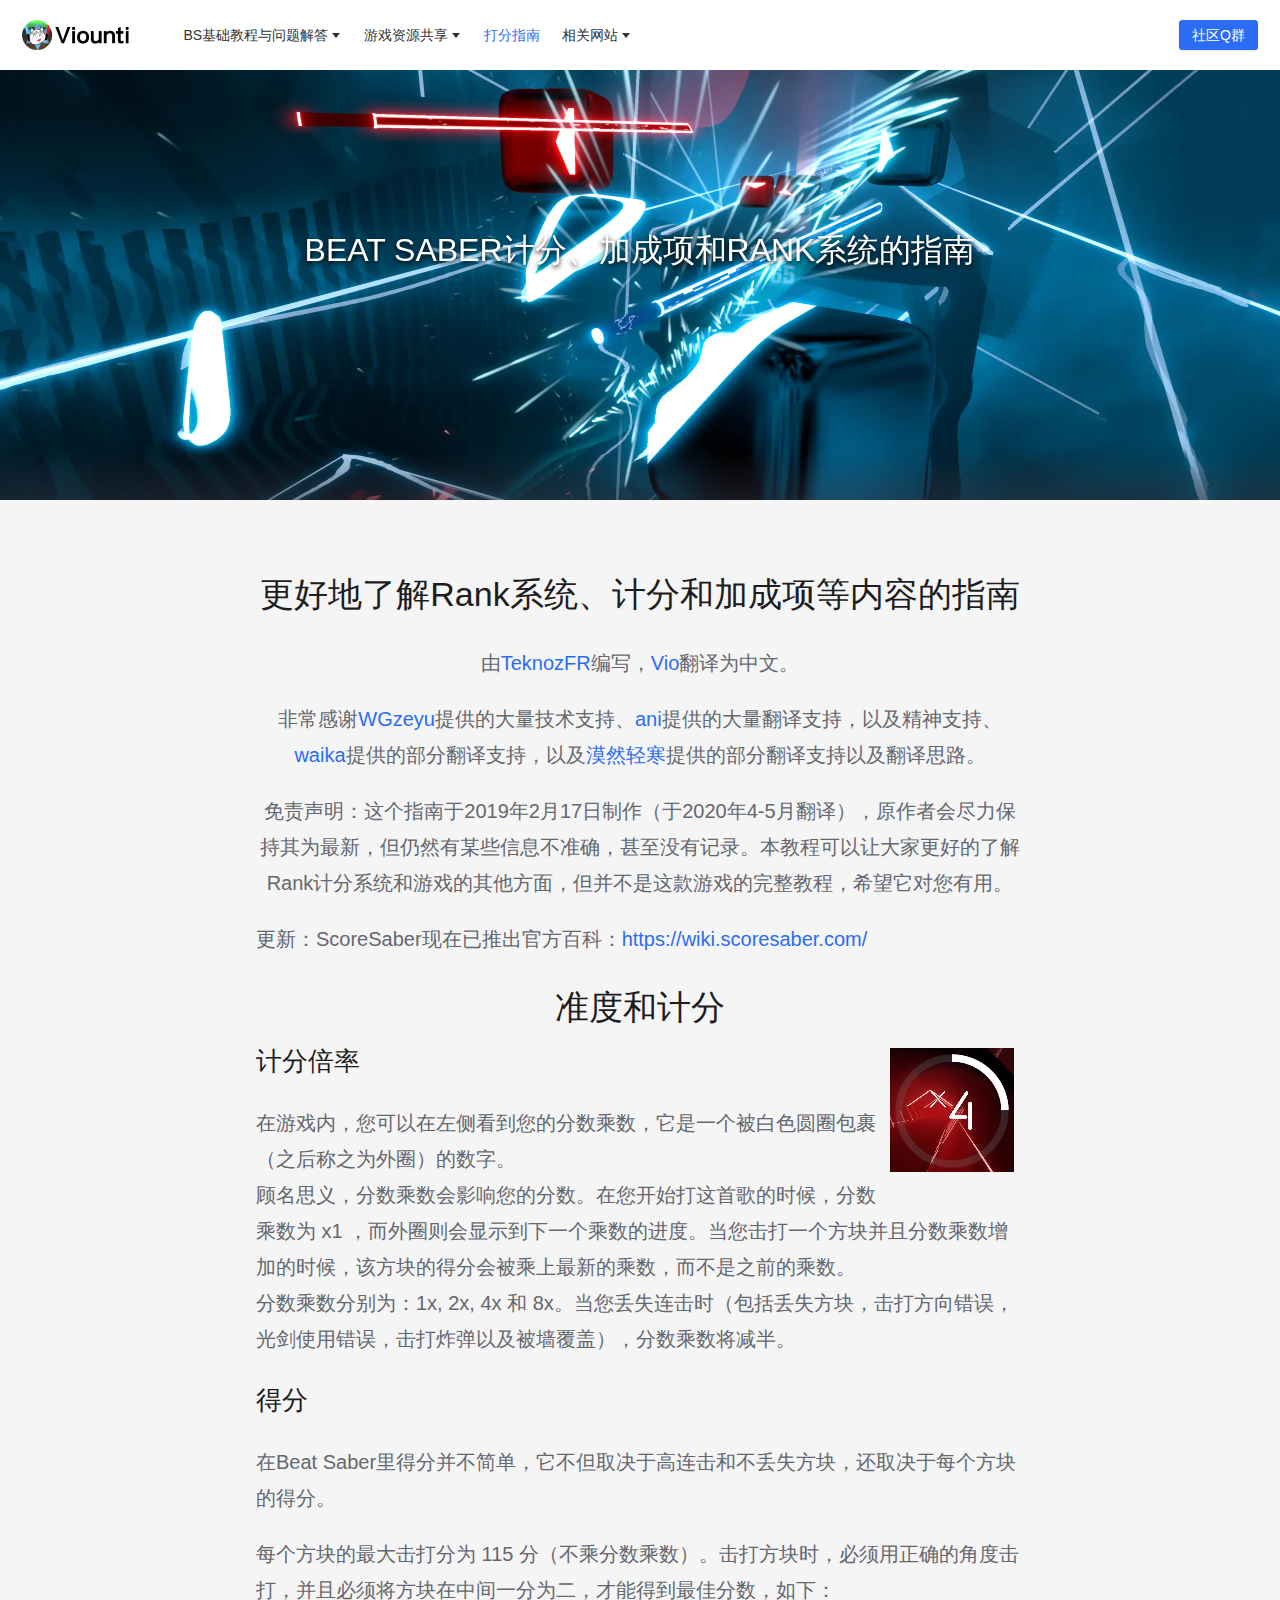
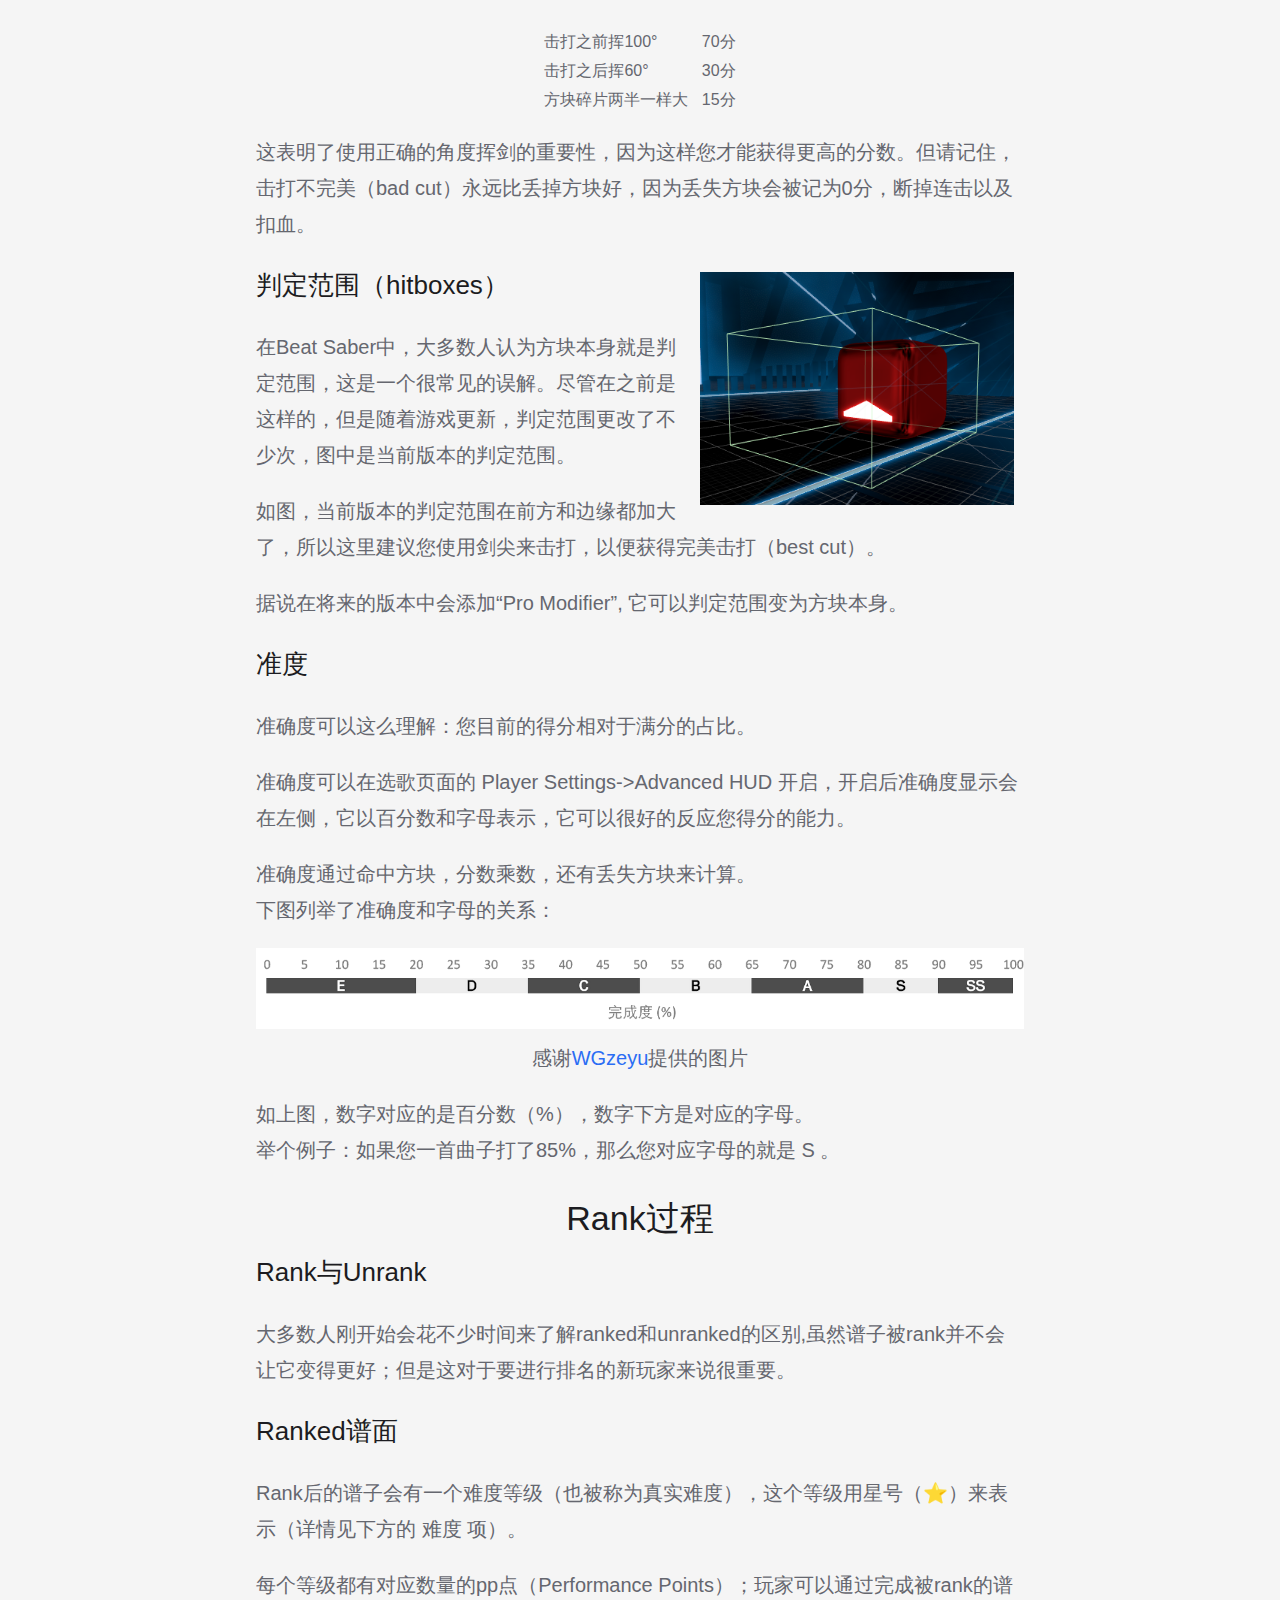
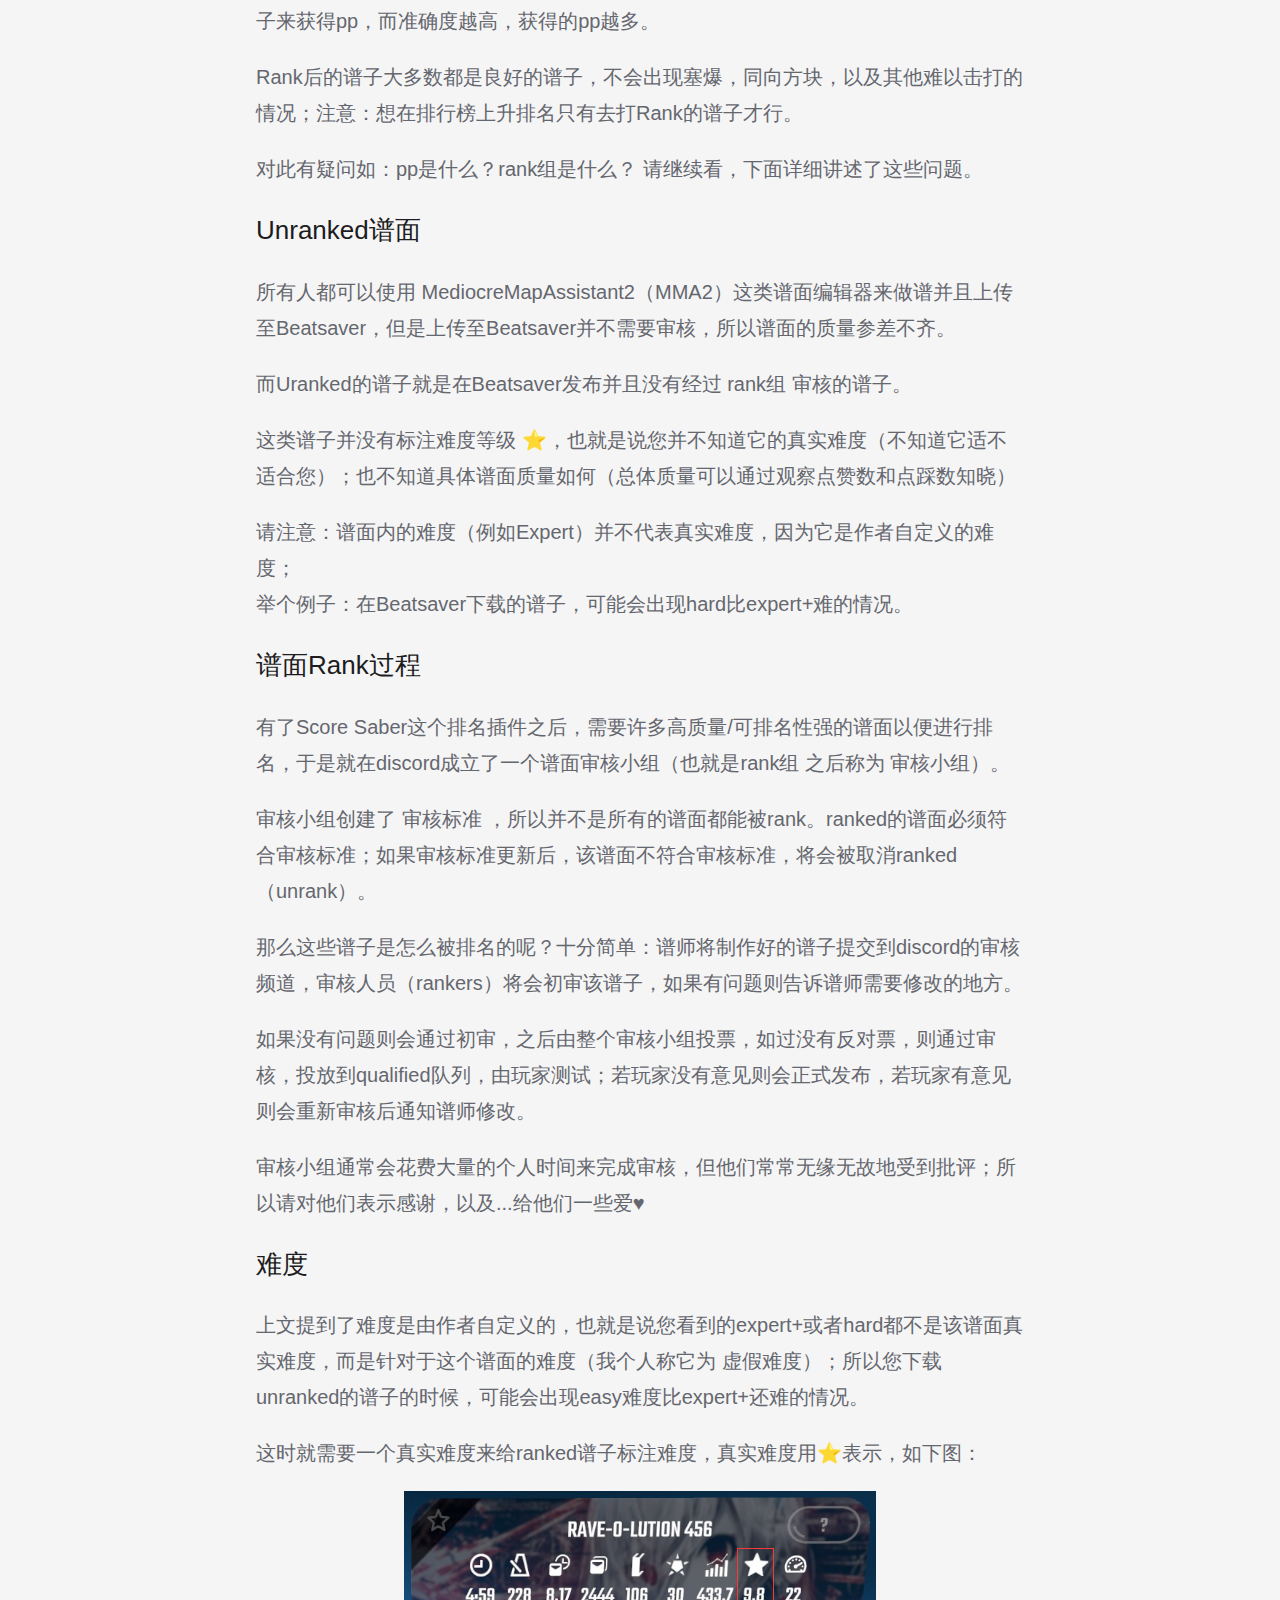
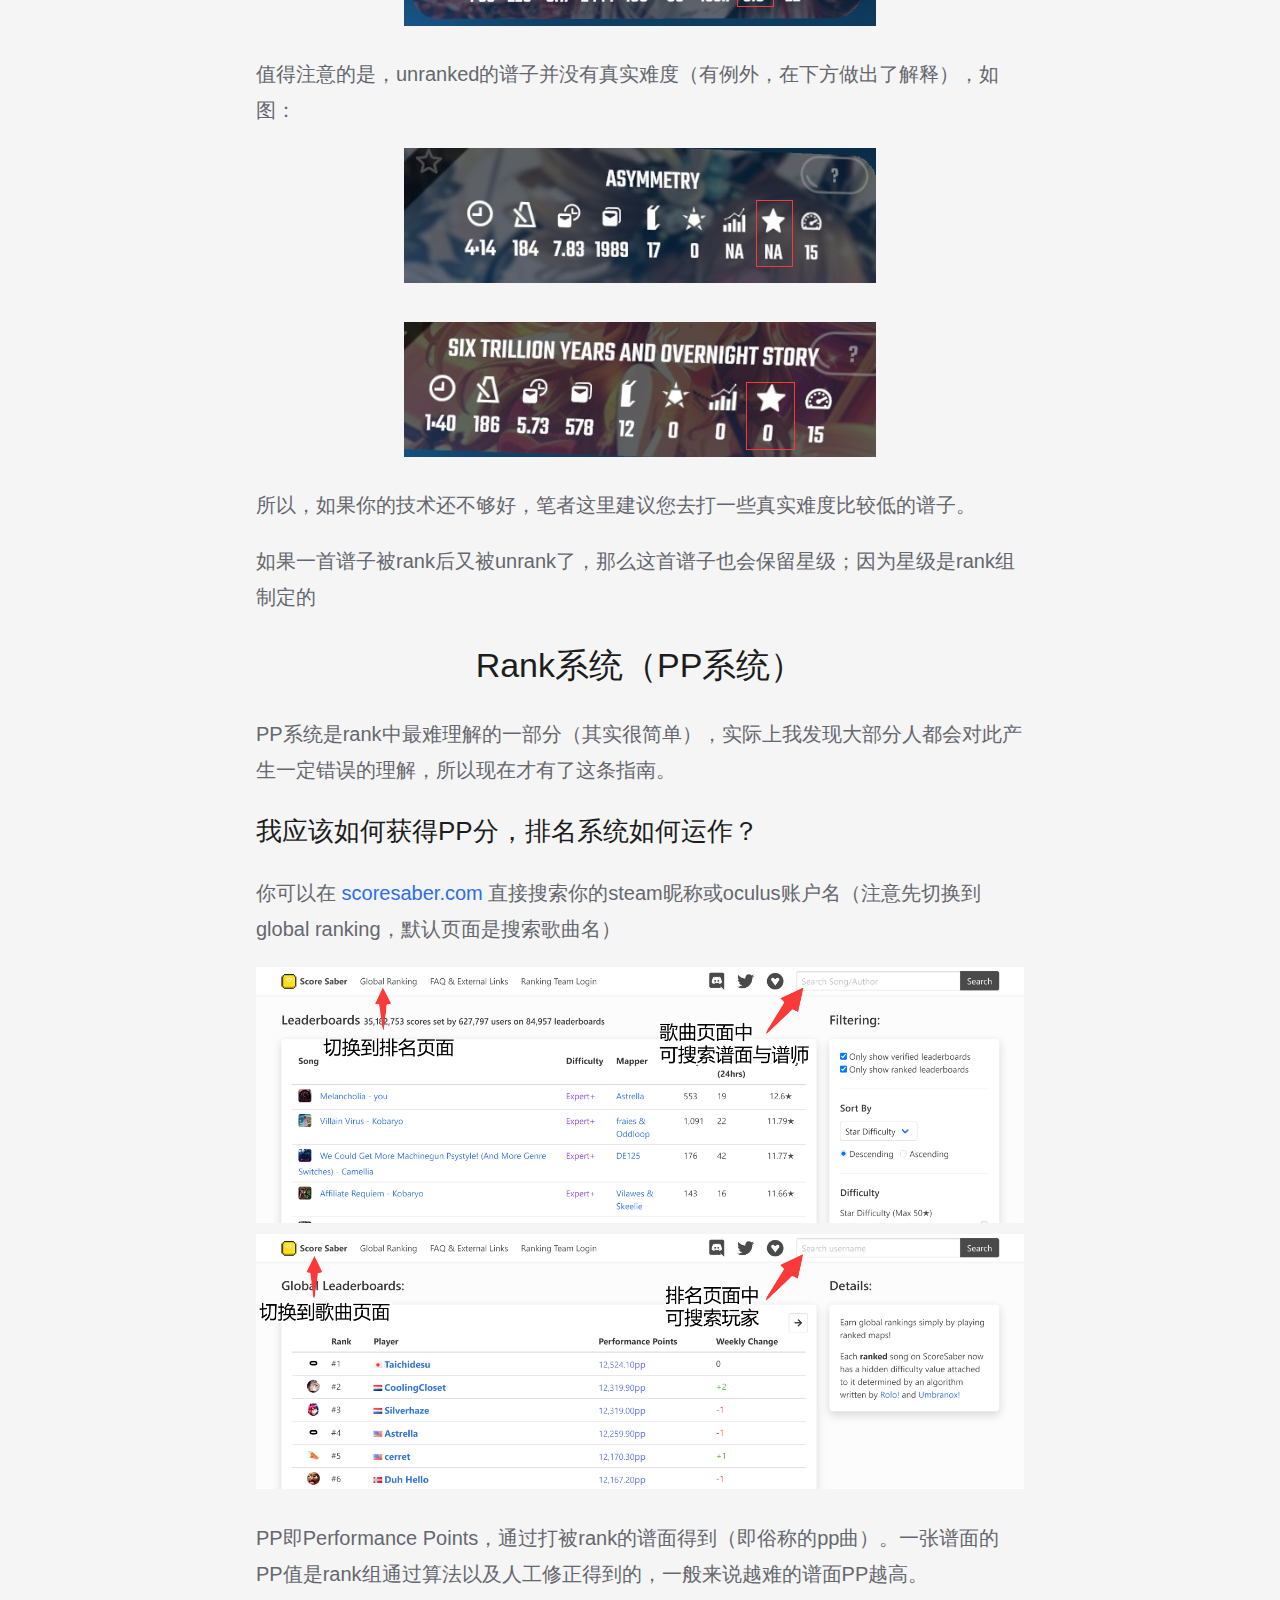
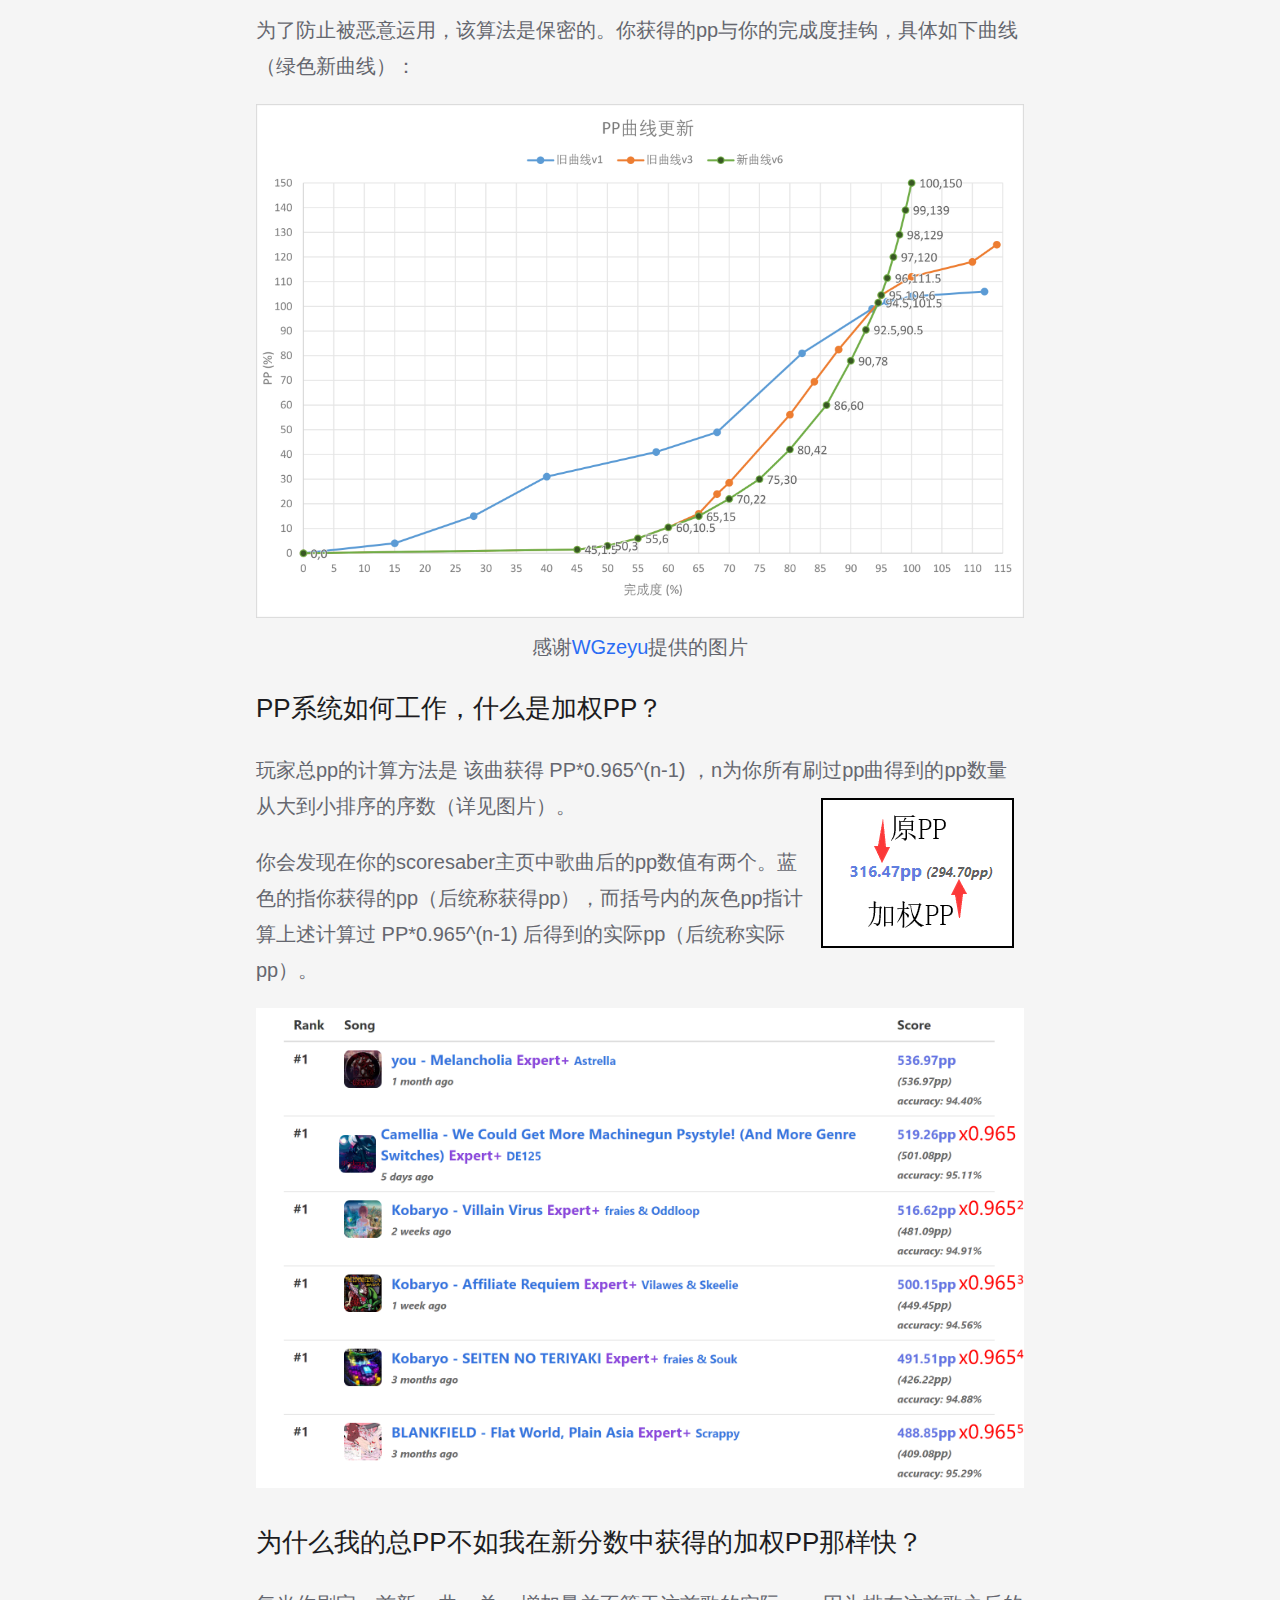
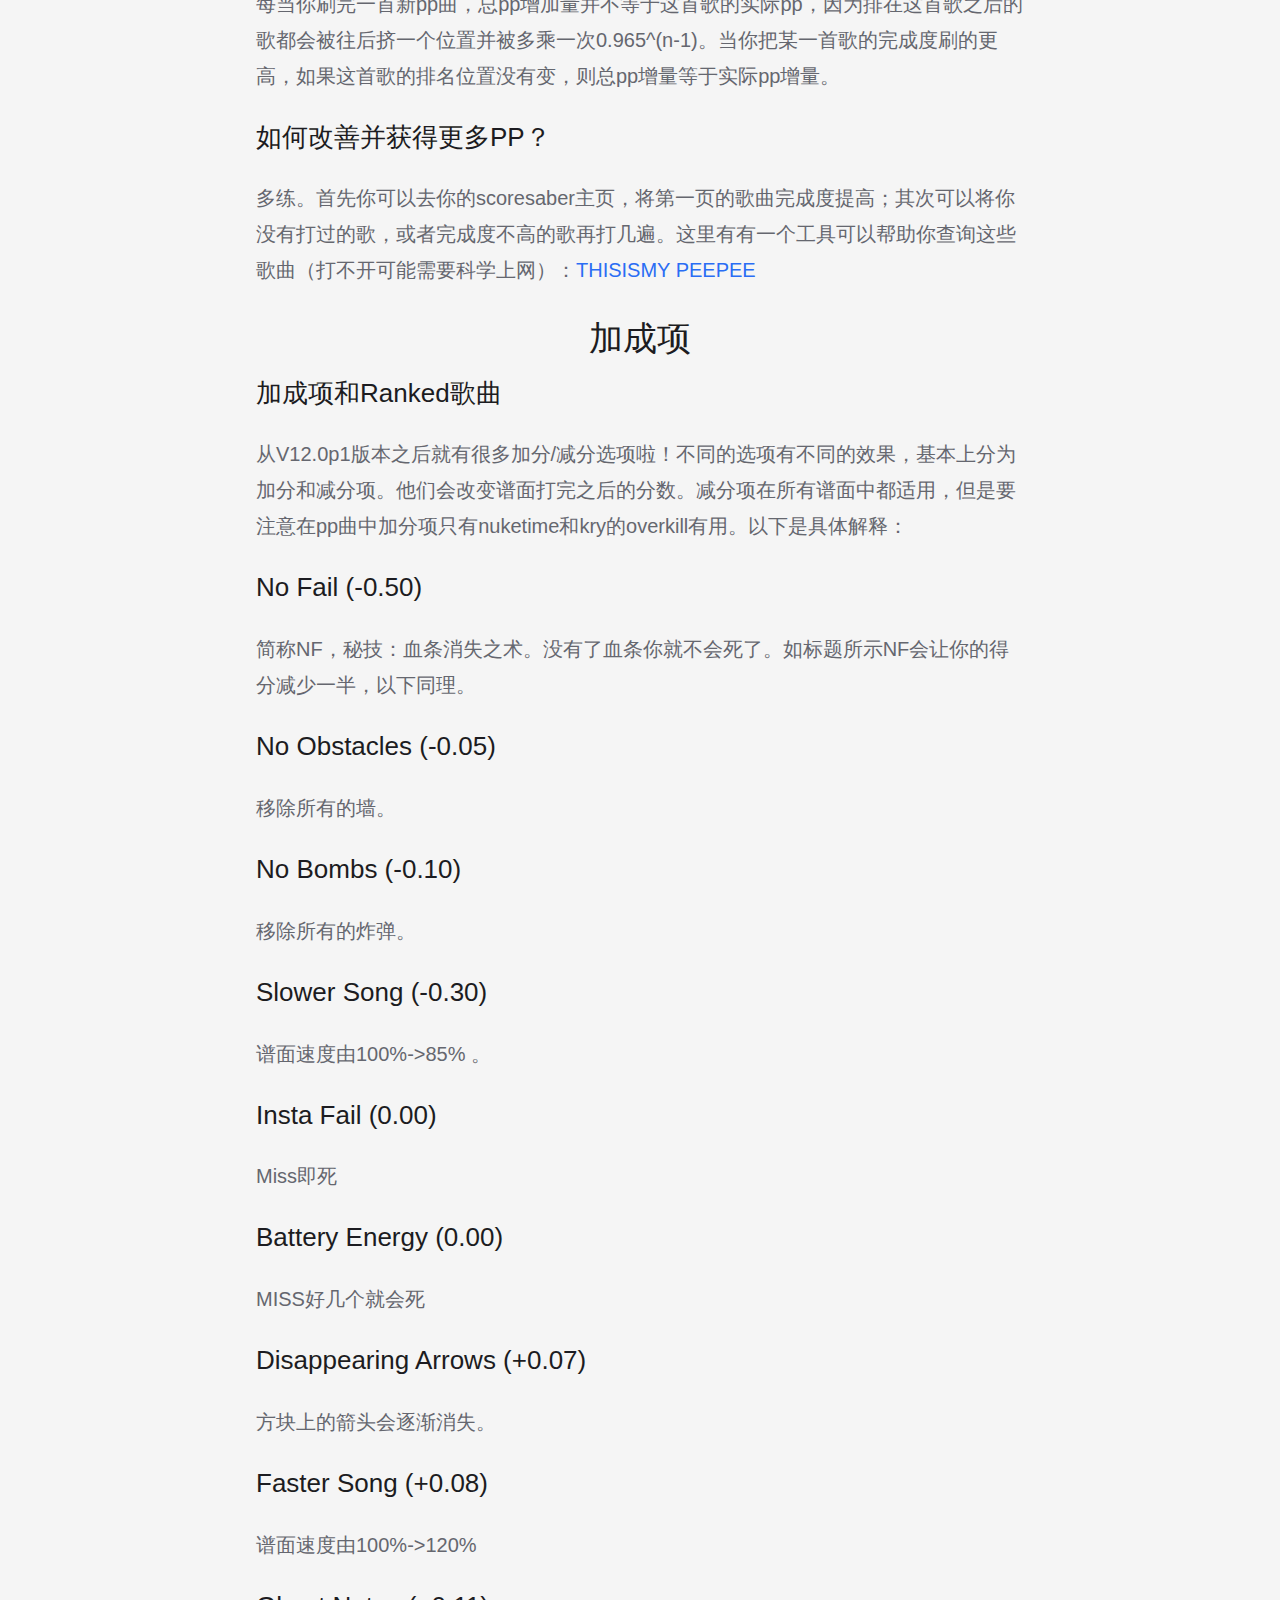
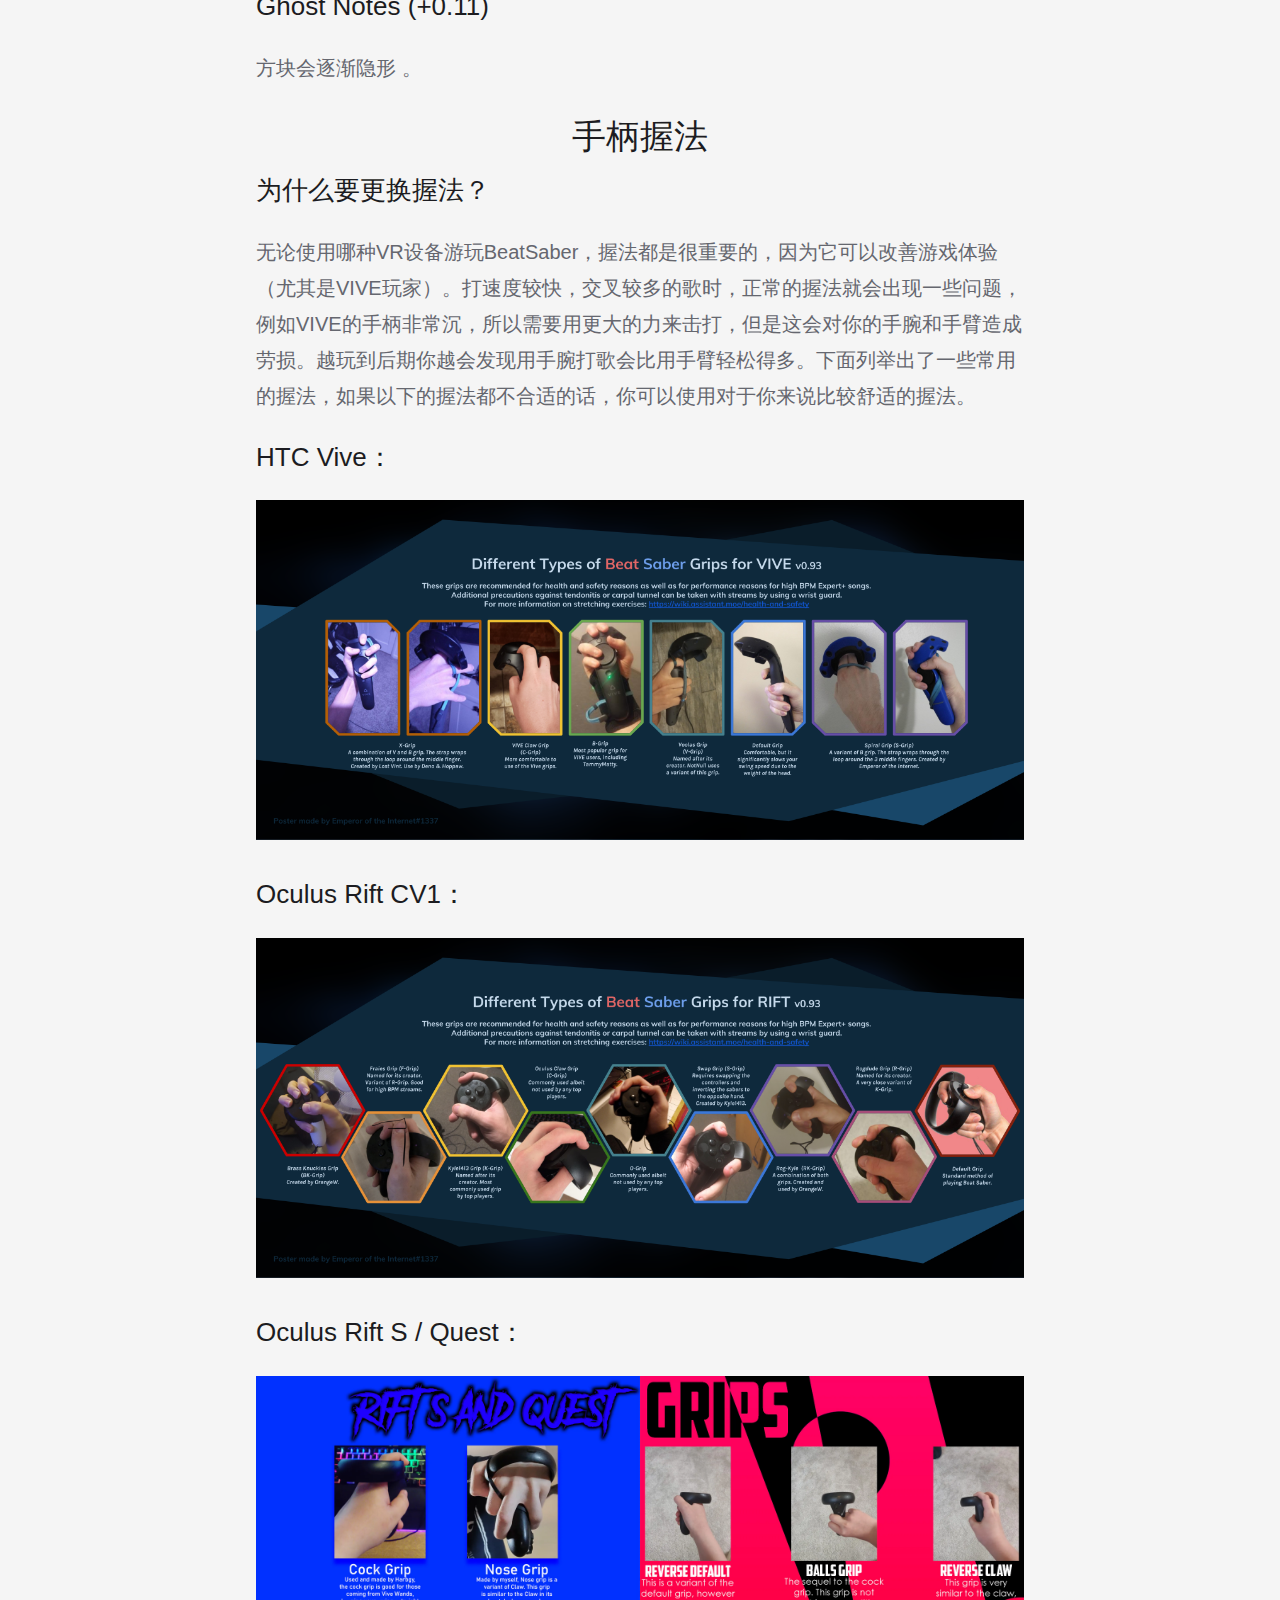
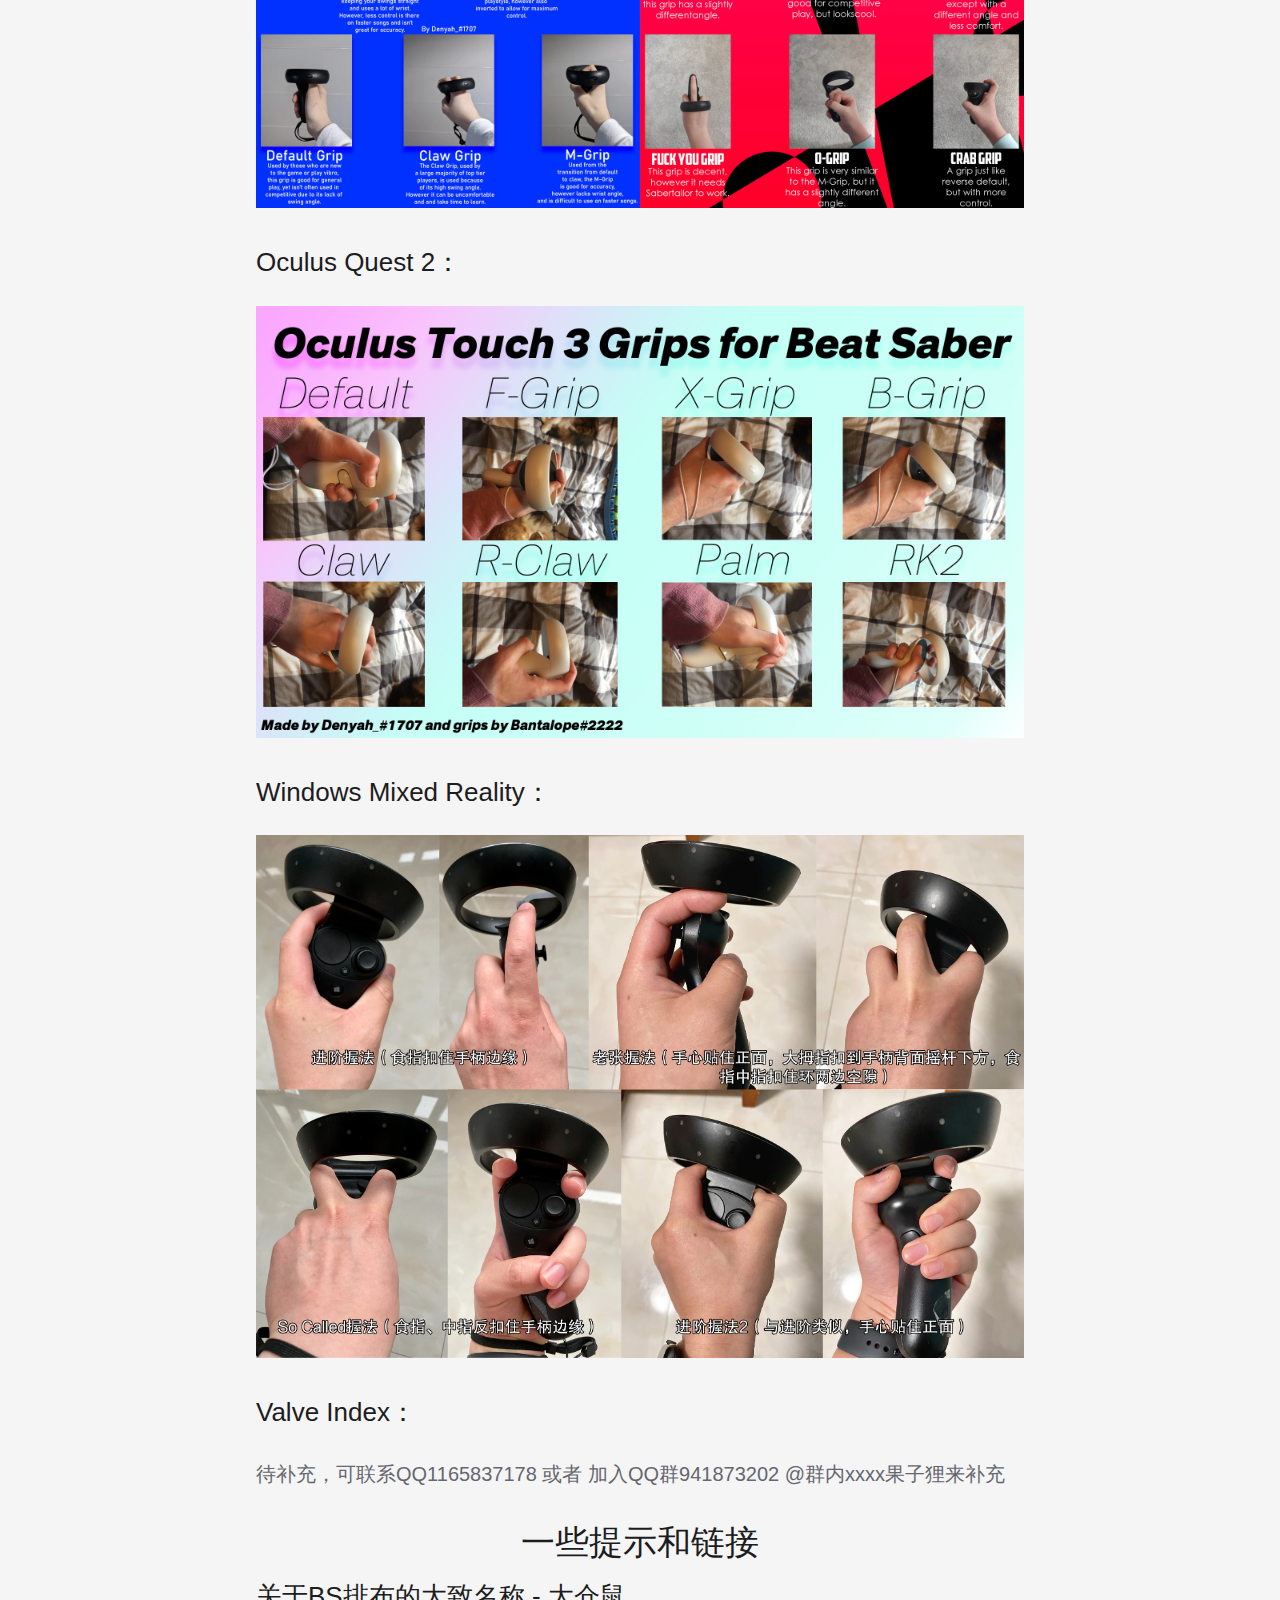
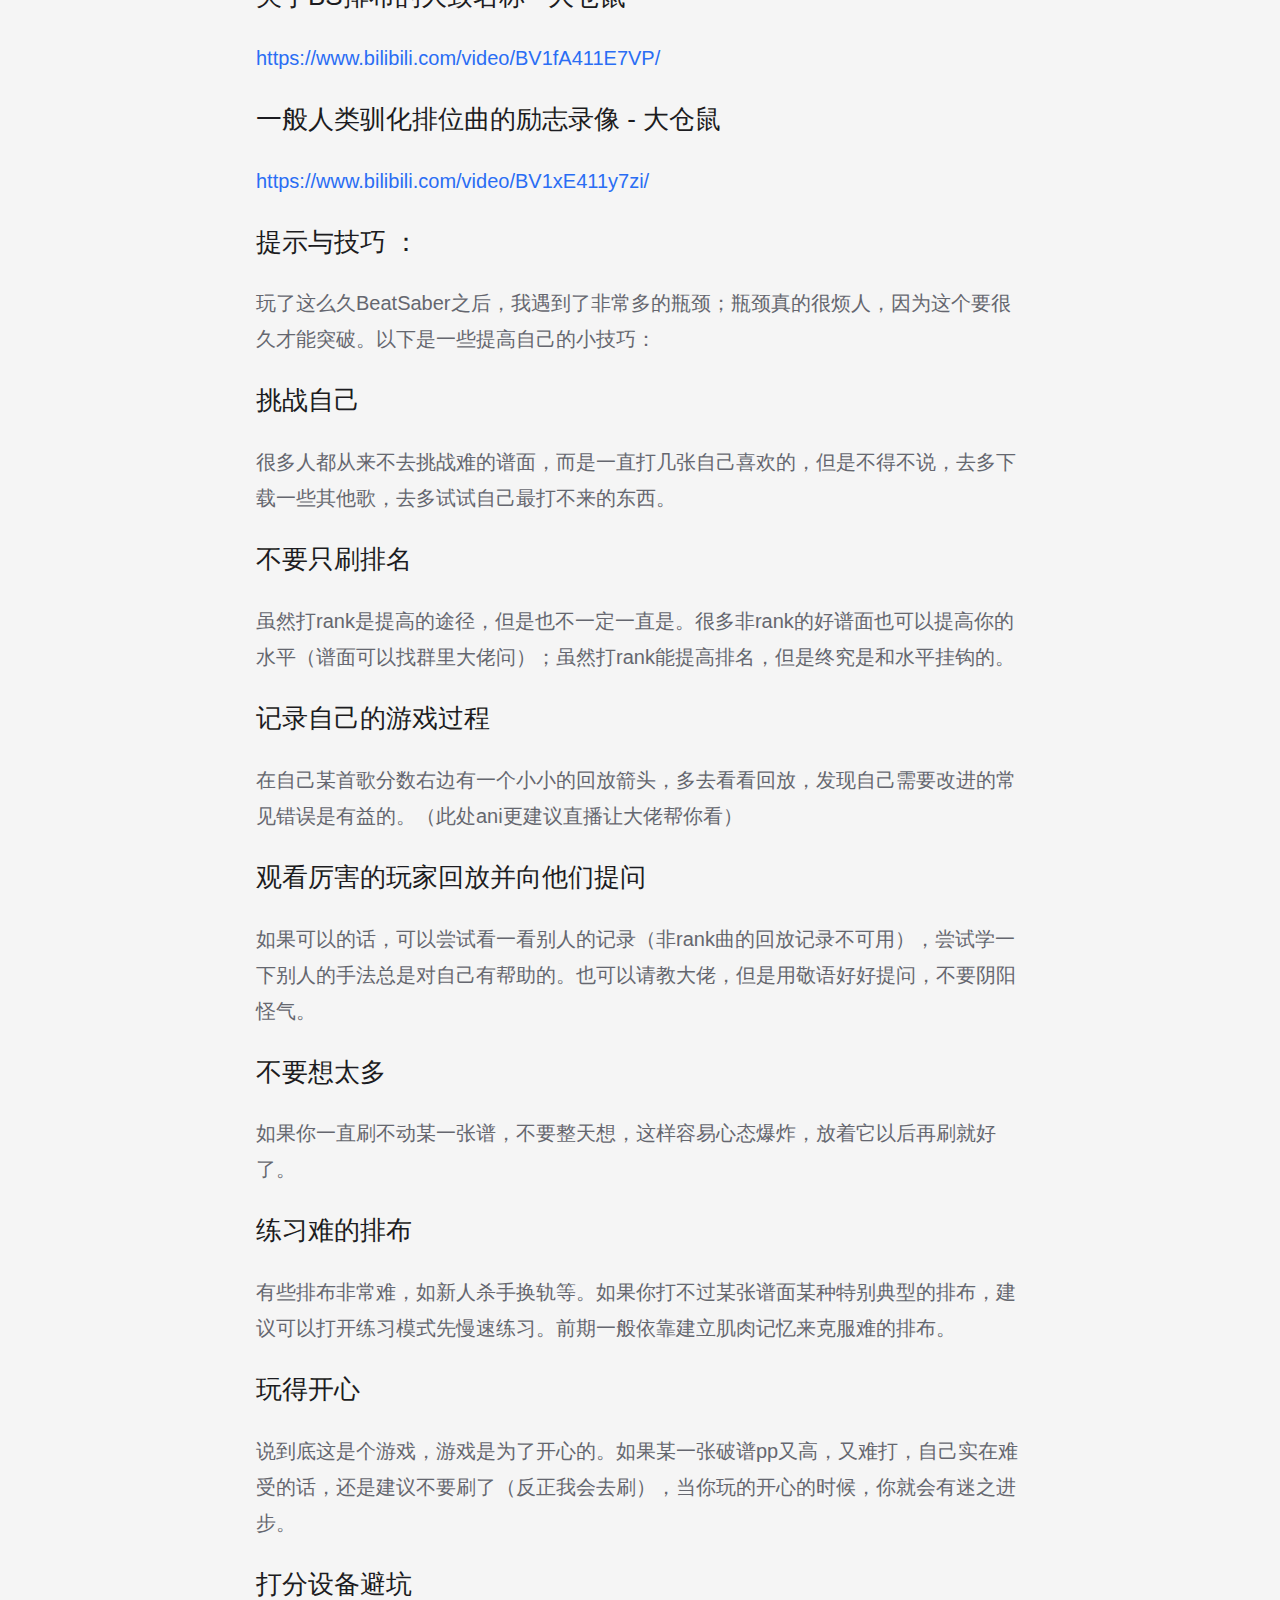
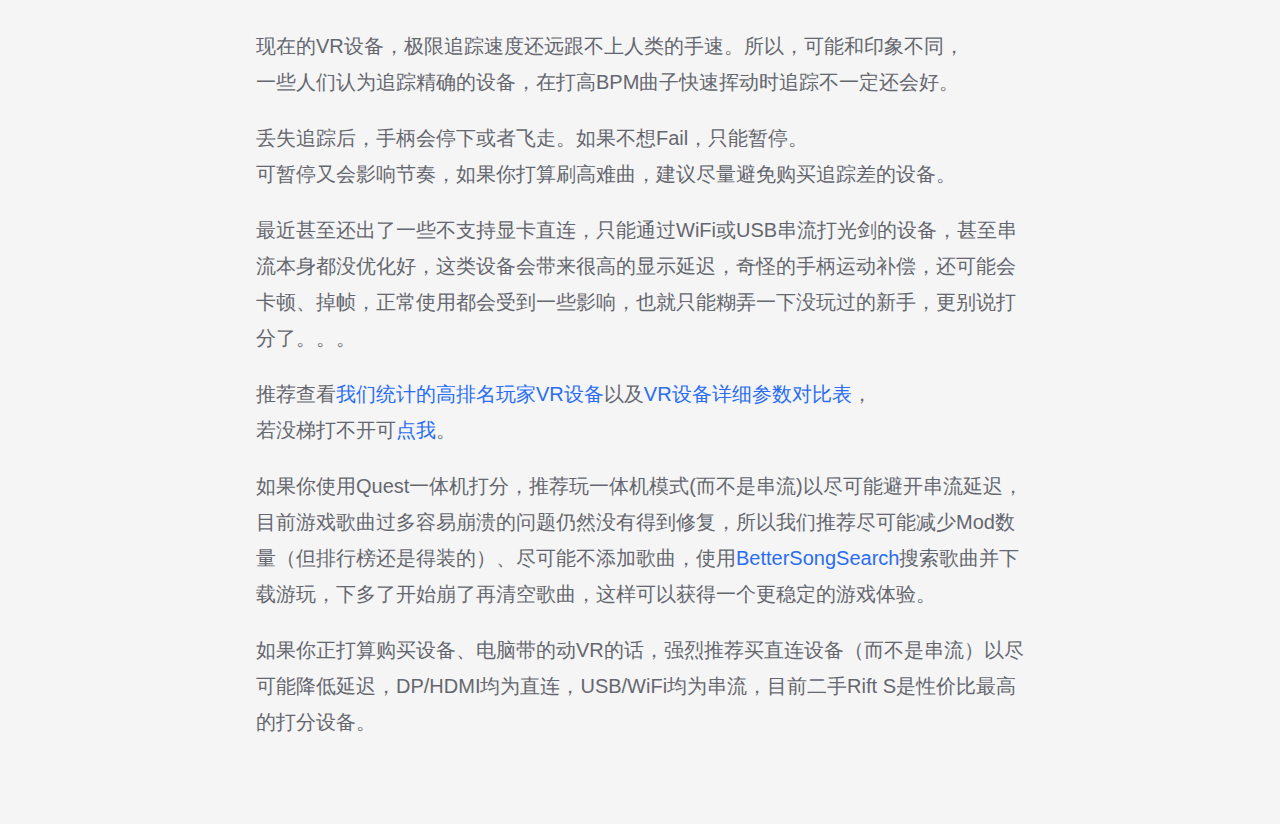
<file: index.html>
<!doctype html>
<html lang="zh" class="no-js">
  <head>
    <meta charset="UTF-8">
    <meta name="viewport" content="width=device-width, initial-scale=1">
    <!--link href='http://fonts.googleapis.com/css?family=Ubuntu:300,400,700' rel='stylesheet' type='text/css'-->
    <script src="assets/js/modernizr.js"></script>
    <!-- Modernizr -->
    <title>Beat Saber打分指南</title>
  	<meta data-vue-meta="true" itemprop="keywords" name="keywords" content="BeatSaber, Beat Saber, 节奏光剑, 节奏空间, VR设备, 打分, Rank, PP, 计分, 排名, 全球排名, 全国排名, 国区, 排行榜, 握法"/>
  	<meta name="description" content="BeatSaber的打分指南，可以让你更好的游玩这款游戏，以及对打分的机制更加了解。">

  	<script>document.getElementsByTagName("html")[0].className += " js";</script>
  	<link id="codyframe" rel="stylesheet" href="assets/codyhouse/css/style.css">
  	<!-- browsers not supporting CSS variables -->
  	<script>
	    if(!('CSS' in window) || !CSS.supports('color', 'var(--color-var)')) {var cfStyle = document.getElementById('codyframe');if(cfStyle) {var href = cfStyle.getAttribute('href');href = href.replace('style.css', 'style-fallback.css');cfStyle.setAttribute('href', href);}}
  	</script>

    <link rel="stylesheet" href="assets/css/reset.css?v=2">
    <!-- CSS reset -->
    <link rel="stylesheet" href="assets/css/style.css?v=3">
    <!-- Resource style -->
    <style>
	  .nav{ /*固定导航栏*/ 
	    position:fixed; 
	    top:0; left:0; 
	    width:100%; 
	    height:70px; 
	    z-index:8; 
	  } 
	  @media screen and (max-width: 1023px) { 
	    .nav{
	      height:50px;
	    }
	  }
	#cd-intro #cd-intro-background {
		height: 100%;
		width: 100%;
		background: url("assets/img/score/cd-intro-background.webp") no-repeat center center;
		background-size: cover;
		box-shadow: 0 0 30px rgba(0, 0, 0, 0.5);
	}
	</style>


<script async src="https://www.googletagmanager.com/gtag/js?id=UA-125410658-2"></script>
<script>
  window.dataLayer = window.dataLayer || [];
  function gtag(){dataLayer.push(arguments);}
  gtag('js', new Date());
  gtag('config', 'UA-125410658-2');
</script>
  </head>

  <body>
    <div style="background:#FFF" class="nav">
	<header class="f-header position-relative js-f-header">
	  <div class="f-header__mobile-content container max-width-lg">
	    <a href="https://space.bilibili.com/17539027" target="_blank" class="f-header__logo">
	      <img width="100%" src="assets/avatar/viounti.png">
	    </a>
	    <button class="reset anim-menu-btn js-anim-menu-btn js-tab-focus f-header__nav-control" aria-label="Toggle menu">
	      <i class="anim-menu-btn__icon anim-menu-btn__icon--close" aria-hidden="true"></i>
	    </button>
	  </div>
	  <div class="f-header__nav" role="navigation">
	    <div class="f-header__nav-grid container max-width-lg">
	      <div class="f-header__nav-logo-wrapper margin-right-lg@md">
	        <a href="https://space.bilibili.com/17539027" target="_blank" class="f-header__logo">
	          <img width="100%" src="assets/avatar/viounti.png">
	        </a>
	      </div>
	      <ul class="f-header__list">
              <li class="f-header__item">
                <a href="http://bs.wgzeyu.com/" class="f-header__link">
                  <span>BS基础教程与问题解答</span>
                  <svg class="f-header__dropdown-icon icon" aria-hidden="true" viewBox="0 0 12 12"><path d="M6,9l4-5H2Z"/></svg>
                </a>
                <ul class="f-header__dropdown">
                  <li><a href="http://bs.wgzeyu.com/pc-guide/" class="f-header__dropdown-link">PC平台 - BS新手教程</a></li>
                  <li><a href="http://bs.wgzeyu.com/pc-faq/" class="f-header__dropdown-link">PC平台 - BS问题解答</a></li>
                  <li><a href="http://bs.wgzeyu.com/oq-guide/" class="f-header__dropdown-link">Quest平台-BS新手教程</a></li>
                  <li><a href="http://bs.wgzeyu.com/buy/" class="f-header__dropdown-link">Beat Saber 购买教程</a></li>
                </ul>
              </li>
              <li class="f-header__item">
                <a href="http://share.wgzeyu.vip/" class="f-header__link">
                  <span>游戏资源共享</span>
                  <svg class="f-header__dropdown-icon icon" aria-hidden="true" viewBox="0 0 12 12"><path d="M6,9l4-5H2Z"/></svg>
                </a>
                <ul class="f-header__dropdown">
                  <li><a href="http://share.wgzeyu.vip/" class="f-header__dropdown-link">主站 | 推荐用于小文件</a></li>
                  <li><a href="http://bs.wgzeyu.com/drive/" class="f-header__dropdown-link">网盘 | 推荐用于大文件</a></li>
                  <li><a href="http://bs.wgzeyu.com/songs/" class="f-header__dropdown-link">同步 | 曲包文件夹同步</a></li>
                </ul>
              </li>
	        <li class="f-header__item"><a href="https://viounti.wgzeyu.vip/" class="f-header__link" aria-current="page">打分指南</a></li>
	        <li class="f-header__item">
	          <a href="#0" class="f-header__link">
	            <span>相关网站</span>
	            <svg class="f-header__dropdown-icon icon" aria-hidden="true" viewBox="0 0 12 12"><path d="M6,9l4-5H2Z"/></svg>
	          </a>
	          <ul class="f-header__dropdown">
                  <li><a href="https://beatsaver.com/" class="f-header__dropdown-link" target="_blank" rel="nofollow">歌曲 | BeatSaver | 官网</a></li>
                  <li><a href="http://beatsaver.wgzeyu.vip/" class="f-header__dropdown-link" target="_blank" rel="nofollow">歌曲 | BeatSaver | 中转</a></li>
                  <li><a href="https://modelsaber.com/" class="f-header__dropdown-link" target="_blank" rel="nofollow">模型 | ModelSa.. | 官网</a></li>
                  <li><a href="http://modelsaber.wgzeyu.vip/" class="f-header__dropdown-link" target="_blank" rel="nofollow">模型 | ModelSa.. | 中转</a></li>
                  <li><a href="http://qosmetics.wgzeyu.vip/" class="f-header__dropdown-link" target="_blank" rel="nofollow">模型 | Qosmetics</a></li>
                  <li><a href="https://scoresaber.com/" class="f-header__dropdown-link" target="_blank" rel="nofollow">排名 | ScoreSaber</a></li>
                  <li><a href="https://www.beatleader.xyz/" class="f-header__dropdown-link" target="_blank" rel="nofollow">排名 | BeatLeader</a></li>
                  <li><a href="https://beat-savior.herokuapp.com/" class="f-header__dropdown-link" target="_blank" rel="nofollow">打分 | Beat Savior</a></li>
                  <li><a href="https://bsaber.com/" class="f-header__dropdown-link" target="_blank" rel="nofollow">综合 | BEASTSABER</a></li>
                  <li><a href="https://bssb.app/" class="f-header__dropdown-link" target="_blank" rel="nofollow">联机 | Server Browser</a></li>
                  <li><a href="https://ocguide.eyw015.com/" class="f-header__dropdown-link" target="_blank" rel="nofollow">科学 | Oculus中文指南</a></li>
                  <li><a href="https://docs.qq.com/sheet/DQmxMZHNPQ1ljWVBE" class="f-header__dropdown-link" target="_blank" rel="nofollow">VR设备详细参数对比表</a></li>
	          </ul>
	        </li>
	      </ul>
	      <ul class="f-header__list margin-left-auto@md">
	        <li class="f-header__item"><a href="#0" class="f-header__btn btn btn--primary" aria-controls="qq-group">社区Q群</a></li>
	      </ul>
	    </div>
	  </div>
	</header>

    </div>

	<section id="cd-intro">
		<div id="cd-intro-background"></div>
		<div id="cd-intro-tagline">
			<h1>Beat Saber计分、加成项和Rank系统的指南</h1>
		</div> <!-- cd-intro-tagline -->
	</section> <!-- #cd-intro -->

	<main class="cd-content">
		<div class="cd-container">
			<h1 style="text-align: center;">更好地了解Rank系统、计分和加成项等内容的指南</h1>
			<!--p style="text-align: center;">一些地方可能读起来不通顺是由于站长是中学生，对于语言的造诣并没有那么高，已经尽力润色翻译后的语句了。</p-->
			<p style="text-align: center;">由<a href="https://bsaber.com/members/teknozfr/" target="_blank">TeknozFR</a>编写，<a href="https://space.bilibili.com/17539027" target="_blank" title="Vio">Vio</a>翻译为中文。</p>
			<p style="text-align: center;">非常感谢<a href="https://space.bilibili.com/557131/" target="_blank" title="WGzeyu">WGzeyu</a>提供的大量技术支持、<a href="https://space.bilibili.com/22596629/" target="_blank" title="ani">ani</a>提供的大量翻译支持，以及精神支持、<a href="https://space.bilibili.com/5523787/" target="_blank" title="waika">waika</a>提供的部分翻译支持，以及<a href="https://steamcommunity.com/profiles/76561198199243262/" target="_blank" title="moran">漠然轻寒</a>提供的部分翻译支持以及翻译思路。</p>
			<p style="text-align: center;">免责声明：这个指南于2019年2月17日制作（于2020年4-5月翻译），原作者会尽力保持其为最新，但仍然有某些信息不准确，甚至没有记录。本教程可以让大家更好的了解Rank计分系统和游戏的其他方面，但并不是这款游戏的完整教程，希望它对您有用。</p>
			<p>
				更新：ScoreSaber现在已推出官方百科：<a href="https://wiki.scoresaber.com/" target="_blank" title="WGzeyu">https://wiki.scoresaber.com/</a>
			</p>
			<!--h2 style="text-align: center;">内容导航</h2>
			<p>1. 准度和计分</p>
			<p>2. Rank过程</p>
			<p>3. Rank系统（PP系统）</p>
			<p>4. 加成项</p>
			<p>5. 手柄握法</p>
			<p>6. 一些提示和链接</p-->

			<h1 style="text-align: center;">准度和计分</h1>

			<h3>计分倍率<img src="assets/img/score/image-1.webp" width="16.146%" alt="分数乘数" style="float:right; margin: 10px;"></h3>
			<p>
				在游戏内，您可以在左侧看到您的分数乘数，它是一个被白色圆圈包裹（之后称之为外圈）的数字。<br>
				顾名思义，分数乘数会影响您的分数。在您开始打这首歌的时候，分数乘数为 x1 ，而外圈则会显示到下一个乘数的进度。当您击打一个方块并且分数乘数增加的时候，该方块的得分会被乘上最新的乘数，而不是之前的乘数。<br>
				分数乘数分别为：1x, 2x, 4x 和 8x。当您丢失连击时（包括丢失方块，击打方向错误，光剑使用错误，击打炸弹以及被墙覆盖），分数乘数将减半。
			</p>

			<h3>得分</h3>
			<p>在Beat Saber里得分并不简单，它不但取决于高连击和不丢失方块，还取决于每个方块的得分。</p>
			<p>
				每个方块的最大击打分为 115 分（不乘分数乘数）。击打方块时，必须用正确的角度击打，并且必须将方块在中间一分为二，才能得到最佳分数，如下：
				<div align="center">
					<table>
						<!--tr> 
							<th>挥剑角度</th>
							<th>得分</th>
						</tr-->
						<tr>
							<td>击打之前挥100°</td>
							<td>70分</td>
						</tr>
						<tr>
							<td>击打之后挥60°</td>
							<td>30分</td>
						</tr>
						<tr>
							<td>方块碎片两半一样大&nbsp;&nbsp;&nbsp;</td>
							<td>15分</td>
						</tr>
					</table>
				</div>
			</p>
			<p>这表明了使用正确的角度挥剑的重要性，因为这样您才能获得更高的分数。但请记住，击打不完美（bad cut）永远比丢掉方块好，因为丢失方块会被记为0分，断掉连击以及扣血。</p>

			<h3>判定范围（hitboxes）<img src="assets/img/score/image-2.webp" width="40.885%" alt="判定范围1.9" style="float:right; margin: 10px;"></h3>
			<p>在Beat Saber中，大多数人认为方块本身就是判定范围，这是一个很常见的误解。尽管在之前是这样的，但是随着游戏更新，判定范围更改了不少次，图中是当前版本的判定范围。</p>
			<p>如图，当前版本的判定范围在前方和边缘都加大了，所以这里建议您使用剑尖来击打，以便获得完美击打（best cut）。</p>
			<p><i>据说在将来的版本中会添加“Pro Modifier”,	它可以判定范围变为方块本身。</i></p>

			<h3>准度</h3>
			<p>准确度可以这么理解：您目前的得分相对于满分的占比。</p>
			<p>准确度可以在选歌页面的 Player Settings->Advanced HUD 开启，开启后准确度显示会在左侧，它以百分数和字母表示，它可以很好的反应您得分的能力。</p>
			<p>准确度通过命中方块，分数乘数，还有丢失方块来计算。<br>下图列举了准确度和字母的关系：</p>
			<p align="center"><img width="100%" src="assets/img/score/score2.webp"><br>感谢<a href="https://space.bilibili.com/557131" target="_blank" title="WGzeyu">WGzeyu</a>提供的图片</p>
			<p>如上图，数字对应的是百分数（%），数字下方是对应的字母。<br>举个例子：如果您一首曲子打了85%，那么您对应字母的就是 S 。</p>

			<h1 style="text-align: center;">Rank过程<!--Rank与Unrank--></h1>

			<h3>Rank与Unrank</h3>
			<p>大多数人刚开始会花不少时间来了解ranked和unranked的区别,虽然谱子被rank并不会让它变得更好；但是这对于要进行排名的新玩家来说很重要。</p>

			<h3>Ranked谱面</h3>
			<p>Rank后的谱子会有一个难度等级（也被称为真实难度），这个等级用星号（⭐）来表示（详情见下方的 难度 项）。</p>
			<p>每个等级都有对应数量的pp点（Performance Points）；玩家可以通过完成被rank的谱子来获得pp，而准确度越高，获得的pp越多。</p>
			<p>Rank后的谱子大多数都是良好的谱子，不会出现塞爆，同向方块，以及其他难以击打的情况；注意：想在排行榜上升排名只有去打Rank的谱子才行。</p>
			<p><i>对此有疑问如：pp是什么？rank组是什么？ 请继续看，下面详细讲述了这些问题。</i></p>

			<h3>Unranked谱面</h3>
			<p>所有人都可以使用 MediocreMapAssistant2（MMA2）这类谱面编辑器来做谱并且上传至Beatsaver，但是上传至Beatsaver并不需要审核，所以谱面的质量参差不齐。</p>
			<p>而Uranked的谱子就是在Beatsaver发布并且没有经过 rank组 审核的谱子。</p>
			<p>这类谱子并没有标注难度等级 ⭐，也就是说您并不知道它的真实难度（不知道它适不适合您）；也不知道具体谱面质量如何（总体质量可以通过观察点赞数和点踩数知晓）</p>
			<p><i>请注意：谱面内的难度（例如Expert）并不代表真实难度，因为它是作者自定义的难度；</i><br><i>举个例子：在Beatsaver下载的谱子，可能会出现hard比expert+难的情况。</i></p>

			<h3>谱面Rank过程</h3>
			<p>有了Score Saber这个排名插件之后，需要许多高质量/可排名性强的谱面以便进行排名，于是就在discord成立了一个谱面审核小组（也就是rank组 之后称为 审核小组）。</p>
			<p>审核小组创建了 审核标准 ，所以并不是所有的谱面都能被rank。ranked的谱面必须符合审核标准；如果审核标准更新后，该谱面不符合审核标准，将会被取消ranked（unrank）。</p>
			<p>那么这些谱子是怎么被排名的呢？十分简单：谱师将制作好的谱子提交到discord的审核频道，审核人员（rankers）将会初审该谱子，如果有问题则告诉谱师需要修改的地方。</p>
			<p>如果没有问题则会通过初审，之后由整个审核小组投票，如过没有反对票，则通过审核，投放到qualified队列，由玩家测试；若玩家没有意见则会正式发布，若玩家有意见则会重新审核后通知谱师修改。</p>
			<p>审核小组通常会花费大量的个人时间来完成审核，但他们常常无缘无故地受到批评；所以请对他们表示感谢，以及...给他们一些爱♥</p>

			<h3>难度</h3>
            <p>上文提到了难度是由作者自定义的，也就是说您看到的expert+或者hard都不是该谱面真实难度，而是针对于这个谱面的难度（我个人称它为 虚假难度）；所以您下载unranked的谱子的时候，可能会出现easy难度比expert+还难的情况。</p>
			<p>
				这时就需要一个真实难度来给ranked谱子标注难度，真实难度用⭐表示，如下图：<br>
				<div style="text-align:center;"><img width="61.459%" src="assets/img/score/rank-1.webp" title="真实难度"></div>
				
			</p>
			<p>
				值得注意的是，unranked的谱子并没有真实难度（有例外，在下方做出了解释），如图：<br>
				<div style="text-align:center;"><img width="61.459%" src="assets/img/score/unrank-2.webp"></div><br>
				<div style="text-align:center;"><img width="61.459%" src="assets/img/score/unrank-1.webp"></div>
			</p>
			<p>所以，如果你的技术还不够好，笔者这里建议您去打一些真实难度比较低的谱子。</p>
			<p><i>如果一首谱子被rank后又被unrank了，那么这首谱子也会保留星级；因为星级是rank组制定的</i></p>

			<h1 style="text-align: center;">Rank系统（PP系统）</h1>

			<p>PP系统是rank中最难理解的一部分（其实很简单），实际上我发现大部分人都会对此产生一定错误的理解，所以现在才有了这条指南。</p>

			<h3>我应该如何获得PP分，排名系统如何运作？</h3>
			<p>你可以在 <a href="https://scoresaber.com/" target="_blank">scoresaber.com</a> 直接搜索你的steam昵称或oculus账户名（注意先切换到global ranking，默认页面是搜索歌曲名）</p>
			<p align="center">
				<img src="assets/img/score/s1.webp" width="100%"><br>
				<img src="assets/img/score/s2.webp" width="100%">
			</p>
			<p>PP即Performance Points，通过打被rank的谱面得到（即俗称的pp曲）。一张谱面的PP值是rank组通过算法以及人工修正得到的，一般来说越难的谱面PP越高。</p>
			<p>为了防止被恶意运用，该算法是保密的。你获得的pp与你的完成度挂钩，具体如下曲线（绿色新曲线）：</p>
			<p align="center"><img src="assets/img/score/PPCv6.webp" width="100%" title="PP曲线"><br>感谢<a href="https://space.bilibili.com/557131" target="_blank" title="WGzeyu">WGzeyu</a>提供的图片</p>

			<h3>PP系统如何工作，什么是加权PP？</h3>
			<p>玩家总pp的计算方法是 该曲获得 PP*0.965^(n-1) ，n为你所有刷过pp曲得到的pp数量从大到小排序的序数（详见图片）。<img src="assets/img/score/jiaquan.webp" width="25.130%" style="float:right; margin: 10px;"></p>
			<p>你会发现在你的scoresaber主页中歌曲后的pp数值有两个。蓝色的指你获得的pp（后统称获得pp），而括号内的灰色pp指计算上述计算过 PP*0.965^(n-1) 后得到的实际pp（后统称实际pp）。</p>
			<p align="center"><img src="assets/img/score/song2.webp" width="100%" title="PP系统"></p>
			
			<h3>为什么我的总PP不如我在新分数中获得的加权PP那样快？</h3>
			<p>每当你刷完一首新pp曲，总pp增加量并不等于这首歌的实际pp，因为排在这首歌之后的歌都会被往后挤一个位置并被多乘一次0.965^(n-1)。当你把某一首歌的完成度刷的更高，如果这首歌的排名位置没有变，则总pp增量等于实际pp增量。</p>

			<h3>如何改善并获得更多PP？</h3>
			<p>多练。首先你可以去你的scoresaber主页，将第一页的歌曲完成度提高；其次可以将你没有打过的歌，或者完成度不高的歌再打几遍。这里有有一个工具可以帮助你查询这些歌曲（打不开可能需要科学上网）：<a href="https://scoresaber.balibalo.xyz/peepee" target="_blank" title="THISISMY PEEPEE">THISISMY PEEPEE</a></p>

			<h1 style="text-align: center;">加成项</h1>
			<h3>加成项和Ranked歌曲</h3>
			<p>从V12.0p1版本之后就有很多加分/减分选项啦！不同的选项有不同的效果，基本上分为加分和减分项。他们会改变谱面打完之后的分数。减分项在所有谱面中都适用，但是要注意在pp曲中加分项只有nuketime和kry的overkill有用。以下是具体解释：</p>

			<h3>No Fail (-0.50)</h3>
			<p>简称NF，秘技：血条消失之术。没有了血条你就不会死了。如标题所示NF会让你的得分减少一半，以下同理。</p>

			<h3>No Obstacles (-0.05)</h3>
			<p>移除所有的墙。</p>

			<h3>No Bombs (-0.10)</h3>
			<p>移除所有的炸弹。</p>

			<h3>Slower Song (-0.30)</h3>
			<p>谱面速度由100%->85% 。</p>

			<h3>Insta Fail (0.00)</h3>
			<p>Miss即死</p>

			<h3>Battery Energy (0.00)</h3>
			<p>MISS好几个就会死</p>

			<h3>Disappearing Arrows (+0.07)</h3>
			<p>方块上的箭头会逐渐消失。</p>

			<h3>Faster Song (+0.08)</h3>
			<p>谱面速度由100%->120% </p>

			<h3>Ghost Notes (+0.11)</h3>
			<p>方块会逐渐隐形 。</p>

			<h1 style="text-align: center;">手柄握法</h1>

			<h3>为什么要更换握法？</h3>
			<p>无论使用哪种VR设备游玩BeatSaber，握法都是很重要的，因为它可以改善游戏体验（尤其是VIVE玩家）。打速度较快，交叉较多的歌时，正常的握法就会出现一些问题，例如VIVE的手柄非常沉，所以需要用更大的力来击打，但是这会对你的手腕和手臂造成劳损。越玩到后期你越会发现用手腕打歌会比用手臂轻松得多。下面列举出了一些常用的握法，如果以下的握法都不合适的话，你可以使用对于你来说比较舒适的握法。</p>

			<h3>HTC Vive：</h3>
			<p><img src="assets/img/score/vive.webp" width="100%" title="vive"></p>

			<h3>Oculus Rift CV1：</h3>
			<p><img src="assets/img/score/OCT.1.webp" width="100%" title="cv1"></p>

			<h3>Oculus Rift S / Quest：</h3>
			<p><img src="assets/img/score/OCT.2.webp" width="100%" title="ocs"></p>

			<h3>Oculus Quest 2：</h3>
			<p><img src="assets/img/score/OCT.3.webp" width="100%" title="ocq2"></p>

			<h3>Windows Mixed Reality：</h3>
			<p><img src="assets/img/score/MR.webp" width="100%" title="MR"></p>

			<h3>Valve Index：</h3>
			<p>待补充，可联系QQ1165837178 或者 加入QQ群941873202 @群内xxxx果子狸来补充</p>

			<h1 style="text-align: center;">一些提示和链接</h1>

			<h3>关于BS排布的大致名称 - 大仓鼠</h3>
			<p><a href="https://www.bilibili.com/video/BV1fA411E7VP/" target="_blank">https://www.bilibili.com/video/BV1fA411E7VP/</a></p>

			<h3>一般人类驯化排位曲的励志录像 - 大仓鼠</h3>
			<p><a href="https://www.bilibili.com/video/BV1xE411y7zi/" target="_blank">https://www.bilibili.com/video/BV1xE411y7zi/</a></p>

			<h3>提示与技巧 ：</h3>
			<p>玩了这么久BeatSaber之后，我遇到了非常多的瓶颈；瓶颈真的很烦人，因为这个要很久才能突破。以下是一些提高自己的小技巧：</p>

			<h3>挑战自己</h3>
			<p>很多人都从来不去挑战难的谱面，而是一直打几张自己喜欢的，但是不得不说，去多下载一些其他歌，去多试试自己最打不来的东西。</p>

			<h3>不要只刷排名</h3>
			<p>虽然打rank是提高的途径，但是也不一定一直是。很多非rank的好谱面也可以提高你的水平（谱面可以找群里大佬问）；虽然打rank能提高排名，但是终究是和水平挂钩的。</p>

			<h3>记录自己的游戏过程</h3>
			<p>在自己某首歌分数右边有一个小小的回放箭头，多去看看回放，发现自己需要改进的常见错误是有益的。（此处ani更建议直播让大佬帮你看）</p>

			<h3>观看厉害的玩家回放并向他们提问</h3>
			<p>如果可以的话，可以尝试看一看别人的记录（非rank曲的回放记录不可用），尝试学一下别人的手法总是对自己有帮助的。也可以请教大佬，但是用敬语好好提问，不要阴阳怪气。</p>

			<h3>不要想太多</h3>
			<p>如果你一直刷不动某一张谱，不要整天想，这样容易心态爆炸，放着它以后再刷就好了。</p>

			<h3>练习难的排布</h3>
			<p>有些排布非常难，如新人杀手换轨等。如果你打不过某张谱面某种特别典型的排布，建议可以打开练习模式先慢速练习。前期一般依靠建立肌肉记忆来克服难的排布。</p>

			<h3>玩得开心</h3>
			<p>说到底这是个游戏，游戏是为了开心的。如果某一张破谱pp又高，又难打，自己实在难受的话，还是建议不要刷了（反正我会去刷），当你玩的开心的时候，你就会有迷之进步。</p>

			<h3>打分设备避坑</h3>
			<p>现在的VR设备，极限追踪速度还远跟不上人类的手速。所以，可能和印象不同，<br>一些人们认为追踪精确的设备，在打高BPM曲子快速挥动时追踪不一定还会好。</p>
			<p>丢失追踪后，手柄会停下或者飞走。如果不想Fail，只能暂停。<br>可暂停又会影响节奏，如果你打算刷高难曲，建议尽量避免购买追踪差的设备。</p>
			<p>最近甚至还出了一些不支持显卡直连，只能通过WiFi或USB串流打光剑的设备，甚至串流本身都没优化好，这类设备会带来很高的显示延迟，奇怪的手柄运动补偿，还可能会卡顿、掉帧，正常使用都会受到一些影响，也就只能糊弄一下没玩过的新手，更别说打分了。。。</p>
			<p>推荐查看<a href="https://github.com/WGzeyu/RankerDevices/blob/main/README.md" target="_blank">我们统计的高排名玩家VR设备</a>以及<a href="https://docs.qq.com/sheet/DQmxMZHNPQ1ljWVBE" target="_blank">VR设备详细参数对比表</a>，<br>若没梯打不开可<a href="https://t.bilibili.com/760545241250922576" target="_blank">点我</a>。</p>
			<p>如果你使用Quest一体机打分，推荐玩一体机模式(而不是串流)以尽可能避开串流延迟，目前游戏歌曲过多容易崩溃的问题仍然没有得到修复，所以我们推荐尽可能减少Mod数量（但排行榜还是得装的）、尽可能不添加歌曲，使用<a href="https://bs.wgzeyu.com/oq-guide/#addsong_bss" target="_blank">BetterSongSearch</a>搜索歌曲并下载游玩，下多了开始崩了再清空歌曲，这样可以获得一个更稳定的游戏体验。</p>
			<p>如果你正打算购买设备、电脑带的动VR的话，强烈推荐买直连设备（而不是串流）以尽可能降低延迟，DP/HDMI均为直连，USB/WiFi均为串流，目前二手Rift S是性价比最高的打分设备。</p>

		</div>
	</main> <!-- cd-content -->

	<div class="modal modal--animate-translate-up flex flex-center bg-contrast-higher bg-opacity-90% padding-md js-modal" id="qq-group">
	  <div class="modal__content width-100% max-width-xs bg radius-md shadow-md" role="alertdialog" aria-labelledby="modal-title-2" aria-describedby="modal-description-2">
	    <header class="bg-contrast-lower padding-y-sm padding-x-md flex items-center justify-between">
	      <h4 class="text-truncate" id="modal-title-2">社区Q群</h4>
	      <button class="reset modal__close-btn modal__close-btn--inner js-modal__close js-tab-focus">
	        <svg class="icon" viewBox="0 0 20 20">
	          <g fill="none" stroke="currentColor" stroke-miterlimit="10" stroke-width="2">
	            <line x1="3" y1="3" x2="17" y2="17" />
	            <line x1="17" y1="3" x2="3" y2="17" />
	          </g>
	        </svg>
	      </button>
	    </header>
	    <div class="padding-y-sm padding-x-md">
	      <div class="text-component">
	        <p id="modal-description-2">
              <p>
                BeatSaber中文社区③：<a class="text-bg-fx text-bg-fx--scale-x" target="_blank" href="https://qm.qq.com/cgi-bin/qm/qr?k=KbI6vcbMS0WpICriZlV5tzKkJWTVzPiR&jump_from=webapi&authKey=aYsaqYyxsyvDy21CS0388DoEW6XvHa7vxqG5E1b0cfJAHBjFNbQHHbVVz42ZfgM2" rel="nofollow">820726281</a>（较冷清）
              </p>
              <p>
                BeatSaber中文社区②：<a class="text-bg-fx text-bg-fx--scale-x" target="_blank" href="https://qm.qq.com/cgi-bin/qm/qr?k=g7QnI5e6AucIAS2ArI7TlEObaOclbsK4&jump_from=webapi" rel="nofollow">810303476</a>（较活跃，推荐）
              </p>
              <p>
                BeatSaber中文社区①：<a class="text-bg-fx text-bg-fx--scale-x" target="_blank" href="https://qm.qq.com/cgi-bin/qm/qr?k=_HSm69z99NJPi47oynFmVlKH5YA4bOzS&jump_from=webapi" rel="nofollow">639959292</a>（较活跃）
              </p>
              <p>
                BeatSabe<span style="letter-spacing:1.2px;">r的QQ频道</span>：<a class="text-bg-fx text-bg-fx--scale-x" target="_blank" href="https://qun.qq.com/qqweb/qunpro/share?_wv=3&_wwv=128&appChannel=share&inviteCode=NVA0h&businessType=9&from=246610&biz=ka" rel="nofollow">w9dyu18qa0</a>
              </p>
              <p>
                BeatSaber谱面制作群：<a class="text-bg-fx text-bg-fx--scale-x" target="_blank" href="https://qm.qq.com/cgi-bin/qm/qr?k=S0_SXiRiJhssWEVPcvCdxs8xZicA4sC5&jump_from=webapi" rel="nofollow">1101964663</a>
              </p>
              <p>
                BeatSaber打分新手群：<a class="text-bg-fx text-bg-fx--scale-x" target="_blank" href="https://qm.qq.com/cgi-bin/qm/qr?k=os9__FPk62jciovy1AStFuiXDLho-1sO&jump_from=webapi" rel="nofollow">941873202</a>
              </p>
              <p>
                我们已配置自动审核，如果你的加群申请没有立即通过，很可能是遭到了腾讯风控被屏蔽，请尝试通过其他设备重新加群。
              </p>
	        </p>
	      </div>
	    </div>
	  </div>
	</div>

    <div class="notice js-notice" id="oldbrowser">
      <div class="container">
        <div class="notice__banner max-width-xxxxs bg padding-sm radius-md shadow-md">
          <div class="text-component text-sm margin-bottom-md" style="margin-bottom:1em;">
            <h4>请升级或更换你的浏览器</h4>
            <p>当前浏览器版本过低，<a style="text-decoration:none;" target="_blank" href="https://bs.wgzeyu.com/test/">不兼容新特性</a>，会导致一些地方不能正确加载、渲染。</p>
          </div>
          <ul class="grid gap-xs">
            <li class="col-12">
              <a class="btn btn--primary width-100%" target="_blank" href="https://google.cn/chrome/" rel="nofollow">下载新版Chrome浏览器</a>
            </li>
          </ul>
        </div>
      </div>
    </div>
    <div class="notice js-notice" style="display:none;" id="oldbrowser2"><!--我知道这个方法不太好，不过反正有gzip-->
      <div class="container">
        <div class="notice__banner max-width-xxxxs bg padding-sm radius-md shadow-md">
          <div class="text-component text-sm margin-bottom-md" style="margin-bottom:1em;">
            <h4>请更换或升级你的浏览器</h4>
            <p>当前浏览器版本过低，<a style="text-decoration:none;" target="_blank" href="https://bs.wgzeyu.com/test/">不兼容新特性</a>，会导致一些地方不能正确加载、渲染。</p>
          </div>
          <ul class="grid gap-xs">
            <li class="col-12">
              <a class="btn btn--primary width-100%" target="_blank" href="https://google.cn/chrome/" rel="nofollow">下载新版Chrome浏览器</a>
            </li>
          </ul>
        </div>
      </div>
    </div>

    <script src="assets/js/jquery.min.js"></script>
    <script src="assets/js/main.js"></script>
    <!-- Resource jQuery -->
    <script src="assets/codyhouse/js/scripts.min.js"></script>
    <script>

		    if (!!window.ActiveXObject || "ActiveXObject" in window) {
		        alert("您正在使用的浏览器版本过低，可能会导致网页加载不正常！\n\n\n推荐更换浏览器打开本网页：\n\n如果你开启了系统更新、正在使用Win10/11，\n请使用系统自带的Edge浏览器来打开本网页；\n\n其他情况下请安装Chrome浏览器：google.cn/chrome");
		    } else if (!('IntersectionObserver' in window) || navigator.userAgent.includes("Edge") || getChromiumVersion() < 58) {
		    	console.log('兼容性警告');
		    } else {
		        document.getElementById("oldbrowser").style.display = "none";
		    }

      function getChromiumVersion() {
        try {
          if (window.chrome) {
            const raw = navigator.userAgent.match(/Chrom(e|ium)\/([0-9]+)\./);
            const version = raw ? parseInt(raw[2], 10) : false;
            return version || 404;
          }
        } catch (error) {
          return 500;
        }
        return 501;
      }
    </script>
	<script>
		check_webp_feature('lossless', function (feature, isSupported) {
		    if (!isSupported) {
		    	document.getElementById("oldbrowser2").style.display = "";
		    	changewebptopng();
		    }
		});
		function check_webp_feature(feature, callback) {
		    var kTestImages = {
		        lossy: "",
		        lossless: "UklGRhoAAABXRUJQVlA4TA0AAAAvAAAAEAcQERGIiP4HAA==",
		        alpha: "",
		        animation: ""
		    };
		    var img = new Image();
		    img.onload = function () {
		        var result = (img.width > 0) && (img.height > 0);
		        callback(feature, result);
		    };
		    img.onerror = function () {
		        callback(feature, false);
		    };
		    img.src = "data:image/webp;base64," + kTestImages[feature];
		}
		function changewebptopng() {
        	document.getElementById("cd-intro-background").style.background = "url('assets/img/score/cd-intro-background.png') no-repeat center center";
        	document.getElementById("cd-intro-background").style.backgroundSize = "cover";
        	var newsrc;
        	var _el = [],
			_el= document.getElementsByTagName('img');
			for (var i=0; i<_el.length; i++) {
				newsrc = _el[i].src;
				newsrc = newsrc.replace(".webp", ".png");
				//newsrc = newsrc.replace("assets/img/", "assets/img/"); //png太大，目前只打算让小文件走jsdelivr
				_el[i].src = newsrc;
			}
		}
	</script>
  </body>
</html>
</file>
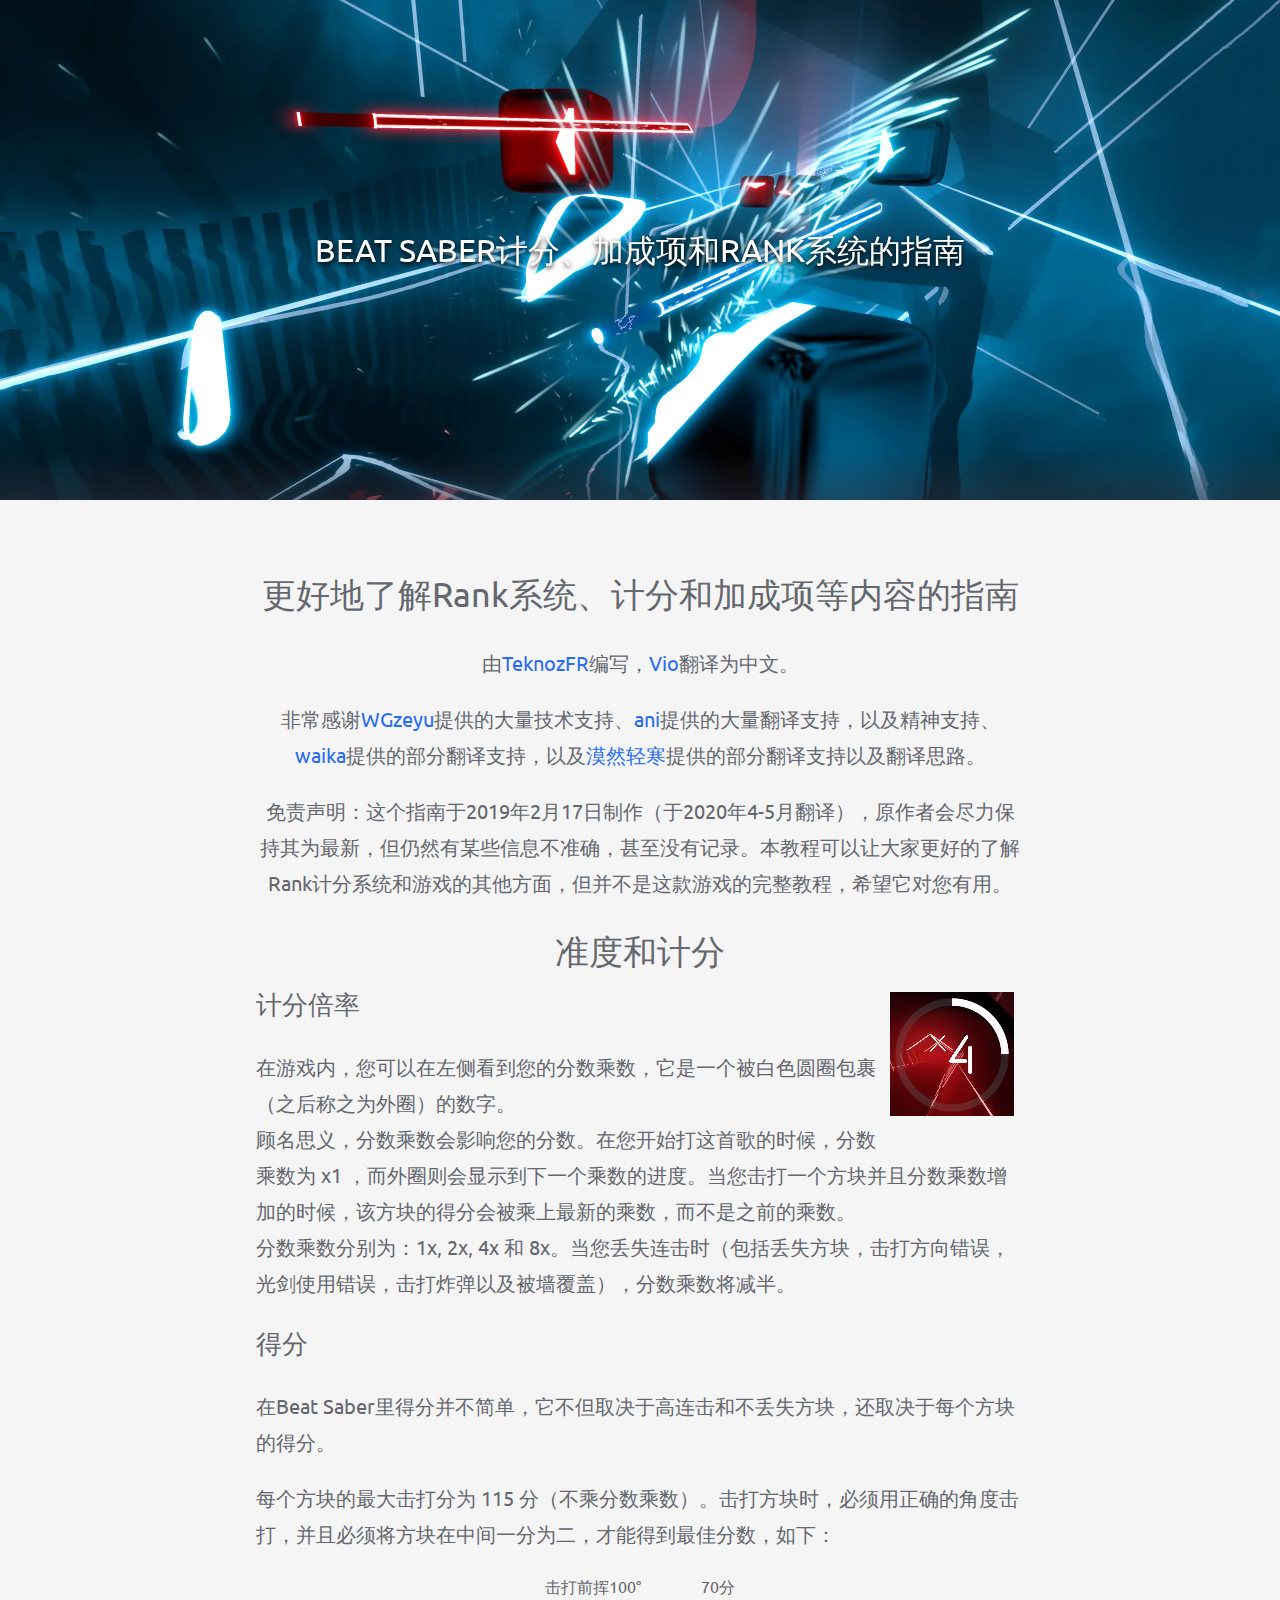
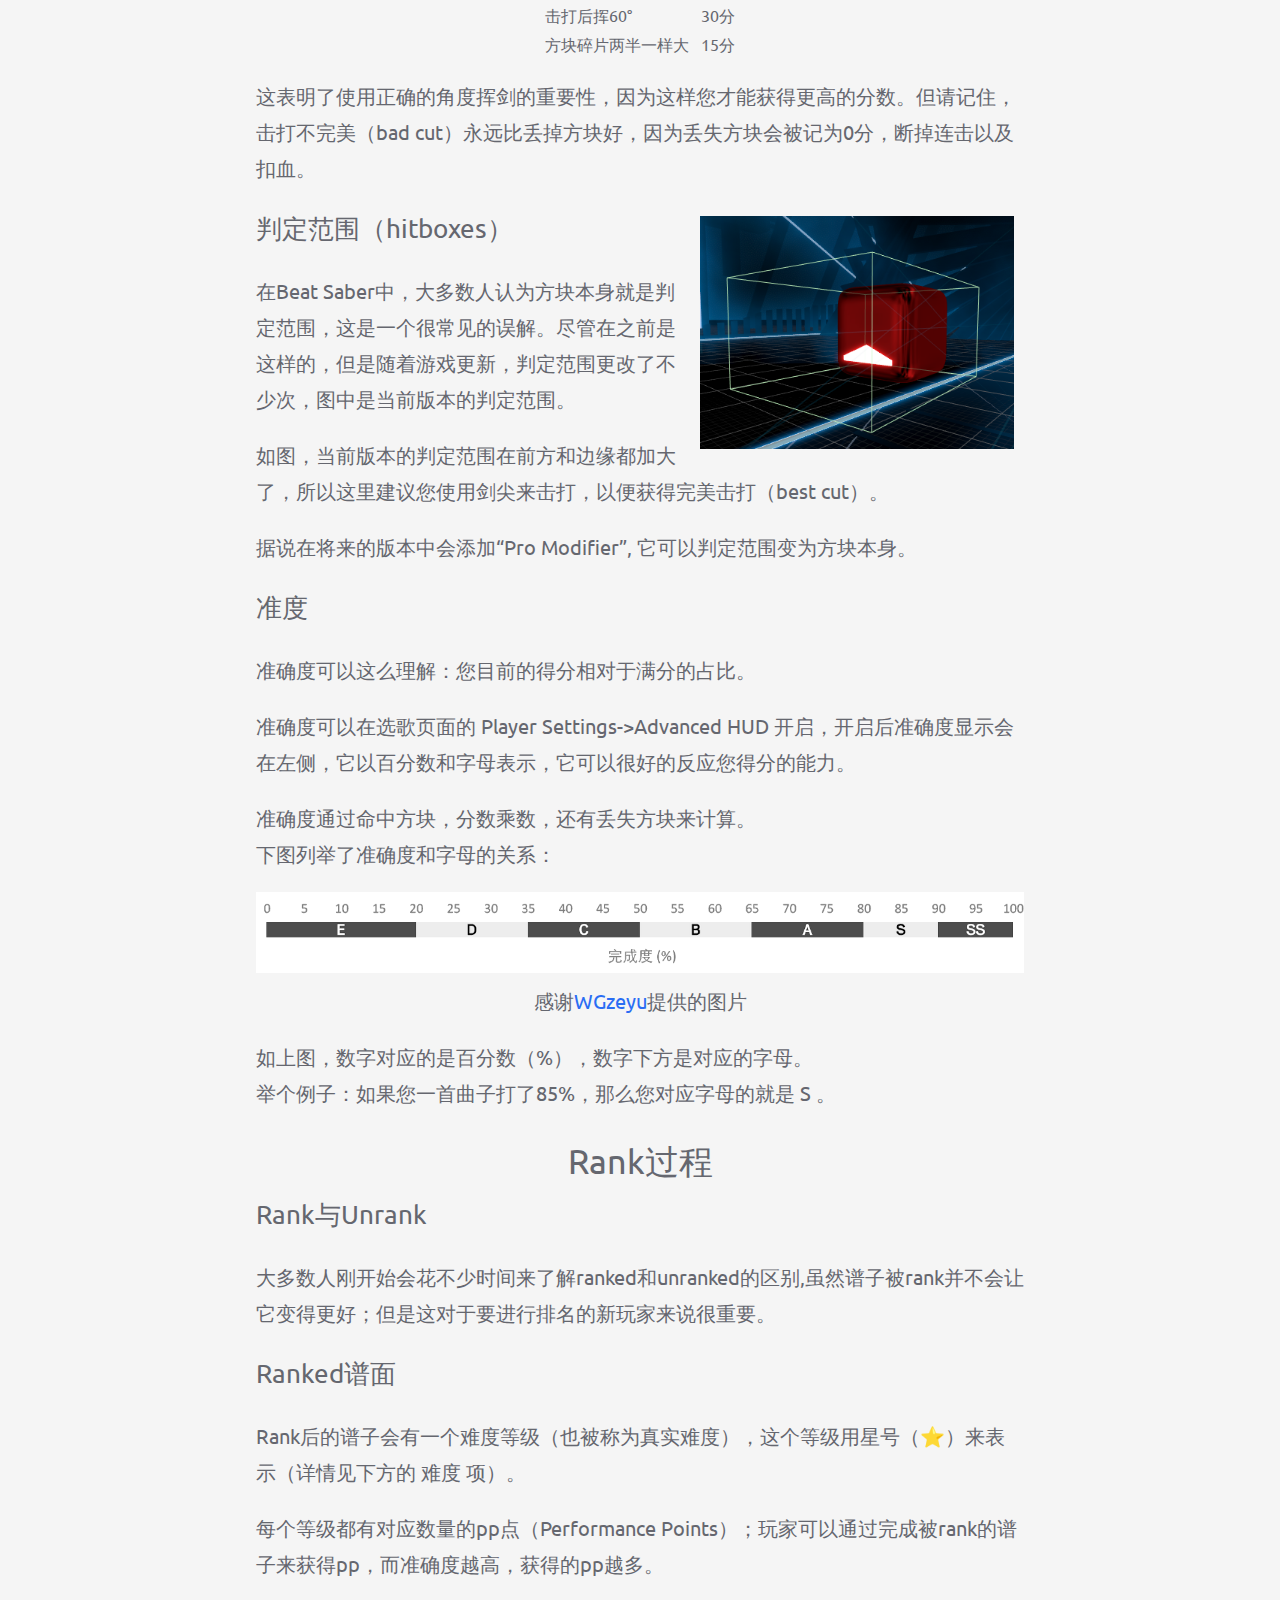
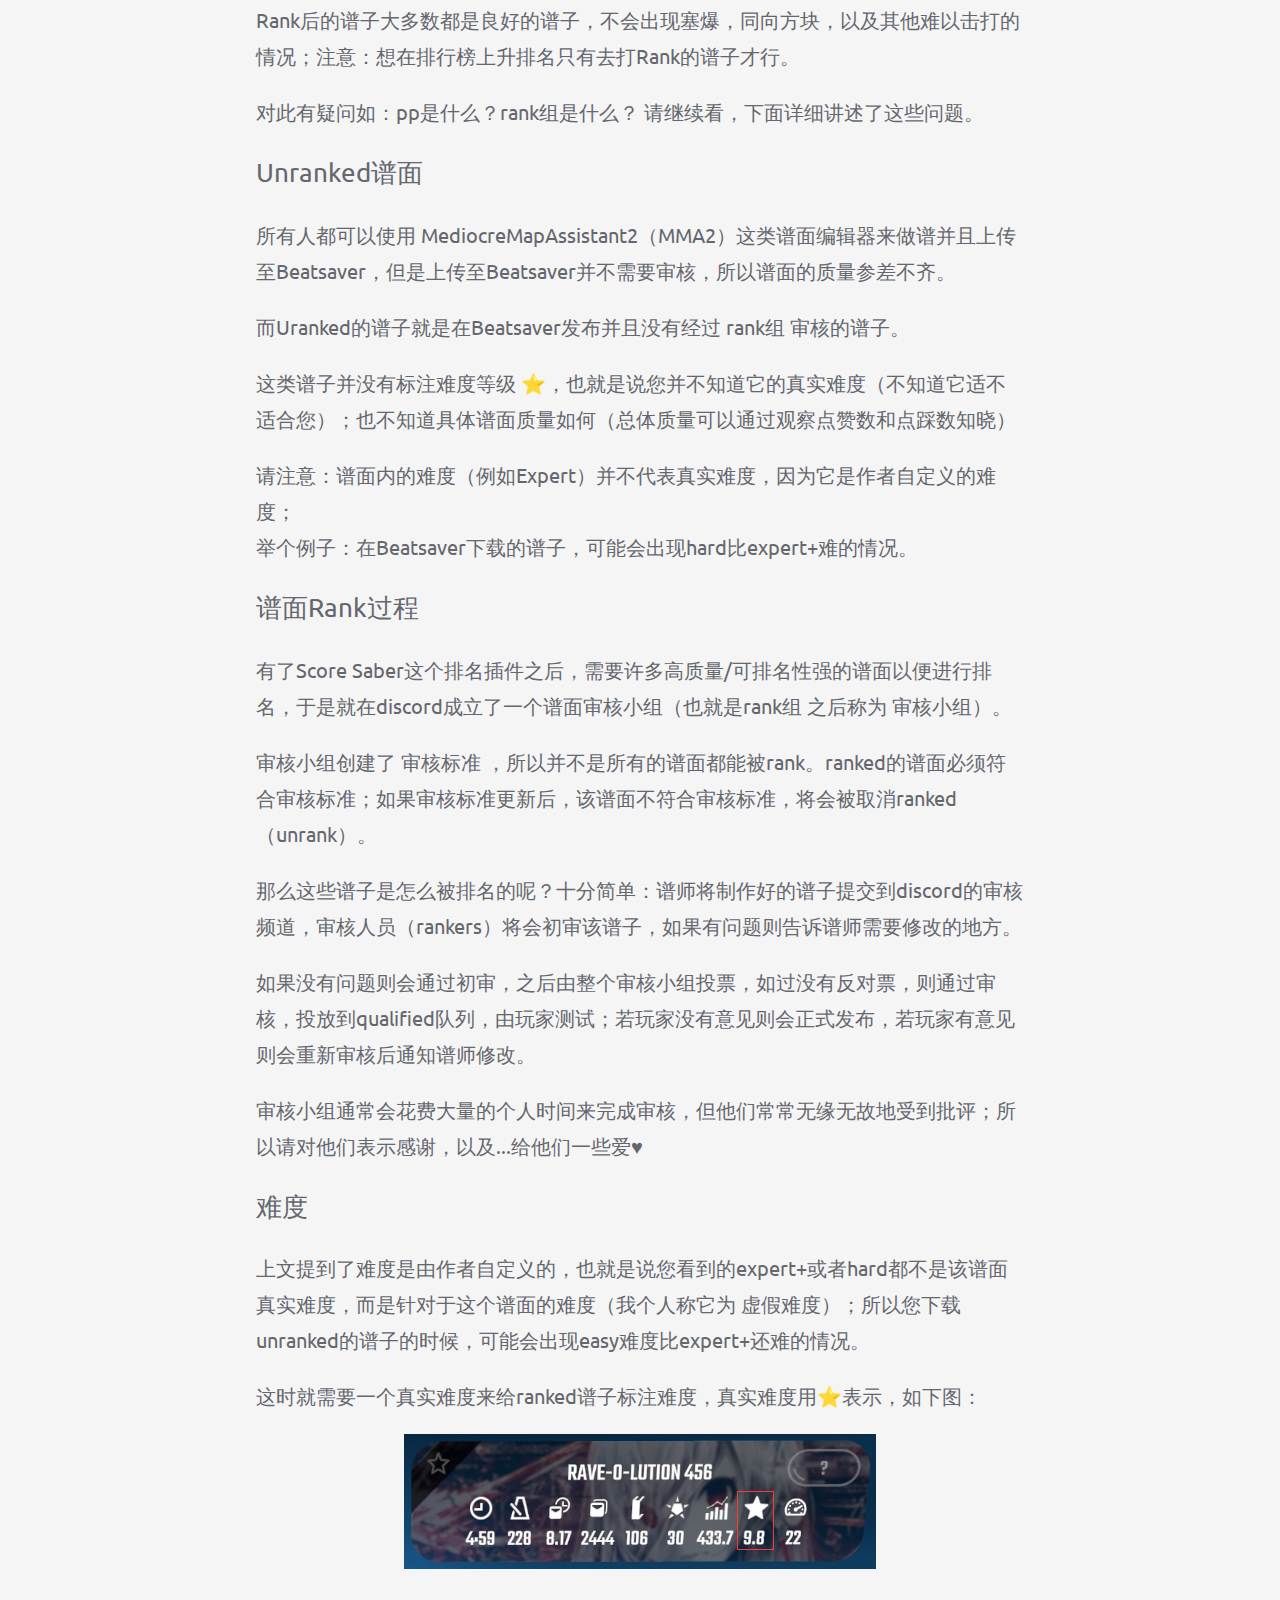
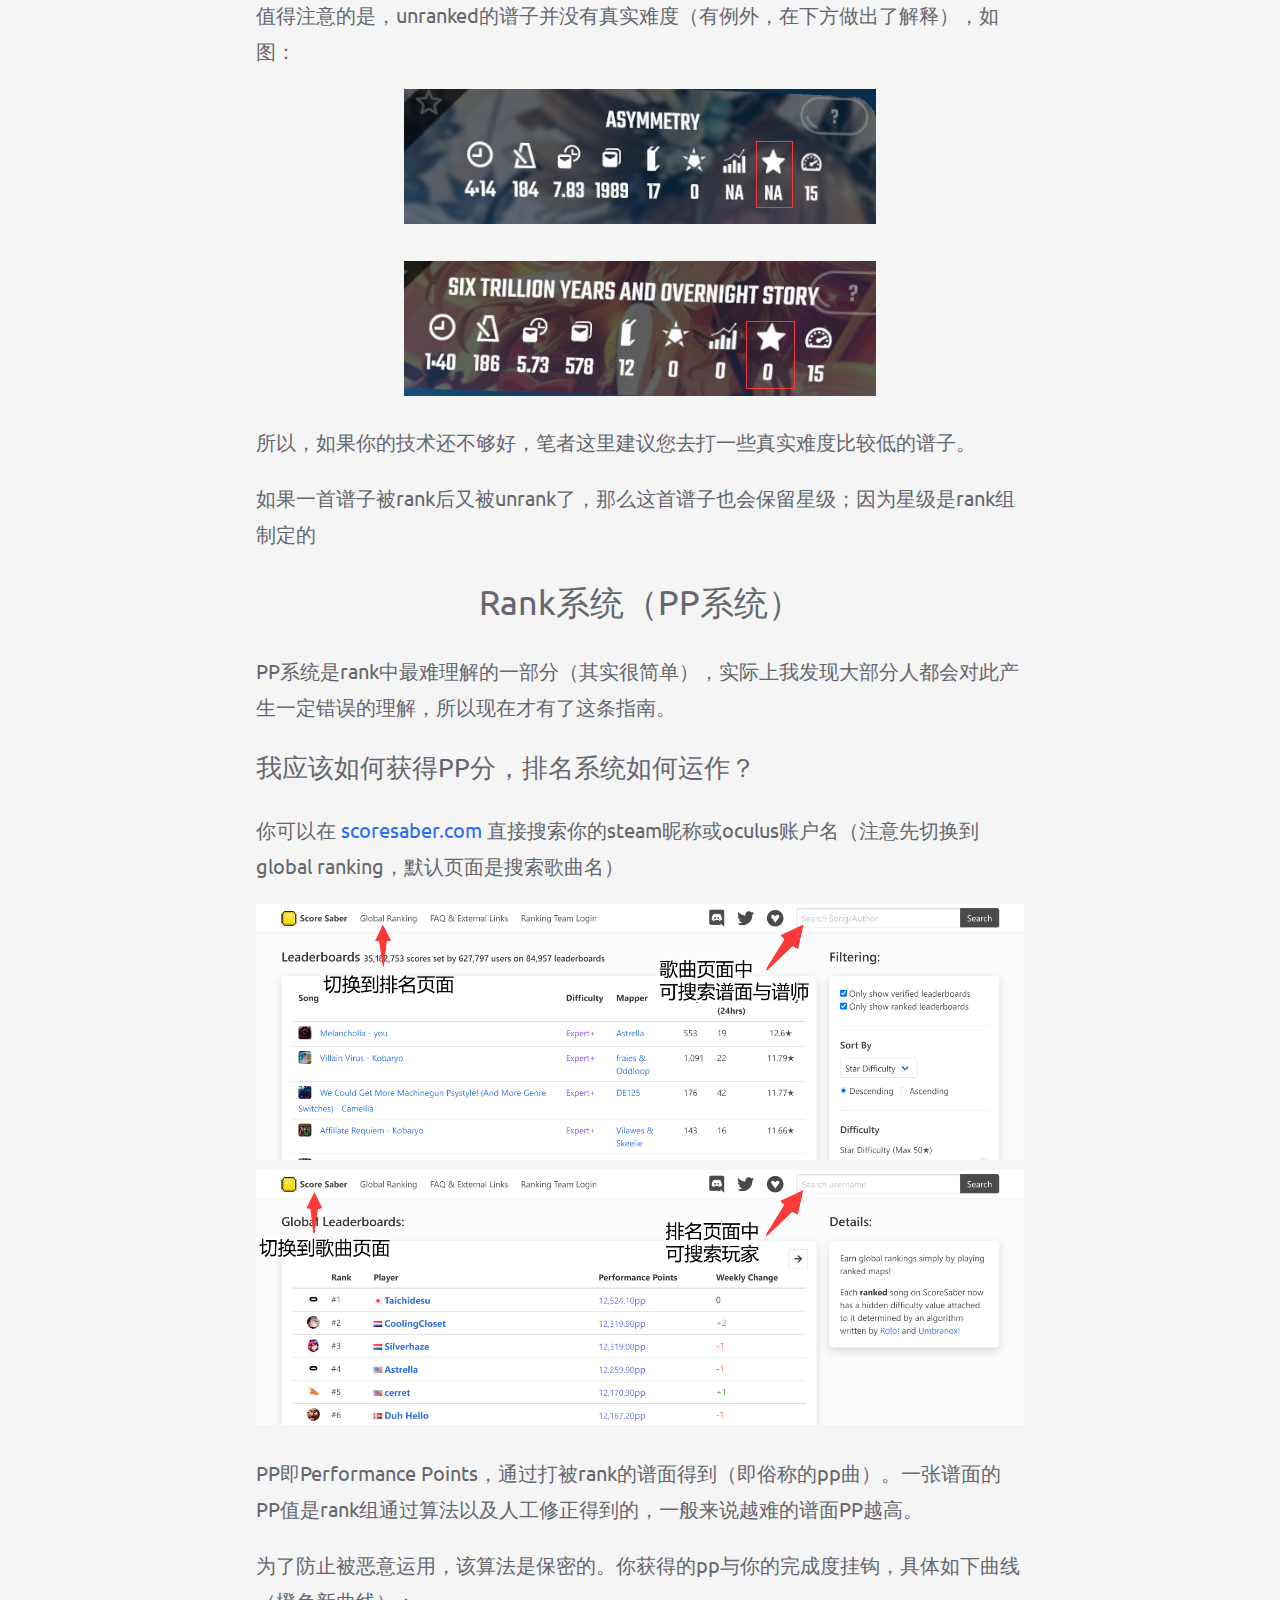
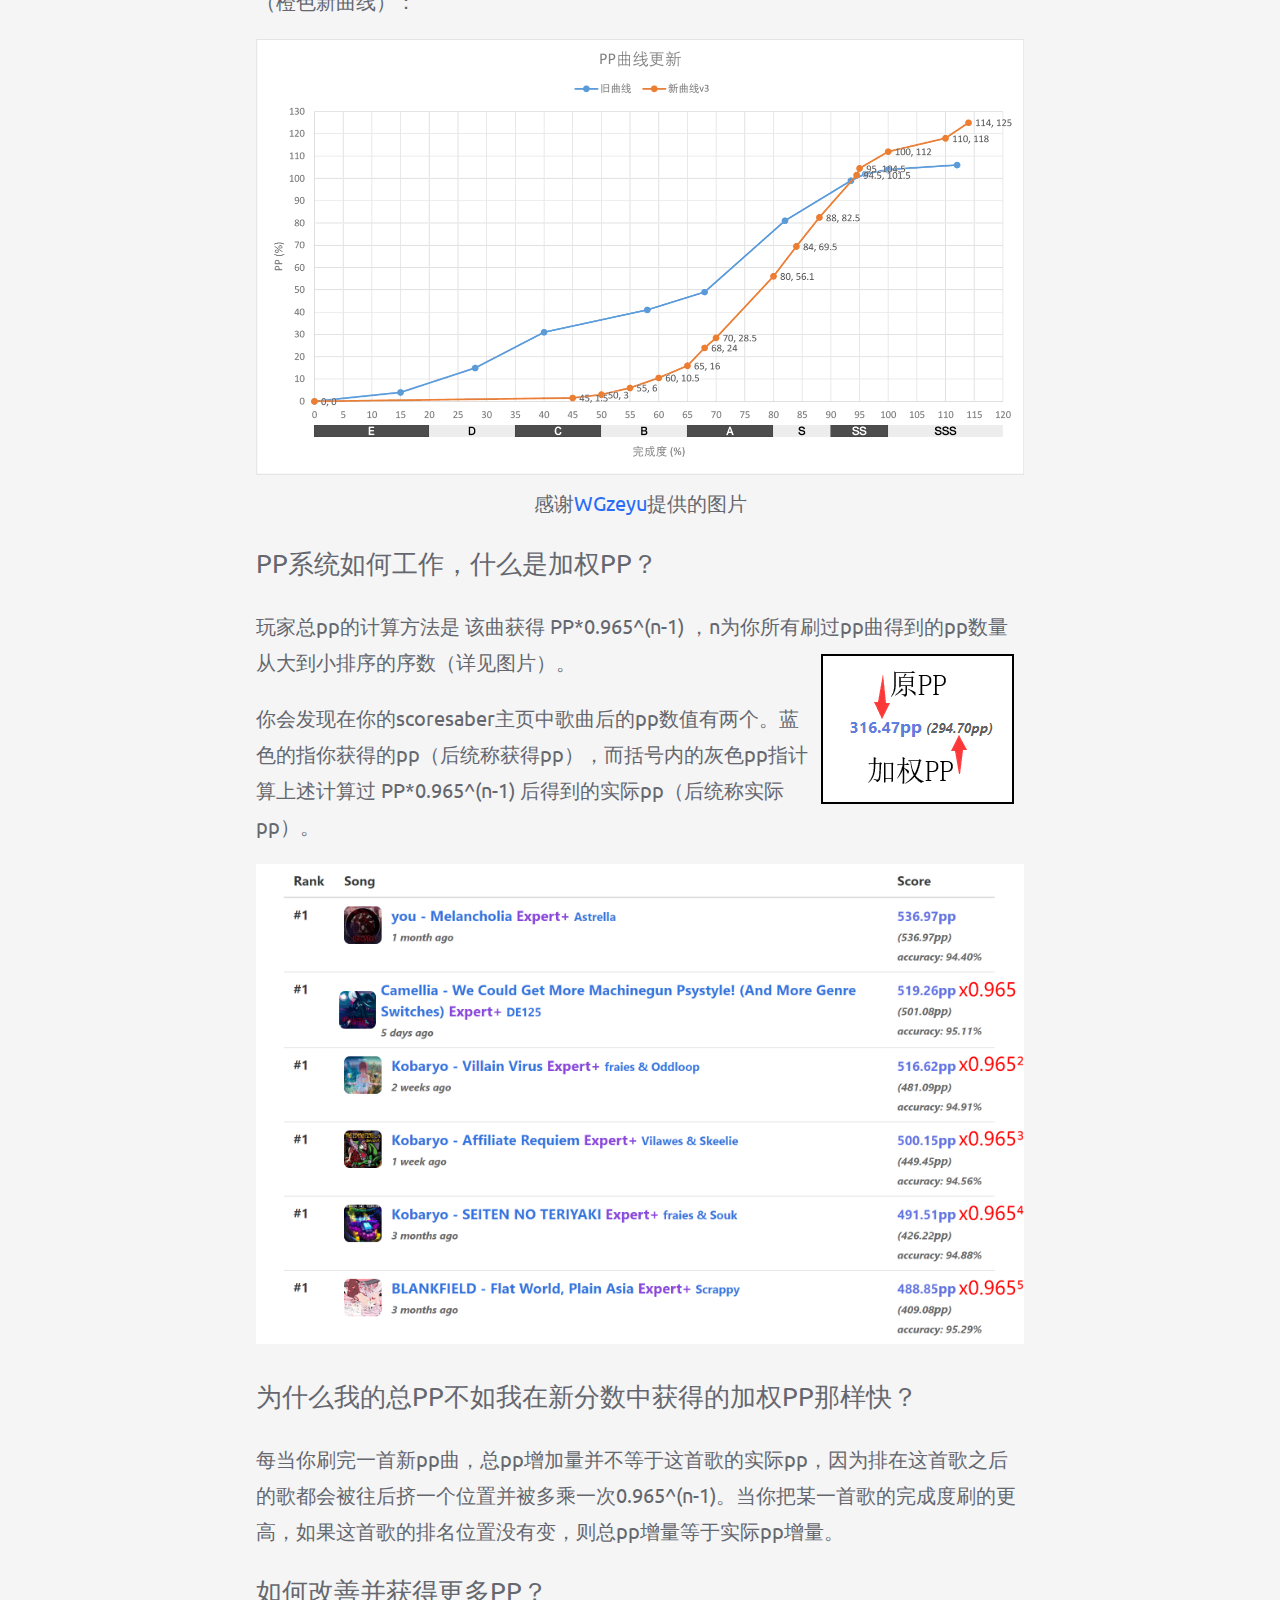
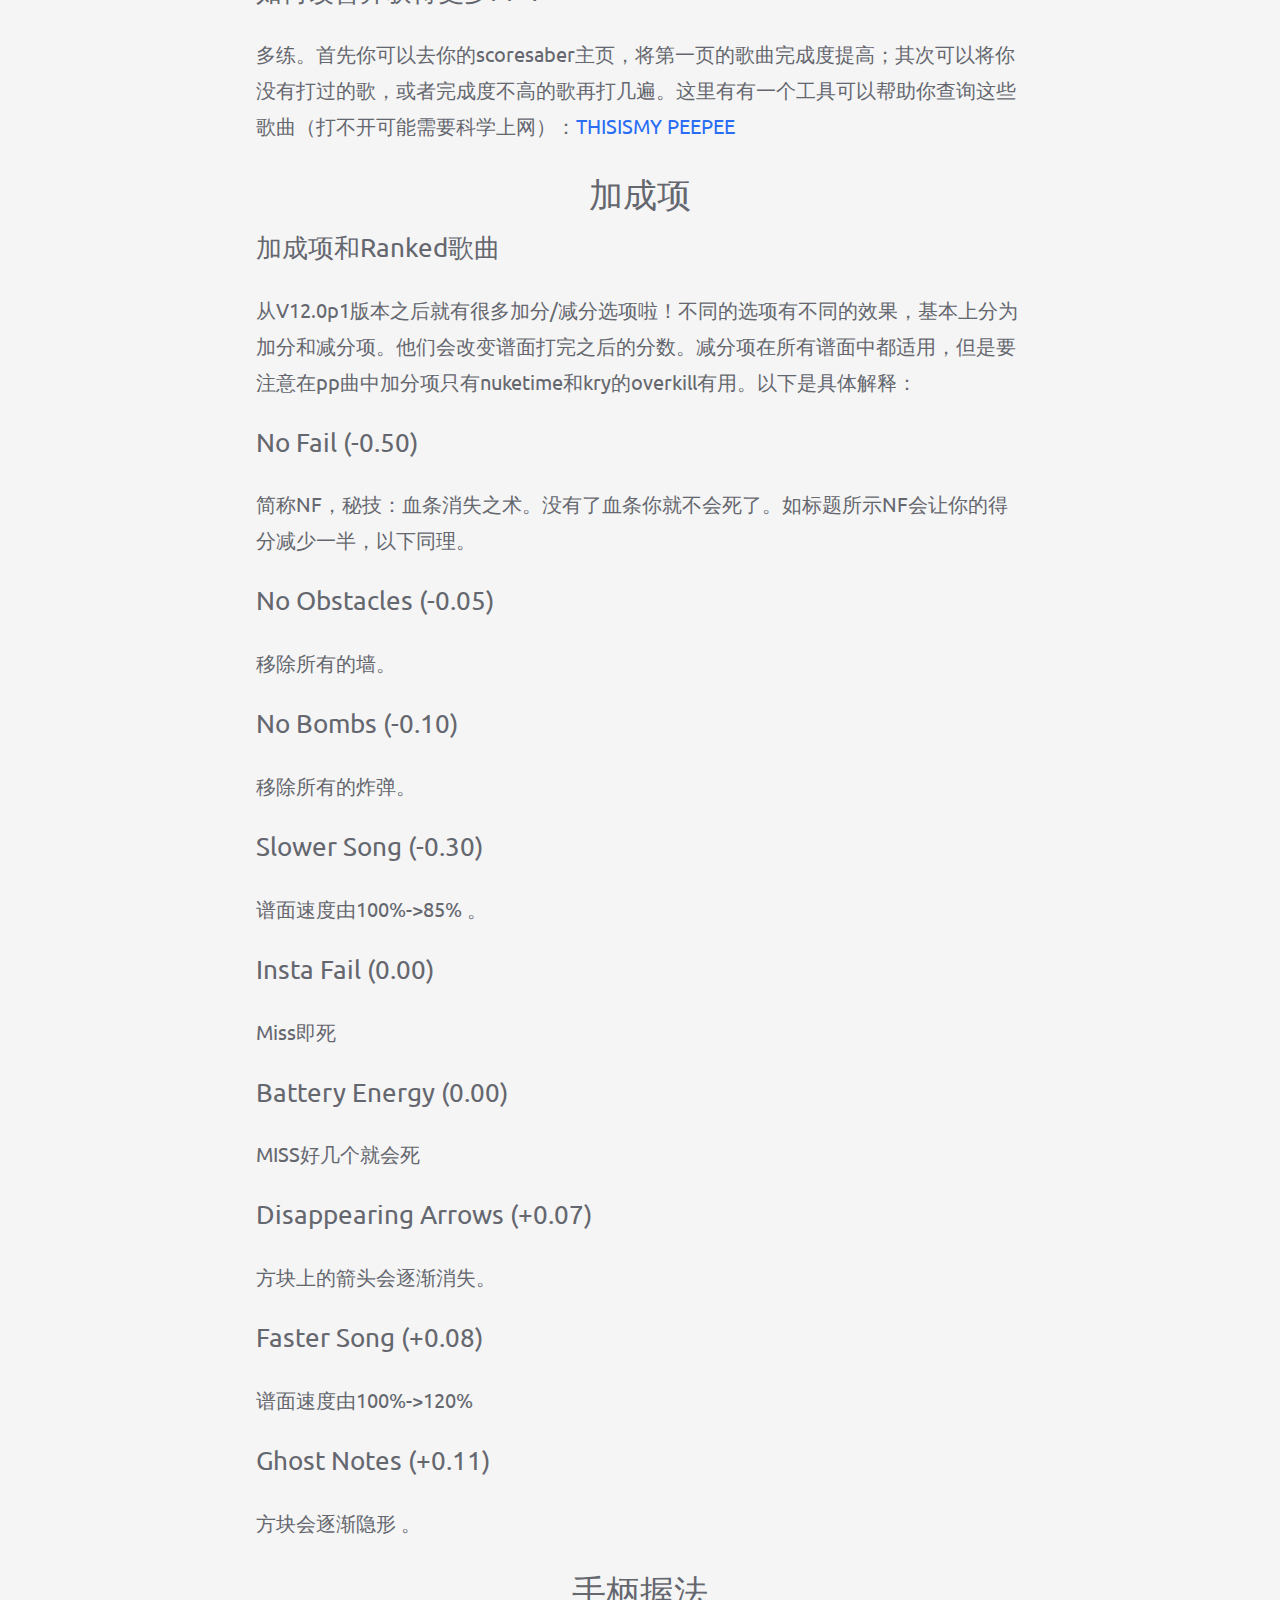
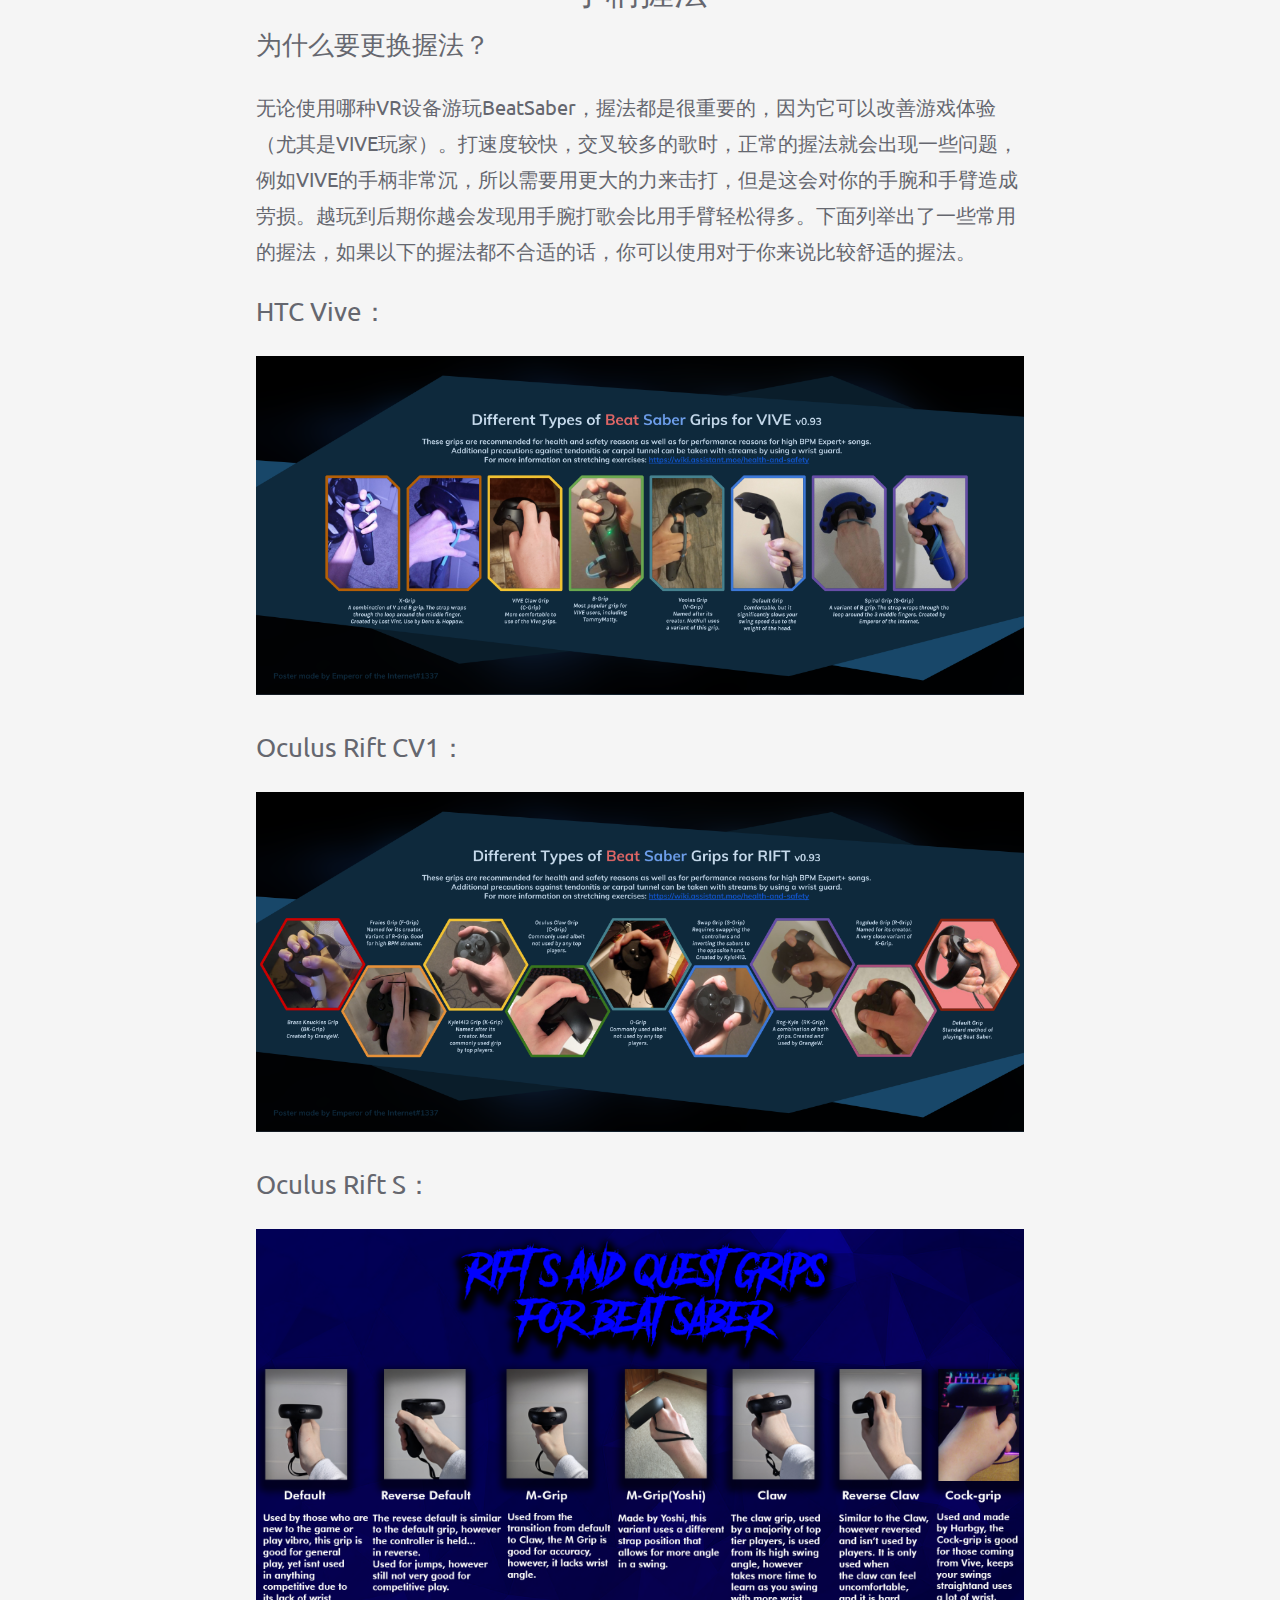
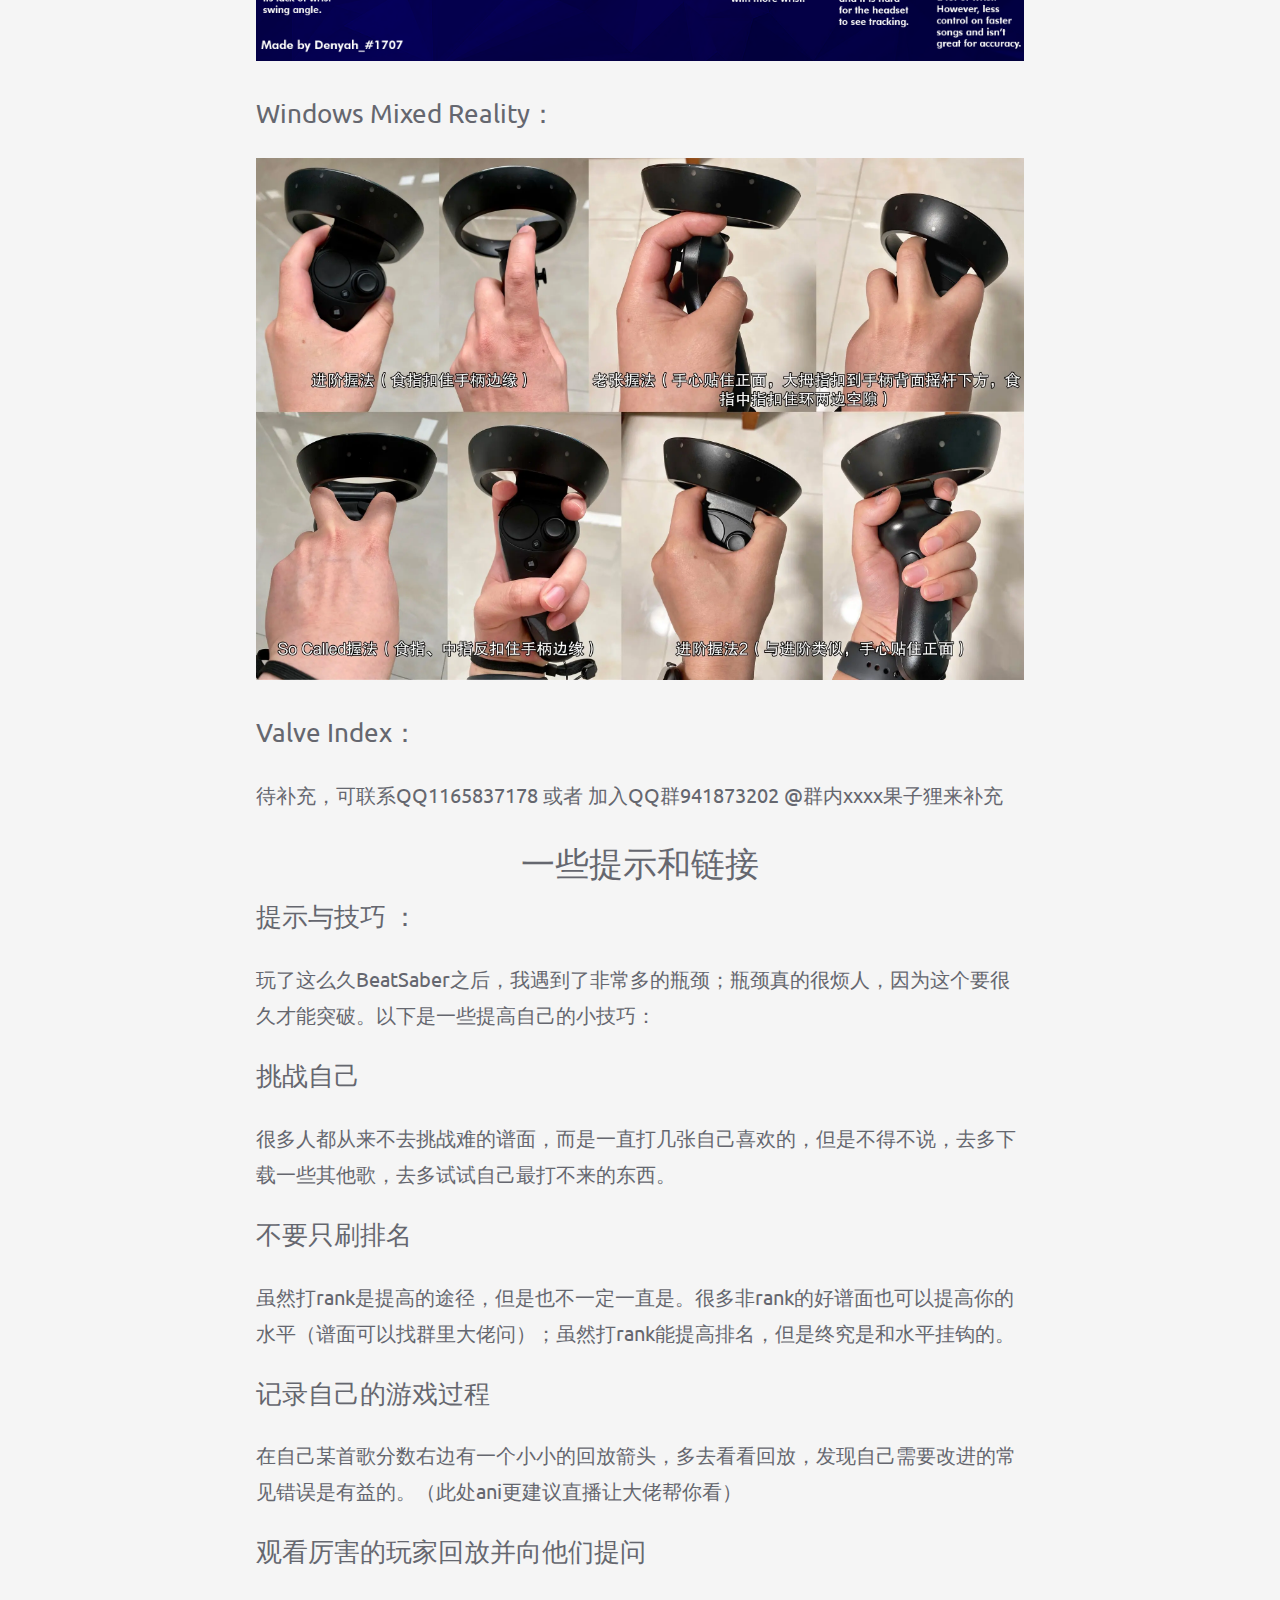
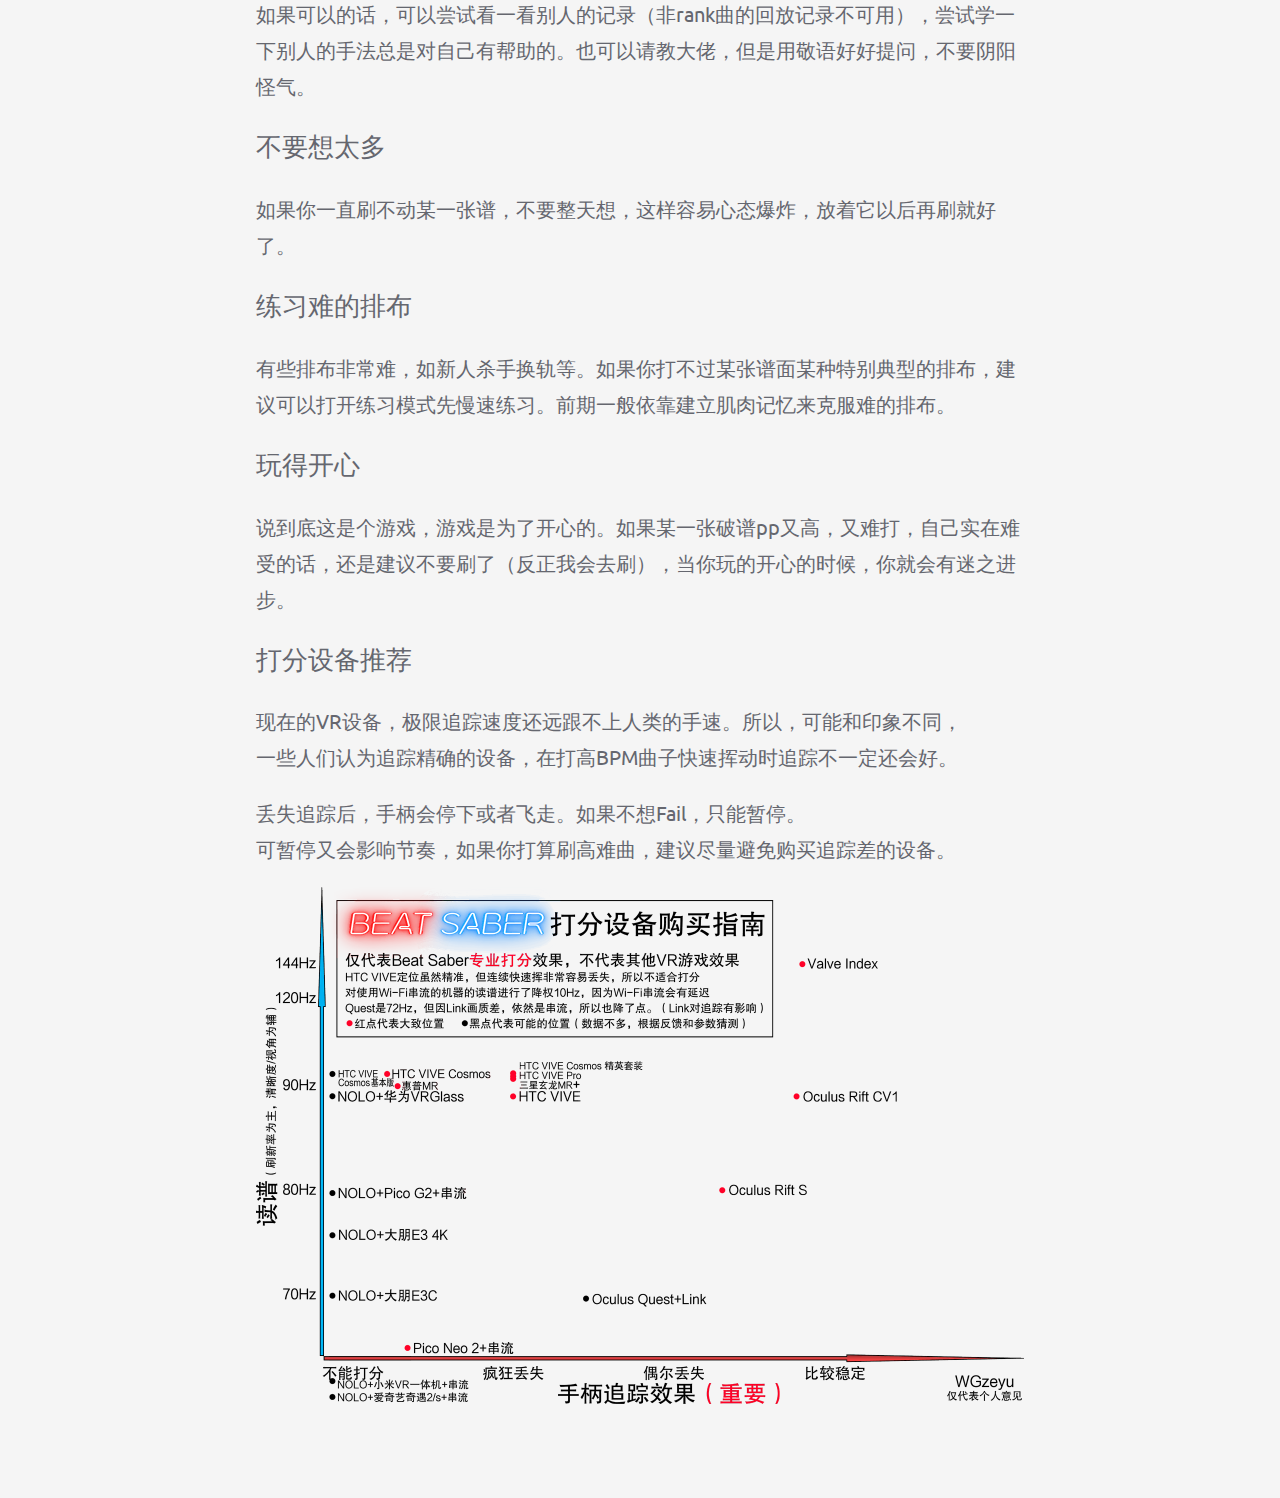
<file: score.html>
<!doctype html>
<html lang="zh" class="no-js">
<head>
	<meta charset="UTF-8">
	<meta name="viewport" content="width=device-width, initial-scale=1">
	<link href='http://fonts.googleapis.com/css?family=Ubuntu:300,400,700' rel='stylesheet' type='text/css'>
	<link rel="stylesheet" href="assets/css/reset.css"> <!-- CSS reset -->
	<link rel="stylesheet" href="assets/css/style.css"> <!-- Resource style -->
	<script src="assets/js/modernizr.js"></script> <!-- Modernizr -->
	<title>Beat Saber打分指南</title>
	<meta name="robots" content="noindex, nofollow"> <!-- 禁止收录iframe内页（不影响主页及其他页面） -->
</head>
<body onload="cwebp(150);"><!--图片数量发生变更时请记得将新图片加上id为img-x，然后修改这里的图片数量。更新：多写些似乎也没啥事，先写个150，应该暂时不用改了-->

	<section id="cd-intro">
		<div id="cd-intro-background"></div>
		<div id="cd-intro-tagline">
			<h1>Beat Saber计分、加成项和Rank系统的指南</h1>
		</div> <!-- cd-intro-tagline -->
	</section> <!-- #cd-intro -->

	<main class="cd-content">
		<div class="cd-container">
			<p style="text-align:center;background-color:red;color:white;display:none;" id="webpw">请更换为现代浏览器以支持WebP格式图像！目前只有IE、Safari与iOS不支持，<br>将显示为PNG格式图像。由于PNG压缩效率较低，所以图像可能加载缓慢。</p>
			<h1 style="text-align: center;">更好地了解Rank系统、计分和加成项等内容的指南</h1>
			<!--p style="text-align: center;">一些地方可能读起来不通顺是由于站长是中学生，对于语言的造诣并没有那么高，已经尽力润色翻译后的语句了。</p-->
			<p style="text-align: center;">由<a href="https://bsaber.com/members/teknozfr/" target="_blank">TeknozFR</a>编写，<a href="https://space.bilibili.com/17539027" target="_blank" title="Vio">Vio</a>翻译为中文。</p>
			<p style="text-align: center;">非常感谢<a href="https://space.bilibili.com/557131/" target="_blank" title="WGzeyu">WGzeyu</a>提供的大量技术支持、<a href="https://space.bilibili.com/22596629/" target="_blank" title="ani">ani</a>提供的大量翻译支持，以及精神支持、<a href="https://space.bilibili.com/5523787/" target="_blank" title="waika">waika</a>提供的部分翻译支持，以及<a href="https://steamcommunity.com/profiles/76561198199243262/" target="_blank" title="moran">漠然轻寒</a>提供的部分翻译支持以及翻译思路。</p>
			<p style="text-align: center;">免责声明：这个指南于2019年2月17日制作（于2020年4-5月翻译），原作者会尽力保持其为最新，但仍然有某些信息不准确，甚至没有记录。本教程可以让大家更好的了解Rank计分系统和游戏的其他方面，但并不是这款游戏的完整教程，希望它对您有用。</p>
			<!--h2 style="text-align: center;">内容导航</h2>
			<p>1. 准度和计分</p>
			<p>2. Rank过程</p>
			<p>3. Rank系统（PP系统）</p>
			<p>4. 加成项</p>
			<p>5. 手柄握法</p>
			<p>6. 一些提示和链接</p-->

			<h1 style="text-align: center;">准度和计分</h1>

			<h3>计分倍率<img src="assets/img/image-1.webp" width="16.146%" alt="分数乘数" style="float:right; margin: 10px;" id="img-1"></h3>
			<p>
				在游戏内，您可以在左侧看到您的分数乘数，它是一个被白色圆圈包裹（之后称之为外圈）的数字。<br>
				顾名思义，分数乘数会影响您的分数。在您开始打这首歌的时候，分数乘数为 x1 ，而外圈则会显示到下一个乘数的进度。当您击打一个方块并且分数乘数增加的时候，该方块的得分会被乘上最新的乘数，而不是之前的乘数。<br>
				分数乘数分别为：1x, 2x, 4x 和 8x。当您丢失连击时（包括丢失方块，击打方向错误，光剑使用错误，击打炸弹以及被墙覆盖），分数乘数将减半。
			</p>

			<h3>得分</h3>
			<p>在Beat Saber里得分并不简单，它不但取决于高连击和不丢失方块，还取决于每个方块的得分。</p>
			<p>
				每个方块的最大击打分为 115 分（不乘分数乘数）。击打方块时，必须用正确的角度击打，并且必须将方块在中间一分为二，才能得到最佳分数，如下：
				<div align="center">
					<table>
						<!--tr> 
							<th>挥剑角度</th>
							<th>得分</th>
						</tr-->
						<tr>
							<td>击打前挥100°</td>
							<td>70分</td>
						</tr>
						<tr>
							<td>击打后挥60°</td>
							<td>30分</td>
						</tr>
						<tr>
							<td>方块碎片两半一样大&nbsp;&nbsp;&nbsp;</td>
							<td>15分</td>
						</tr>
					</table>
				</div>
			</p>
			<p>这表明了使用正确的角度挥剑的重要性，因为这样您才能获得更高的分数。但请记住，击打不完美（bad cut）永远比丢掉方块好，因为丢失方块会被记为0分，断掉连击以及扣血。</p>

			<h3>判定范围（hitboxes）<img src="assets/img/image-2.webp" width="40.885%" alt="判定范围1.9" style="float:right; margin: 10px;" id="img-2"></h3>
			<p>在Beat Saber中，大多数人认为方块本身就是判定范围，这是一个很常见的误解。尽管在之前是这样的，但是随着游戏更新，判定范围更改了不少次，图中是当前版本的判定范围。</p>
			<p>如图，当前版本的判定范围在前方和边缘都加大了，所以这里建议您使用剑尖来击打，以便获得完美击打（best cut）。</p>
			<p><i>据说在将来的版本中会添加“Pro Modifier”,	它可以判定范围变为方块本身。</i></p>

			<h3>准度</h3>
			<p>准确度可以这么理解：您目前的得分相对于满分的占比。</p>
			<p>准确度可以在选歌页面的 Player Settings->Advanced HUD 开启，开启后准确度显示会在左侧，它以百分数和字母表示，它可以很好的反应您得分的能力。</p>
			<p>准确度通过命中方块，分数乘数，还有丢失方块来计算。<br>下图列举了准确度和字母的关系：</p>
			<p align="center"><img width="100%" src="assets/img/score2.webp" id="img-3"><br>感谢<a href="https://space.bilibili.com/557131" target="_blank" title="WGzeyu">WGzeyu</a>提供的图片</p>
			<p>如上图，数字对应的是百分数（%），数字下方是对应的字母。<br>举个例子：如果您一首曲子打了85%，那么您对应字母的就是 S 。</p>

			<h1 style="text-align: center;">Rank过程<!--Rank与Unrank--></h1>

			<h3>Rank与Unrank</h3>
			<p>大多数人刚开始会花不少时间来了解ranked和unranked的区别,虽然谱子被rank并不会让它变得更好；但是这对于要进行排名的新玩家来说很重要。</p>

			<h3>Ranked谱面</h3>
			<p>Rank后的谱子会有一个难度等级（也被称为真实难度），这个等级用星号（⭐）来表示（详情见下方的 难度 项）。</p>
			<p>每个等级都有对应数量的pp点（Performance Points）；玩家可以通过完成被rank的谱子来获得pp，而准确度越高，获得的pp越多。</p>
			<p>Rank后的谱子大多数都是良好的谱子，不会出现塞爆，同向方块，以及其他难以击打的情况；注意：想在排行榜上升排名只有去打Rank的谱子才行。</p>
			<p><i>对此有疑问如：pp是什么？rank组是什么？ 请继续看，下面详细讲述了这些问题。</i></p>

			<h3>Unranked谱面</h3>
			<p>所有人都可以使用 MediocreMapAssistant2（MMA2）这类谱面编辑器来做谱并且上传至Beatsaver，但是上传至Beatsaver并不需要审核，所以谱面的质量参差不齐。</p>
			<p>而Uranked的谱子就是在Beatsaver发布并且没有经过 rank组 审核的谱子。</p>
			<p>这类谱子并没有标注难度等级 ⭐，也就是说您并不知道它的真实难度（不知道它适不适合您）；也不知道具体谱面质量如何（总体质量可以通过观察点赞数和点踩数知晓）</p>
			<p><i>请注意：谱面内的难度（例如Expert）并不代表真实难度，因为它是作者自定义的难度；</i><br><i>举个例子：在Beatsaver下载的谱子，可能会出现hard比expert+难的情况。</i></p>

			<h3>谱面Rank过程</h3>
			<p>有了Score Saber这个排名插件之后，需要许多高质量/可排名性强的谱面以便进行排名，于是就在discord成立了一个谱面审核小组（也就是rank组 之后称为 审核小组）。</p>
			<p>审核小组创建了 审核标准 ，所以并不是所有的谱面都能被rank。ranked的谱面必须符合审核标准；如果审核标准更新后，该谱面不符合审核标准，将会被取消ranked（unrank）。</p>
			<p>那么这些谱子是怎么被排名的呢？十分简单：谱师将制作好的谱子提交到discord的审核频道，审核人员（rankers）将会初审该谱子，如果有问题则告诉谱师需要修改的地方。</p>
			<p>如果没有问题则会通过初审，之后由整个审核小组投票，如过没有反对票，则通过审核，投放到qualified队列，由玩家测试；若玩家没有意见则会正式发布，若玩家有意见则会重新审核后通知谱师修改。</p>
			<p>审核小组通常会花费大量的个人时间来完成审核，但他们常常无缘无故地受到批评；所以请对他们表示感谢，以及...给他们一些爱♥</p>

			<h3>难度</h3>
            <p>上文提到了难度是由作者自定义的，也就是说您看到的expert+或者hard都不是该谱面真实难度，而是针对于这个谱面的难度（我个人称它为 虚假难度）；所以您下载unranked的谱子的时候，可能会出现easy难度比expert+还难的情况。</p>
			<p>
				这时就需要一个真实难度来给ranked谱子标注难度，真实难度用⭐表示，如下图：<br>
				<div style="text-align:center;"><img width="61.459%" src="assets/img/rank-1.webp" title="真实难度" id="img-4"></div>
				
			</p>
			<p>
				值得注意的是，unranked的谱子并没有真实难度（有例外，在下方做出了解释），如图：<br>
				<div style="text-align:center;"><img width="61.459%" src="assets/img/unrank-2.webp" id="img-5"></div><br>
				<div style="text-align:center;"><img width="61.459%" src="assets/img/unrank-1.webp" id="img-6"></div>
			</p>
			<p>所以，如果你的技术还不够好，笔者这里建议您去打一些真实难度比较低的谱子。</p>
			<p><i>如果一首谱子被rank后又被unrank了，那么这首谱子也会保留星级；因为星级是rank组制定的</i></p>

			<h1 style="text-align: center;">Rank系统（PP系统）</h1>

			<p>PP系统是rank中最难理解的一部分（其实很简单），实际上我发现大部分人都会对此产生一定错误的理解，所以现在才有了这条指南。</p>

			<h3>我应该如何获得PP分，排名系统如何运作？</h3>
			<p>你可以在 <a href="https://scoresaber.com/" target="_blank">scoresaber.com</a> 直接搜索你的steam昵称或oculus账户名（注意先切换到global ranking，默认页面是搜索歌曲名）</p>
			<p align="center">
				<img src="assets/img/s1.webp" width="100%" id="img-7"><br>
				<img src="assets/img/s2.webp" width="100%" id="img-8">
			</p>
			<p>PP即Performance Points，通过打被rank的谱面得到（即俗称的pp曲）。一张谱面的PP值是rank组通过算法以及人工修正得到的，一般来说越难的谱面PP越高。</p>
			<p>为了防止被恶意运用，该算法是保密的。你获得的pp与你的完成度挂钩，具体如下曲线（橙色新曲线）：</p>
			<p align="center"><img src="assets/img/PPv3.2.webp" width="100%" title="PP曲线" id="img-9"><br>感谢<a href="https://space.bilibili.com/557131" target="_blank" title="WGzeyu">WGzeyu</a>提供的图片</p>

			<h3>PP系统如何工作，什么是加权PP？</h3>
			<p>玩家总pp的计算方法是 该曲获得 PP*0.965^(n-1) ，n为你所有刷过pp曲得到的pp数量从大到小排序的序数（详见图片）。<img src="assets/img/jiaquan.webp" width="25.130%" style="float:right; margin: 10px;" id="img-10"></p>
			<p>你会发现在你的scoresaber主页中歌曲后的pp数值有两个。蓝色的指你获得的pp（后统称获得pp），而括号内的灰色pp指计算上述计算过 PP*0.965^(n-1) 后得到的实际pp（后统称实际pp）。</p>
			<p align="center"><img src="assets/img/song2.webp" width="100%" title="PP系统" id="img-11"></p>
			
			<h3>为什么我的总PP不如我在新分数中获得的加权PP那样快？</h3>
			<p>每当你刷完一首新pp曲，总pp增加量并不等于这首歌的实际pp，因为排在这首歌之后的歌都会被往后挤一个位置并被多乘一次0.965^(n-1)。当你把某一首歌的完成度刷的更高，如果这首歌的排名位置没有变，则总pp增量等于实际pp增量。</p>

			<h3>如何改善并获得更多PP？</h3>
			<p>多练。首先你可以去你的scoresaber主页，将第一页的歌曲完成度提高；其次可以将你没有打过的歌，或者完成度不高的歌再打几遍。这里有有一个工具可以帮助你查询这些歌曲（打不开可能需要科学上网）：<a href="https://scoresaber.balibalo.xyz/peepee" target="_blank" title="THISISMY PEEPEE">THISISMY PEEPEE</a></p>

			<h1 style="text-align: center;">加成项</h1>
			<h3>加成项和Ranked歌曲</h3>
			<p>从V12.0p1版本之后就有很多加分/减分选项啦！不同的选项有不同的效果，基本上分为加分和减分项。他们会改变谱面打完之后的分数。减分项在所有谱面中都适用，但是要注意在pp曲中加分项只有nuketime和kry的overkill有用。以下是具体解释：</p>

			<h3>No Fail (-0.50)</h3>
			<p>简称NF，秘技：血条消失之术。没有了血条你就不会死了。如标题所示NF会让你的得分减少一半，以下同理。</p>

			<h3>No Obstacles (-0.05)</h3>
			<p>移除所有的墙。</p>

			<h3>No Bombs (-0.10)</h3>
			<p>移除所有的炸弹。</p>

			<h3>Slower Song (-0.30)</h3>
			<p>谱面速度由100%->85% 。</p>

			<h3>Insta Fail (0.00)</h3>
			<p>Miss即死</p>

			<h3>Battery Energy (0.00)</h3>
			<p>MISS好几个就会死</p>

			<h3>Disappearing Arrows (+0.07)</h3>
			<p>方块上的箭头会逐渐消失。</p>

			<h3>Faster Song (+0.08)</h3>
			<p>谱面速度由100%->120% </p>

			<h3>Ghost Notes (+0.11)</h3>
			<p>方块会逐渐隐形 。</p>

			<h1 style="text-align: center;">手柄握法</h1>

			<h3>为什么要更换握法？</h3>
			<p>无论使用哪种VR设备游玩BeatSaber，握法都是很重要的，因为它可以改善游戏体验（尤其是VIVE玩家）。打速度较快，交叉较多的歌时，正常的握法就会出现一些问题，例如VIVE的手柄非常沉，所以需要用更大的力来击打，但是这会对你的手腕和手臂造成劳损。越玩到后期你越会发现用手腕打歌会比用手臂轻松得多。下面列举出了一些常用的握法，如果以下的握法都不合适的话，你可以使用对于你来说比较舒适的握法。</p>

			<h3>HTC Vive：</h3>
			<p><img src="assets/img/vive.webp" width="100%" title="vive" id="img-12"></p>

			<h3>Oculus Rift CV1：</h3>
			<p><img src="assets/img/cv1.webp" width="100%" title="cv1" id="img-13"></p>

			<h3>Oculus Rift S：</h3>
			<p><img src="assets/img/ocs.webp" width="100%" title="ocs" id="img-14"></p>

			<h3>Windows Mixed Reality：</h3>
			<p><img src="assets/img/MR.webp" width="100%" title="MR" id="img-15"></p>

			<h3>Valve Index：</h3>
			<p>待补充，可联系QQ1165837178 或者 加入QQ群941873202 @群内xxxx果子狸来补充</p>

			<h1 style="text-align: center;">一些提示和链接</h1>

			<h3>提示与技巧 ：</h3>
			<p>玩了这么久BeatSaber之后，我遇到了非常多的瓶颈；瓶颈真的很烦人，因为这个要很久才能突破。以下是一些提高自己的小技巧：</p>

			<h3>挑战自己</h3>
			<p>很多人都从来不去挑战难的谱面，而是一直打几张自己喜欢的，但是不得不说，去多下载一些其他歌，去多试试自己最打不来的东西。</p>

			<h3>不要只刷排名</h3>
			<p>虽然打rank是提高的途径，但是也不一定一直是。很多非rank的好谱面也可以提高你的水平（谱面可以找群里大佬问）；虽然打rank能提高排名，但是终究是和水平挂钩的。</p>

			<h3>记录自己的游戏过程</h3>
			<p>在自己某首歌分数右边有一个小小的回放箭头，多去看看回放，发现自己需要改进的常见错误是有益的。（此处ani更建议直播让大佬帮你看）</p>

			<h3>观看厉害的玩家回放并向他们提问</h3>
			<p>如果可以的话，可以尝试看一看别人的记录（非rank曲的回放记录不可用），尝试学一下别人的手法总是对自己有帮助的。也可以请教大佬，但是用敬语好好提问，不要阴阳怪气。</p>

			<h3>不要想太多</h3>
			<p>如果你一直刷不动某一张谱，不要整天想，这样容易心态爆炸，放着它以后再刷就好了。</p>

			<h3>练习难的排布</h3>
			<p>有些排布非常难，如新人杀手换轨等。如果你打不过某张谱面某种特别典型的排布，建议可以打开练习模式先慢速练习。前期一般依靠建立肌肉记忆来克服难的排布。</p>

			<h3>玩得开心</h3>
			<p>说到底这是个游戏，游戏是为了开心的。如果某一张破谱pp又高，又难打，自己实在难受的话，还是建议不要刷了（反正我会去刷），当你玩的开心的时候，你就会有迷之进步。</p>

			<h3>打分设备推荐</h3>
			<p>现在的VR设备，极限追踪速度还远跟不上人类的手速。所以，可能和印象不同，<br>一些人们认为追踪精确的设备，在打高BPM曲子快速挥动时追踪不一定还会好。</p>
			<p>丢失追踪后，手柄会停下或者飞走。如果不想Fail，只能暂停。<br>可暂停又会影响节奏，如果你打算刷高难曲，建议尽量避免购买追踪差的设备。</p>
			<p><img src="assets/img/bsvr5.webp" width="100%" id="img-16"></p>

		</div>
	</main> <!-- cd-content -->

	<script src="https://cdn.staticfile.org/jquery/1.11.0/jquery.min.js"></script>
	<script src="assets/js/main.js"></script> <!-- Resource jQuery -->
	<script type="text/javascript">document.write(unescape("%3Cspan style='display:none;' id='cnzz_stat_icon_1278810287'%3E%3C/span%3E%3Cscript src='https://v1.cnzz.com/z_stat.php%3Fid%3D1278810287%26show%3Dpic' type='text/javascript'%3E%3C/script%3E"));</script>
	<script>

		function cwebp(tupianshuliang) {
			if (!canUseWebP())
			{
				document.getElementById("webpw").style.display="";
				document.getElementById("cd-intro-background").style.background="url('assets/img/cd-intro-background.png') no-repeat center center";
				document.getElementById("cd-intro-background").style.backgroundSize="cover";
				for (i = 1; i <= tupianshuliang; i++) { 
					console.log("img-"+ i);
					document.getElementById("img-"+ i).src = document.getElementById("img-"+ i).src.replace(".webp", ".png"); 
				}
			}
		}

		function canUseWebP() {
		    var elem = document.createElement('canvas');
		    if (!!(elem.getContext && elem.getContext('2d'))) {
		        // was able or not to get WebP representation
		        return elem.toDataURL('image/webp').indexOf('data:image/webp') == 0;
		    }
		    // very old browser like IE 8, canvas not supported
		    return false;
		}

	</script>

</body>
</html>
</file>
<file: assets/codyhouse/css/style.css>
*,*::after,*::before{box-sizing:inherit}*{font:inherit}html,body,div,span,applet,object,iframe,h1,h2,h3,h4,h5,h6,p,blockquote,pre,a,abbr,acronym,address,big,cite,code,del,dfn,em,img,ins,kbd,q,s,samp,small,strike,strong,sub,sup,tt,var,b,u,i,center,dl,dt,dd,ol,ul,li,fieldset,form,label,legend,table,caption,tbody,tfoot,thead,tr,th,td,article,aside,canvas,details,embed,figure,figcaption,footer,header,hgroup,menu,nav,output,ruby,section,summary,time,mark,audio,video,hr{margin:0;padding:0;border:0}html{box-sizing:border-box}body{background-color:var(--color-bg, white)}article,aside,details,figcaption,figure,footer,header,hgroup,menu,nav,section,main,form legend{display:block}ol,ul{list-style:none}blockquote,q{quotes:none}button,input,textarea,select{margin:0}.btn,.form-control,.link,.reset{background-color:transparent;padding:0;border:0;border-radius:0;color:inherit;line-height:inherit;-webkit-appearance:none;-moz-appearance:none;appearance:none}select.form-control::-ms-expand{display:none}textarea{resize:vertical;overflow:auto;vertical-align:top}input::-ms-clear{display:none}table{border-collapse:collapse;border-spacing:0}img,video,svg{max-width:100%}[data-theme]{background-color:var(--color-bg, #fff);color:var(--color-contrast-high, #313135)}:root{--space-unit:  1em;--space-xxxxs: calc(0.125 * var(--space-unit));--space-xxxs:  calc(0.25 * var(--space-unit));--space-xxs:   calc(0.375 * var(--space-unit));--space-xs:    calc(0.5 * var(--space-unit));--space-sm:    calc(0.75 * var(--space-unit));--space-md:    calc(1.25 * var(--space-unit));--space-lg:    calc(2 * var(--space-unit));--space-xl:    calc(3.25 * var(--space-unit));--space-xxl:   calc(5.25 * var(--space-unit));--space-xxxl:  calc(8.5 * var(--space-unit));--space-xxxxl: calc(13.75 * var(--space-unit));--component-padding: var(--space-md)}.container{width:calc(100% - 2*var(--component-padding));margin-left:auto;margin-right:auto}.grid{--gap: 0px;--offset: var(--gap);display:flex;flex-wrap:wrap}.grid>*{flex-basis:100%;max-width:100%;min-width:0}@supports (--css: variables){.grid>*[class*="offset-"]{margin-left:var(--offset)}}[class*="gap-xxxxs"],[class*="gap-xxxs"],[class*="gap-xxs"],[class*="gap-xs"],[class*="gap-sm"],[class*="gap-md"],[class*="gap-lg"],[class*="gap-xl"],[class*="gap-xxl"],[class*="gap-xxxl"],[class*="gap-xxxxl"],[class*="grid-gap-"],[class*="flex-gap-"]{margin-bottom:-0.75em;margin-left:-0.75em}[class*="gap-xxxxs"]>*,[class*="gap-xxxs"]>*,[class*="gap-xxs"]>*,[class*="gap-xs"]>*,[class*="gap-sm"]>*,[class*="gap-md"]>*,[class*="gap-lg"]>*,[class*="gap-xl"]>*,[class*="gap-xxl"]>*,[class*="gap-xxxl"]>*,[class*="gap-xxxxl"]>*,[class*="grid-gap-"]>*,[class*="flex-gap-"]>*{margin-bottom:0.75em;margin-left:0.75em}@supports (--css: variables){[class*="gap-xxxxs"],[class*="gap-xxxs"],[class*="gap-xxs"],[class*="gap-xs"],[class*="gap-sm"],[class*="gap-md"],[class*="gap-lg"],[class*="gap-xl"],[class*="gap-xxl"],[class*="gap-xxxl"],[class*="gap-xxxxl"],[class*="grid-gap-"],[class*="flex-gap-"]{--gap: 0px;--offset: var(--gap);margin-bottom:calc(-1 * var(--gap));margin-left:calc(-1 * var(--gap))}[class*="gap-xxxxs"]>*,[class*="gap-xxxs"]>*,[class*="gap-xxs"]>*,[class*="gap-xs"]>*,[class*="gap-sm"]>*,[class*="gap-md"]>*,[class*="gap-lg"]>*,[class*="gap-xl"]>*,[class*="gap-xxl"]>*,[class*="gap-xxxl"]>*,[class*="gap-xxxxl"]>*,[class*="grid-gap-"]>*,[class*="flex-gap-"]>*{margin-bottom:var(--gap);margin-left:var(--offset)}.gap-xxxxs,.grid-gap-xxxxs,.flex-gap-xxxxs{--gap: var(--space-xxxxs)}.gap-xxxs,.grid-gap-xxxs,.flex-gap-xxxs{--gap: var(--space-xxxs)}.gap-xxs,.grid-gap-xxs,.flex-gap-xxs{--gap: var(--space-xxs)}.gap-xs,.grid-gap-xs,.flex-gap-xs{--gap: var(--space-xs)}.gap-sm,.grid-gap-sm,.flex-gap-sm{--gap: var(--space-sm)}.gap-md,.grid-gap-md,.flex-gap-md{--gap: var(--space-md)}.gap-lg,.grid-gap-lg,.flex-gap-lg{--gap: var(--space-lg)}.gap-xl,.grid-gap-xl,.flex-gap-xl{--gap: var(--space-xl)}.gap-xxl,.grid-gap-xxl,.flex-gap-xxl{--gap: var(--space-xxl)}.gap-xxxl,.grid-gap-xxxl,.flex-gap-xxxl{--gap: var(--space-xxxl)}.gap-xxxxl,.grid-gap-xxxxl,.flex-gap-xxxxl{--gap: var(--space-xxxxl)}}.col{flex-grow:1;flex-basis:0;max-width:100%}.col-1{flex-basis:calc( 8.33% - 0.01px - var(--gap, 0.75em));max-width:calc( 8.33% - 0.01px - var(--gap, 0.75em))}.col-2{flex-basis:calc( 16.66% - 0.01px - var(--gap, 0.75em));max-width:calc( 16.66% - 0.01px - var(--gap, 0.75em))}.col-3{flex-basis:calc( 25% - 0.01px - var(--gap, 0.75em));max-width:calc( 25% - 0.01px - var(--gap, 0.75em))}.col-4{flex-basis:calc( 33.33% - 0.01px - var(--gap, 0.75em));max-width:calc( 33.33% - 0.01px - var(--gap, 0.75em))}.col-5{flex-basis:calc( 41.66% - 0.01px - var(--gap, 0.75em));max-width:calc( 41.66% - 0.01px - var(--gap, 0.75em))}.col-6{flex-basis:calc( 50% - 0.01px - var(--gap, 0.75em));max-width:calc( 50% - 0.01px - var(--gap, 0.75em))}.col-7{flex-basis:calc( 58.33% - 0.01px - var(--gap, 0.75em));max-width:calc( 58.33% - 0.01px - var(--gap, 0.75em))}.col-8{flex-basis:calc( 66.66% - 0.01px - var(--gap, 0.75em));max-width:calc( 66.66% - 0.01px - var(--gap, 0.75em))}.col-9{flex-basis:calc( 75% - 0.01px - var(--gap, 0.75em));max-width:calc( 75% - 0.01px - var(--gap, 0.75em))}.col-10{flex-basis:calc( 83.33% - 0.01px - var(--gap, 0.75em));max-width:calc( 83.33% - 0.01px - var(--gap, 0.75em))}.col-11{flex-basis:calc( 91.66% - 0.01px - var(--gap, 0.75em));max-width:calc( 91.66% - 0.01px - var(--gap, 0.75em))}.col-12{flex-basis:calc( 100% - 0.01px - var(--gap, 0.75em));max-width:calc( 100% - 0.01px - var(--gap, 0.75em))}.col-content{flex-grow:0;flex-basis:initial;max-width:initial}.offset-1{--offset: calc(8.33% + var(--gap, 0.75em))}.offset-2{--offset: calc(16.66% + var(--gap, 0.75em))}.offset-3{--offset: calc(25% + var(--gap, 0.75em))}.offset-4{--offset: calc(33.33% + var(--gap, 0.75em))}.offset-5{--offset: calc(41.66% + var(--gap, 0.75em))}.offset-6{--offset: calc(50% + var(--gap, 0.75em))}.offset-7{--offset: calc(58.33% + var(--gap, 0.75em))}.offset-8{--offset: calc(66.66% + var(--gap, 0.75em))}.offset-9{--offset: calc(75% + var(--gap, 0.75em))}.offset-10{--offset: calc(83.33% + var(--gap, 0.75em))}.offset-11{--offset: calc(91.66% + var(--gap, 0.75em))}@media (min-width: 32rem){.col\@xs{flex-grow:1;flex-basis:0;max-width:100%}.col-1\@xs{flex-basis:calc( 8.33% - 0.01px - var(--gap, 0.75em));max-width:calc( 8.33% - 0.01px - var(--gap, 0.75em))}.col-2\@xs{flex-basis:calc( 16.66% - 0.01px - var(--gap, 0.75em));max-width:calc( 16.66% - 0.01px - var(--gap, 0.75em))}.col-3\@xs{flex-basis:calc( 25% - 0.01px - var(--gap, 0.75em));max-width:calc( 25% - 0.01px - var(--gap, 0.75em))}.col-4\@xs{flex-basis:calc( 33.33% - 0.01px - var(--gap, 0.75em));max-width:calc( 33.33% - 0.01px - var(--gap, 0.75em))}.col-5\@xs{flex-basis:calc( 41.66% - 0.01px - var(--gap, 0.75em));max-width:calc( 41.66% - 0.01px - var(--gap, 0.75em))}.col-6\@xs{flex-basis:calc( 50% - 0.01px - var(--gap, 0.75em));max-width:calc( 50% - 0.01px - var(--gap, 0.75em))}.col-7\@xs{flex-basis:calc( 58.33% - 0.01px - var(--gap, 0.75em));max-width:calc( 58.33% - 0.01px - var(--gap, 0.75em))}.col-8\@xs{flex-basis:calc( 66.66% - 0.01px - var(--gap, 0.75em));max-width:calc( 66.66% - 0.01px - var(--gap, 0.75em))}.col-9\@xs{flex-basis:calc( 75% - 0.01px - var(--gap, 0.75em));max-width:calc( 75% - 0.01px - var(--gap, 0.75em))}.col-10\@xs{flex-basis:calc( 83.33% - 0.01px - var(--gap, 0.75em));max-width:calc( 83.33% - 0.01px - var(--gap, 0.75em))}.col-11\@xs{flex-basis:calc( 91.66% - 0.01px - var(--gap, 0.75em));max-width:calc( 91.66% - 0.01px - var(--gap, 0.75em))}.col-12\@xs{flex-basis:calc( 100% - 0.01px - var(--gap, 0.75em));max-width:calc( 100% - 0.01px - var(--gap, 0.75em))}.col-content\@xs{flex-grow:0;flex-basis:initial;max-width:initial}.offset-1\@xs{--offset: calc(8.33% + var(--gap, 0.75em))}.offset-2\@xs{--offset: calc(16.66% + var(--gap, 0.75em))}.offset-3\@xs{--offset: calc(25% + var(--gap, 0.75em))}.offset-4\@xs{--offset: calc(33.33% + var(--gap, 0.75em))}.offset-5\@xs{--offset: calc(41.66% + var(--gap, 0.75em))}.offset-6\@xs{--offset: calc(50% + var(--gap, 0.75em))}.offset-7\@xs{--offset: calc(58.33% + var(--gap, 0.75em))}.offset-8\@xs{--offset: calc(66.66% + var(--gap, 0.75em))}.offset-9\@xs{--offset: calc(75% + var(--gap, 0.75em))}.offset-10\@xs{--offset: calc(83.33% + var(--gap, 0.75em))}.offset-11\@xs{--offset: calc(91.66% + var(--gap, 0.75em))}@supports (--css: variables){.gap-xxxxs\@xs{--gap: var(--space-xxxxs)}.gap-xxxs\@xs{--gap: var(--space-xxxs)}.gap-xxs\@xs{--gap: var(--space-xxs)}.gap-xs\@xs{--gap: var(--space-xs)}.gap-sm\@xs{--gap: var(--space-sm)}.gap-md\@xs{--gap: var(--space-md)}.gap-lg\@xs{--gap: var(--space-lg)}.gap-xl\@xs{--gap: var(--space-xl)}.gap-xxl\@xs{--gap: var(--space-xxl)}.gap-xxxl\@xs{--gap: var(--space-xxxl)}.gap-xxxxl\@xs{--gap: var(--space-xxxxl)}.gap-0\@xs{--gap: 0px}}}@media (min-width: 48rem){.col\@sm{flex-grow:1;flex-basis:0;max-width:100%}.col-1\@sm{flex-basis:calc( 8.33% - 0.01px - var(--gap, 0.75em));max-width:calc( 8.33% - 0.01px - var(--gap, 0.75em))}.col-2\@sm{flex-basis:calc( 16.66% - 0.01px - var(--gap, 0.75em));max-width:calc( 16.66% - 0.01px - var(--gap, 0.75em))}.col-3\@sm{flex-basis:calc( 25% - 0.01px - var(--gap, 0.75em));max-width:calc( 25% - 0.01px - var(--gap, 0.75em))}.col-4\@sm{flex-basis:calc( 33.33% - 0.01px - var(--gap, 0.75em));max-width:calc( 33.33% - 0.01px - var(--gap, 0.75em))}.col-5\@sm{flex-basis:calc( 41.66% - 0.01px - var(--gap, 0.75em));max-width:calc( 41.66% - 0.01px - var(--gap, 0.75em))}.col-6\@sm{flex-basis:calc( 50% - 0.01px - var(--gap, 0.75em));max-width:calc( 50% - 0.01px - var(--gap, 0.75em))}.col-7\@sm{flex-basis:calc( 58.33% - 0.01px - var(--gap, 0.75em));max-width:calc( 58.33% - 0.01px - var(--gap, 0.75em))}.col-8\@sm{flex-basis:calc( 66.66% - 0.01px - var(--gap, 0.75em));max-width:calc( 66.66% - 0.01px - var(--gap, 0.75em))}.col-9\@sm{flex-basis:calc( 75% - 0.01px - var(--gap, 0.75em));max-width:calc( 75% - 0.01px - var(--gap, 0.75em))}.col-10\@sm{flex-basis:calc( 83.33% - 0.01px - var(--gap, 0.75em));max-width:calc( 83.33% - 0.01px - var(--gap, 0.75em))}.col-11\@sm{flex-basis:calc( 91.66% - 0.01px - var(--gap, 0.75em));max-width:calc( 91.66% - 0.01px - var(--gap, 0.75em))}.col-12\@sm{flex-basis:calc( 100% - 0.01px - var(--gap, 0.75em));max-width:calc( 100% - 0.01px - var(--gap, 0.75em))}.col-content\@sm{flex-grow:0;flex-basis:initial;max-width:initial}.offset-1\@sm{--offset: calc(8.33% + var(--gap, 0.75em))}.offset-2\@sm{--offset: calc(16.66% + var(--gap, 0.75em))}.offset-3\@sm{--offset: calc(25% + var(--gap, 0.75em))}.offset-4\@sm{--offset: calc(33.33% + var(--gap, 0.75em))}.offset-5\@sm{--offset: calc(41.66% + var(--gap, 0.75em))}.offset-6\@sm{--offset: calc(50% + var(--gap, 0.75em))}.offset-7\@sm{--offset: calc(58.33% + var(--gap, 0.75em))}.offset-8\@sm{--offset: calc(66.66% + var(--gap, 0.75em))}.offset-9\@sm{--offset: calc(75% + var(--gap, 0.75em))}.offset-10\@sm{--offset: calc(83.33% + var(--gap, 0.75em))}.offset-11\@sm{--offset: calc(91.66% + var(--gap, 0.75em))}@supports (--css: variables){.gap-xxxxs\@sm{--gap: var(--space-xxxxs)}.gap-xxxs\@sm{--gap: var(--space-xxxs)}.gap-xxs\@sm{--gap: var(--space-xxs)}.gap-xs\@sm{--gap: var(--space-xs)}.gap-sm\@sm{--gap: var(--space-sm)}.gap-md\@sm{--gap: var(--space-md)}.gap-lg\@sm{--gap: var(--space-lg)}.gap-xl\@sm{--gap: var(--space-xl)}.gap-xxl\@sm{--gap: var(--space-xxl)}.gap-xxxl\@sm{--gap: var(--space-xxxl)}.gap-xxxxl\@sm{--gap: var(--space-xxxxl)}.gap-0\@sm{--gap: 0px}}}@media (min-width: 64rem){.col\@md{flex-grow:1;flex-basis:0;max-width:100%}.col-1\@md{flex-basis:calc( 8.33% - 0.01px - var(--gap, 0.75em));max-width:calc( 8.33% - 0.01px - var(--gap, 0.75em))}.col-2\@md{flex-basis:calc( 16.66% - 0.01px - var(--gap, 0.75em));max-width:calc( 16.66% - 0.01px - var(--gap, 0.75em))}.col-3\@md{flex-basis:calc( 25% - 0.01px - var(--gap, 0.75em));max-width:calc( 25% - 0.01px - var(--gap, 0.75em))}.col-4\@md{flex-basis:calc( 33.33% - 0.01px - var(--gap, 0.75em));max-width:calc( 33.33% - 0.01px - var(--gap, 0.75em))}.col-5\@md{flex-basis:calc( 41.66% - 0.01px - var(--gap, 0.75em));max-width:calc( 41.66% - 0.01px - var(--gap, 0.75em))}.col-6\@md{flex-basis:calc( 50% - 0.01px - var(--gap, 0.75em));max-width:calc( 50% - 0.01px - var(--gap, 0.75em))}.col-7\@md{flex-basis:calc( 58.33% - 0.01px - var(--gap, 0.75em));max-width:calc( 58.33% - 0.01px - var(--gap, 0.75em))}.col-8\@md{flex-basis:calc( 66.66% - 0.01px - var(--gap, 0.75em));max-width:calc( 66.66% - 0.01px - var(--gap, 0.75em))}.col-9\@md{flex-basis:calc( 75% - 0.01px - var(--gap, 0.75em));max-width:calc( 75% - 0.01px - var(--gap, 0.75em))}.col-10\@md{flex-basis:calc( 83.33% - 0.01px - var(--gap, 0.75em));max-width:calc( 83.33% - 0.01px - var(--gap, 0.75em))}.col-11\@md{flex-basis:calc( 91.66% - 0.01px - var(--gap, 0.75em));max-width:calc( 91.66% - 0.01px - var(--gap, 0.75em))}.col-12\@md{flex-basis:calc( 100% - 0.01px - var(--gap, 0.75em));max-width:calc( 100% - 0.01px - var(--gap, 0.75em))}.col-content\@md{flex-grow:0;flex-basis:initial;max-width:initial}.offset-1\@md{--offset: calc(8.33% + var(--gap, 0.75em))}.offset-2\@md{--offset: calc(16.66% + var(--gap, 0.75em))}.offset-3\@md{--offset: calc(25% + var(--gap, 0.75em))}.offset-4\@md{--offset: calc(33.33% + var(--gap, 0.75em))}.offset-5\@md{--offset: calc(41.66% + var(--gap, 0.75em))}.offset-6\@md{--offset: calc(50% + var(--gap, 0.75em))}.offset-7\@md{--offset: calc(58.33% + var(--gap, 0.75em))}.offset-8\@md{--offset: calc(66.66% + var(--gap, 0.75em))}.offset-9\@md{--offset: calc(75% + var(--gap, 0.75em))}.offset-10\@md{--offset: calc(83.33% + var(--gap, 0.75em))}.offset-11\@md{--offset: calc(91.66% + var(--gap, 0.75em))}@supports (--css: variables){.gap-xxxxs\@md{--gap: var(--space-xxxxs)}.gap-xxxs\@md{--gap: var(--space-xxxs)}.gap-xxs\@md{--gap: var(--space-xxs)}.gap-xs\@md{--gap: var(--space-xs)}.gap-sm\@md{--gap: var(--space-sm)}.gap-md\@md{--gap: var(--space-md)}.gap-lg\@md{--gap: var(--space-lg)}.gap-xl\@md{--gap: var(--space-xl)}.gap-xxl\@md{--gap: var(--space-xxl)}.gap-xxxl\@md{--gap: var(--space-xxxl)}.gap-xxxxl\@md{--gap: var(--space-xxxxl)}.gap-0\@md{--gap: 0px}}}@media (min-width: 80rem){.col\@lg{flex-grow:1;flex-basis:0;max-width:100%}.col-1\@lg{flex-basis:calc( 8.33% - 0.01px - var(--gap, 0.75em));max-width:calc( 8.33% - 0.01px - var(--gap, 0.75em))}.col-2\@lg{flex-basis:calc( 16.66% - 0.01px - var(--gap, 0.75em));max-width:calc( 16.66% - 0.01px - var(--gap, 0.75em))}.col-3\@lg{flex-basis:calc( 25% - 0.01px - var(--gap, 0.75em));max-width:calc( 25% - 0.01px - var(--gap, 0.75em))}.col-4\@lg{flex-basis:calc( 33.33% - 0.01px - var(--gap, 0.75em));max-width:calc( 33.33% - 0.01px - var(--gap, 0.75em))}.col-5\@lg{flex-basis:calc( 41.66% - 0.01px - var(--gap, 0.75em));max-width:calc( 41.66% - 0.01px - var(--gap, 0.75em))}.col-6\@lg{flex-basis:calc( 50% - 0.01px - var(--gap, 0.75em));max-width:calc( 50% - 0.01px - var(--gap, 0.75em))}.col-7\@lg{flex-basis:calc( 58.33% - 0.01px - var(--gap, 0.75em));max-width:calc( 58.33% - 0.01px - var(--gap, 0.75em))}.col-8\@lg{flex-basis:calc( 66.66% - 0.01px - var(--gap, 0.75em));max-width:calc( 66.66% - 0.01px - var(--gap, 0.75em))}.col-9\@lg{flex-basis:calc( 75% - 0.01px - var(--gap, 0.75em));max-width:calc( 75% - 0.01px - var(--gap, 0.75em))}.col-10\@lg{flex-basis:calc( 83.33% - 0.01px - var(--gap, 0.75em));max-width:calc( 83.33% - 0.01px - var(--gap, 0.75em))}.col-11\@lg{flex-basis:calc( 91.66% - 0.01px - var(--gap, 0.75em));max-width:calc( 91.66% - 0.01px - var(--gap, 0.75em))}.col-12\@lg{flex-basis:calc( 100% - 0.01px - var(--gap, 0.75em));max-width:calc( 100% - 0.01px - var(--gap, 0.75em))}.col-content\@lg{flex-grow:0;flex-basis:initial;max-width:initial}.offset-1\@lg{--offset: calc(8.33% + var(--gap, 0.75em))}.offset-2\@lg{--offset: calc(16.66% + var(--gap, 0.75em))}.offset-3\@lg{--offset: calc(25% + var(--gap, 0.75em))}.offset-4\@lg{--offset: calc(33.33% + var(--gap, 0.75em))}.offset-5\@lg{--offset: calc(41.66% + var(--gap, 0.75em))}.offset-6\@lg{--offset: calc(50% + var(--gap, 0.75em))}.offset-7\@lg{--offset: calc(58.33% + var(--gap, 0.75em))}.offset-8\@lg{--offset: calc(66.66% + var(--gap, 0.75em))}.offset-9\@lg{--offset: calc(75% + var(--gap, 0.75em))}.offset-10\@lg{--offset: calc(83.33% + var(--gap, 0.75em))}.offset-11\@lg{--offset: calc(91.66% + var(--gap, 0.75em))}@supports (--css: variables){.gap-xxxxs\@lg{--gap: var(--space-xxxxs)}.gap-xxxs\@lg{--gap: var(--space-xxxs)}.gap-xxs\@lg{--gap: var(--space-xxs)}.gap-xs\@lg{--gap: var(--space-xs)}.gap-sm\@lg{--gap: var(--space-sm)}.gap-md\@lg{--gap: var(--space-md)}.gap-lg\@lg{--gap: var(--space-lg)}.gap-xl\@lg{--gap: var(--space-xl)}.gap-xxl\@lg{--gap: var(--space-xxl)}.gap-xxxl\@lg{--gap: var(--space-xxxl)}.gap-xxxxl\@lg{--gap: var(--space-xxxxl)}.gap-0\@lg{--gap: 0px}}}@media (min-width: 90rem){.col\@xl{flex-grow:1;flex-basis:0;max-width:100%}.col-1\@xl{flex-basis:calc( 8.33% - 0.01px - var(--gap, 0.75em));max-width:calc( 8.33% - 0.01px - var(--gap, 0.75em))}.col-2\@xl{flex-basis:calc( 16.66% - 0.01px - var(--gap, 0.75em));max-width:calc( 16.66% - 0.01px - var(--gap, 0.75em))}.col-3\@xl{flex-basis:calc( 25% - 0.01px - var(--gap, 0.75em));max-width:calc( 25% - 0.01px - var(--gap, 0.75em))}.col-4\@xl{flex-basis:calc( 33.33% - 0.01px - var(--gap, 0.75em));max-width:calc( 33.33% - 0.01px - var(--gap, 0.75em))}.col-5\@xl{flex-basis:calc( 41.66% - 0.01px - var(--gap, 0.75em));max-width:calc( 41.66% - 0.01px - var(--gap, 0.75em))}.col-6\@xl{flex-basis:calc( 50% - 0.01px - var(--gap, 0.75em));max-width:calc( 50% - 0.01px - var(--gap, 0.75em))}.col-7\@xl{flex-basis:calc( 58.33% - 0.01px - var(--gap, 0.75em));max-width:calc( 58.33% - 0.01px - var(--gap, 0.75em))}.col-8\@xl{flex-basis:calc( 66.66% - 0.01px - var(--gap, 0.75em));max-width:calc( 66.66% - 0.01px - var(--gap, 0.75em))}.col-9\@xl{flex-basis:calc( 75% - 0.01px - var(--gap, 0.75em));max-width:calc( 75% - 0.01px - var(--gap, 0.75em))}.col-10\@xl{flex-basis:calc( 83.33% - 0.01px - var(--gap, 0.75em));max-width:calc( 83.33% - 0.01px - var(--gap, 0.75em))}.col-11\@xl{flex-basis:calc( 91.66% - 0.01px - var(--gap, 0.75em));max-width:calc( 91.66% - 0.01px - var(--gap, 0.75em))}.col-12\@xl{flex-basis:calc( 100% - 0.01px - var(--gap, 0.75em));max-width:calc( 100% - 0.01px - var(--gap, 0.75em))}.col-content\@xl{flex-grow:0;flex-basis:initial;max-width:initial}.offset-1\@xl{--offset: calc(8.33% + var(--gap, 0.75em))}.offset-2\@xl{--offset: calc(16.66% + var(--gap, 0.75em))}.offset-3\@xl{--offset: calc(25% + var(--gap, 0.75em))}.offset-4\@xl{--offset: calc(33.33% + var(--gap, 0.75em))}.offset-5\@xl{--offset: calc(41.66% + var(--gap, 0.75em))}.offset-6\@xl{--offset: calc(50% + var(--gap, 0.75em))}.offset-7\@xl{--offset: calc(58.33% + var(--gap, 0.75em))}.offset-8\@xl{--offset: calc(66.66% + var(--gap, 0.75em))}.offset-9\@xl{--offset: calc(75% + var(--gap, 0.75em))}.offset-10\@xl{--offset: calc(83.33% + var(--gap, 0.75em))}.offset-11\@xl{--offset: calc(91.66% + var(--gap, 0.75em))}@supports (--css: variables){.gap-xxxxs\@xl{--gap: var(--space-xxxxs)}.gap-xxxs\@xl{--gap: var(--space-xxxs)}.gap-xxs\@xl{--gap: var(--space-xxs)}.gap-xs\@xl{--gap: var(--space-xs)}.gap-sm\@xl{--gap: var(--space-sm)}.gap-md\@xl{--gap: var(--space-md)}.gap-lg\@xl{--gap: var(--space-lg)}.gap-xl\@xl{--gap: var(--space-xl)}.gap-xxl\@xl{--gap: var(--space-xxl)}.gap-xxxl\@xl{--gap: var(--space-xxxl)}.gap-xxxxl\@xl{--gap: var(--space-xxxxl)}.gap-0\@xl{--gap: 0px}}}:root{--radius-sm: calc(var(--radius, 0.25em)/2);--radius-md: var(--radius, 0.25em);--radius-lg: calc(var(--radius, 0.25em)*2);--shadow-xs:  0 0.1px 0.3px rgba(0, 0, 0, 0.06),
                  0 1px 2px rgba(0, 0, 0, 0.12);--shadow-sm:  0 0.3px 0.4px rgba(0, 0, 0, 0.025),
                  0 0.9px 1.5px rgba(0, 0, 0, 0.05), 
                  0 3.5px 6px rgba(0, 0, 0, 0.1);--shadow-md:  0 0.9px 1.5px rgba(0, 0, 0, 0.03), 
                  0 3.1px 5.5px rgba(0, 0, 0, 0.08), 
                  0 14px 25px rgba(0, 0, 0, 0.12);--shadow-lg:  0 1.2px 1.9px -1px rgba(0, 0, 0, 0.014), 
                  0 3.3px 5.3px -1px rgba(0, 0, 0, 0.038), 
                  0 8.5px 12.7px -1px rgba(0, 0, 0, 0.085), 
                  0 30px 42px -1px rgba(0, 0, 0, 0.15);--shadow-xl:  0 1.5px 2.1px -6px rgba(0, 0, 0, 0.012), 
                  0 3.6px 5.2px -6px rgba(0, 0, 0, 0.035), 
                  0 7.3px 10.6px -6px rgba(0, 0, 0, 0.07), 
                  0 16.2px 21.9px -6px rgba(0, 0, 0, 0.117), 
                  0 46px 60px -6px rgba(0, 0, 0, 0.2);--bounce: cubic-bezier(0.175, 0.885, 0.32, 1.275);--ease-in-out: cubic-bezier(0.645, 0.045, 0.355, 1);--ease-in: cubic-bezier(0.55, 0.055, 0.675, 0.19);--ease-out: cubic-bezier(0.215, 0.61, 0.355, 1);--ease-out-back: cubic-bezier(0.34, 1.56, 0.64, 1)}:root{--heading-line-height: 1.2;--body-line-height: 1.4}body{font-size:var(--text-base-size, 1em);font-family:var(--font-primary, sans-serif);color:var(--color-contrast-high, #313135)}h1,h2,h3,h4{color:var(--color-contrast-higher, #1c1c21);line-height:var(--heading-line-height, 1.2)}h1{font-size:var(--text-xxl, 2.074em)}h2{font-size:var(--text-xl, 1.728em)}h3{font-size:var(--text-lg, 1.44em)}h4{font-size:var(--text-md, 1.2em)}small{font-size:var(--text-sm, 0.833em)}a,.link{color:var(--color-primary, #2a6df4);text-decoration:underline}strong{font-weight:bold}s{text-decoration:line-through}u{text-decoration:underline}.text-component h1,.text-component h2,.text-component h3,.text-component h4{line-height:calc(var(--heading-line-height) * var(--line-height-multiplier, 1));margin-bottom:calc(var(--space-unit) * 0.25 * var(--text-vspace-multiplier, 1))}.text-component h2,.text-component h3,.text-component h4{margin-top:calc(var(--space-unit) * 0.75 * var(--text-vspace-multiplier, 1))}.text-component p,.text-component blockquote,.text-component ul li,.text-component ol li{line-height:calc(var(--body-line-height) * var(--line-height-multiplier, 1))}.text-component ul,.text-component ol,.text-component p,.text-component blockquote,.text-component .text-component__block{margin-bottom:calc(var(--space-unit) * 0.75 * var(--text-vspace-multiplier, 1))}.text-component ul,.text-component ol{list-style-position:inside}.text-component ul{list-style-type:disc}.text-component ol{list-style-type:decimal}.text-component img{display:block;margin:0 auto}.text-component figcaption{text-align:center;margin-top:calc(var(--space-unit) * 0.5)}.text-component em{font-style:italic}.text-component hr{margin-top:calc(var(--space-unit) * var(--text-vspace-multiplier, 1));margin-bottom:calc(var(--space-unit) * var(--text-vspace-multiplier, 1));margin-left:auto;margin-right:auto}.text-component>*:first-child{margin-top:0}.text-component>*:last-child{margin-bottom:0}.text-component__block--full-width{width:100vw;margin-left:calc(50% - 50vw)}@media (min-width: 48rem){.text-component__block--left,.text-component__block--right{width:45%}.text-component__block--left img,.text-component__block--right img{width:100%}.text-component__block--left{float:left;margin-right:calc(var(--space-unit) * 0.75 * var(--text-vspace-multiplier, 1))}.text-component__block--right{float:right;margin-left:calc(var(--space-unit) * 0.75 * var(--text-vspace-multiplier, 1))}}@media (min-width: 90rem){.text-component__block--outset{width:calc(100% + 10.5 * var(--space-unit))}.text-component__block--outset img{width:100%}.text-component__block--outset:not(.text-component__block--right){margin-left:calc(-5.25 * var(--space-unit))}.text-component__block--left,.text-component__block--right{width:50%}.text-component__block--right.text-component__block--outset{margin-right:calc(-5.25 * var(--space-unit))}}:root{--icon-xxxs: 8px;--icon-xxs:  12px;--icon-xs:   16px;--icon-sm:   24px;--icon-md:   32px;--icon-lg:   48px;--icon-xl:   64px;--icon-xxl:  96px;--icon-xxxl: 128px}.icon{display:inline-block;color:inherit;fill:currentColor;height:1em;width:1em;line-height:1;flex-shrink:0;max-width:initial}.icon--xxxs{width:var(--icon-xxxs);height:var(--icon-xxxs)}.icon--xxs{width:var(--icon-xxs);height:var(--icon-xxs)}.icon--xs{width:var(--icon-xs);height:var(--icon-xs)}.icon--sm{width:var(--icon-sm);height:var(--icon-sm)}.icon--md{width:var(--icon-md);height:var(--icon-md)}.icon--lg{width:var(--icon-lg);height:var(--icon-lg)}.icon--xl{width:var(--icon-xl);height:var(--icon-xl)}.icon--xxl{width:var(--icon-xxl);height:var(--icon-xxl)}.icon--xxxl{width:var(--icon-xxxl);height:var(--icon-xxxl)}.icon--is-spinning{-webkit-animation:icon-spin 1s infinite linear;animation:icon-spin 1s infinite linear}@-webkit-keyframes icon-spin{0%{-webkit-transform:rotate(0deg);transform:rotate(0deg)}100%{-webkit-transform:rotate(360deg);transform:rotate(360deg)}}@keyframes icon-spin{0%{-webkit-transform:rotate(0deg);transform:rotate(0deg)}100%{-webkit-transform:rotate(360deg);transform:rotate(360deg)}}.icon use{color:inherit;fill:currentColor}.btn{position:relative;display:inline-flex;justify-content:center;align-items:center;white-space:nowrap;text-decoration:none;line-height:1;font-size:var(--btn-font-size, 1em);padding-top:var(--btn-padding-y, 0.5em);padding-bottom:var(--btn-padding-y, 0.5em);padding-left:var(--btn-padding-x, 0.75em);padding-right:var(--btn-padding-x, 0.75em);border-radius:var(--btn-radius, 0.25em)}.btn--sm{font-size:var(--btn-font-size-sm, 0.8em)}.btn--md{font-size:var(--btn-font-size-md, 1.2em)}.btn--lg{font-size:var(--btn-font-size-lg, 1.4em)}.btn--icon{padding:var(--btn-padding-y, 0.5em)}.form-control{font-size:var(--form-control-font-size, 1em);padding-top:var(--form-control-padding-y, 0.5em);padding-bottom:var(--form-control-padding-y, 0.5em);padding-left:var(--form-control-padding-x, 0.75em);padding-right:var(--form-control-padding-x, 0.75em);border-radius:var(--form-control-radius, 0.25em)}.form-legend{color:var(--color-contrast-higher, #1c1c21);line-height:var(--heading-line-height, 1.2);font-size:var(--text-md, 1.2em);margin-bottom:var(--space-xxs)}.form-label{display:inline-block}.form__msg-error,.form-error-msg{color:var(--color-error, #e02447);font-size:var(--text-sm, 0.833em);margin-top:var(--space-xxs);position:absolute;clip:rect(1px, 1px, 1px, 1px)}.form__msg-error--is-visible,.form-error-msg--is-visible{position:relative;clip:auto}.radio-list>*,.checkbox-list>*{position:relative;display:flex;align-items:baseline}.radio-list label,.checkbox-list label{line-height:var(--body-line-height)}.radio-list input,.checkbox-list input{margin-right:var(--space-xxxs);flex-shrink:0}:root{--zindex-header: 3;--zindex-popover: 5;--zindex-fixed-element: 10;--zindex-overlay: 15}:root{--display: block}.is-visible{display:var(--display) !important}.is-hidden{display:none !important}html:not(.js) .no-js\:is-hidden{display:none !important}@media print{.print\:is-hidden{display:none !important}}.sr-only{position:absolute;clip:rect(1px, 1px, 1px, 1px);-webkit-clip-path:inset(50%);clip-path:inset(50%);width:1px;height:1px;overflow:hidden;padding:0;border:0;white-space:nowrap}.flex{display:flex}.inline-flex{display:inline-flex}.flex-wrap{flex-wrap:wrap}.flex-column{flex-direction:column}.flex-column-reverse{flex-direction:column-reverse}.flex-row{flex-direction:row}.flex-row-reverse{flex-direction:row-reverse}.flex-center{justify-content:center;align-items:center}.flex-grow{flex-grow:1}.flex-grow-0{flex-grow:0}.flex-shrink{flex-shrink:1}.flex-shrink-0{flex-shrink:0}.flex-basis-0{flex-basis:0}.justify-start{justify-content:flex-start}.justify-end{justify-content:flex-end}.justify-center{justify-content:center}.justify-between{justify-content:space-between}.items-center{align-items:center}.items-start{align-items:flex-start}.items-end{align-items:flex-end}.items-baseline{align-items:baseline}.order-1{order:1}.order-2{order:2}.order-3{order:3}.block{display:block}.inline-block{display:inline-block}.inline{display:inline}.margin-xxxxs{margin:var(--space-xxxxs)}.margin-xxxs{margin:var(--space-xxxs)}.margin-xxs{margin:var(--space-xxs)}.margin-xs{margin:var(--space-xs)}.margin-sm{margin:var(--space-sm)}.margin-md{margin:var(--space-md)}.margin-lg{margin:var(--space-lg)}.margin-xl{margin:var(--space-xl)}.margin-xxl{margin:var(--space-xxl)}.margin-xxxl{margin:var(--space-xxxl)}.margin-xxxxl{margin:var(--space-xxxxl)}.margin-auto{margin:auto}.margin-0{margin:0}.margin-top-xxxxs{margin-top:var(--space-xxxxs)}.margin-top-xxxs{margin-top:var(--space-xxxs)}.margin-top-xxs{margin-top:var(--space-xxs)}.margin-top-xs{margin-top:var(--space-xs)}.margin-top-sm{margin-top:var(--space-sm)}.margin-top-md{margin-top:var(--space-md)}.margin-top-lg{margin-top:var(--space-lg)}.margin-top-xl{margin-top:var(--space-xl)}.margin-top-xxl{margin-top:var(--space-xxl)}.margin-top-xxxl{margin-top:var(--space-xxxl)}.margin-top-xxxxl{margin-top:var(--space-xxxxl)}.margin-top-auto{margin-top:auto}.margin-top-0{margin-top:0}.margin-bottom-xxxxs{margin-bottom:var(--space-xxxxs)}.margin-bottom-xxxs{margin-bottom:var(--space-xxxs)}.margin-bottom-xxs{margin-bottom:var(--space-xxs)}.margin-bottom-xs{margin-bottom:var(--space-xs)}.margin-bottom-sm{margin-bottom:var(--space-sm)}.margin-bottom-md{margin-bottom:var(--space-md)}.margin-bottom-lg{margin-bottom:var(--space-lg)}.margin-bottom-xl{margin-bottom:var(--space-xl)}.margin-bottom-xxl{margin-bottom:var(--space-xxl)}.margin-bottom-xxxl{margin-bottom:var(--space-xxxl)}.margin-bottom-xxxxl{margin-bottom:var(--space-xxxxl)}.margin-bottom-auto{margin-bottom:auto}.margin-bottom-0{margin-bottom:0}.margin-right-xxxxs{margin-right:var(--space-xxxxs)}.margin-right-xxxs{margin-right:var(--space-xxxs)}.margin-right-xxs{margin-right:var(--space-xxs)}.margin-right-xs{margin-right:var(--space-xs)}.margin-right-sm{margin-right:var(--space-sm)}.margin-right-md{margin-right:var(--space-md)}.margin-right-lg{margin-right:var(--space-lg)}.margin-right-xl{margin-right:var(--space-xl)}.margin-right-xxl{margin-right:var(--space-xxl)}.margin-right-xxxl{margin-right:var(--space-xxxl)}.margin-right-xxxxl{margin-right:var(--space-xxxxl)}.margin-right-auto{margin-right:auto}.margin-right-0{margin-right:0}.margin-left-xxxxs{margin-left:var(--space-xxxxs)}.margin-left-xxxs{margin-left:var(--space-xxxs)}.margin-left-xxs{margin-left:var(--space-xxs)}.margin-left-xs{margin-left:var(--space-xs)}.margin-left-sm{margin-left:var(--space-sm)}.margin-left-md{margin-left:var(--space-md)}.margin-left-lg{margin-left:var(--space-lg)}.margin-left-xl{margin-left:var(--space-xl)}.margin-left-xxl{margin-left:var(--space-xxl)}.margin-left-xxxl{margin-left:var(--space-xxxl)}.margin-left-xxxxl{margin-left:var(--space-xxxxl)}.margin-left-auto{margin-left:auto}.margin-left-0{margin-left:0}.margin-x-xxxxs{margin-left:var(--space-xxxxs);margin-right:var(--space-xxxxs)}.margin-x-xxxs{margin-left:var(--space-xxxs);margin-right:var(--space-xxxs)}.margin-x-xxs{margin-left:var(--space-xxs);margin-right:var(--space-xxs)}.margin-x-xs{margin-left:var(--space-xs);margin-right:var(--space-xs)}.margin-x-sm{margin-left:var(--space-sm);margin-right:var(--space-sm)}.margin-x-md{margin-left:var(--space-md);margin-right:var(--space-md)}.margin-x-lg{margin-left:var(--space-lg);margin-right:var(--space-lg)}.margin-x-xl{margin-left:var(--space-xl);margin-right:var(--space-xl)}.margin-x-xxl{margin-left:var(--space-xxl);margin-right:var(--space-xxl)}.margin-x-xxxl{margin-left:var(--space-xxxl);margin-right:var(--space-xxxl)}.margin-x-xxxxl{margin-left:var(--space-xxxxl);margin-right:var(--space-xxxxl)}.margin-x-auto{margin-left:auto;margin-right:auto}.margin-x-0{margin-left:0;margin-right:0}.margin-y-xxxxs{margin-top:var(--space-xxxxs);margin-bottom:var(--space-xxxxs)}.margin-y-xxxs{margin-top:var(--space-xxxs);margin-bottom:var(--space-xxxs)}.margin-y-xxs{margin-top:var(--space-xxs);margin-bottom:var(--space-xxs)}.margin-y-xs{margin-top:var(--space-xs);margin-bottom:var(--space-xs)}.margin-y-sm{margin-top:var(--space-sm);margin-bottom:var(--space-sm)}.margin-y-md{margin-top:var(--space-md);margin-bottom:var(--space-md)}.margin-y-lg{margin-top:var(--space-lg);margin-bottom:var(--space-lg)}.margin-y-xl{margin-top:var(--space-xl);margin-bottom:var(--space-xl)}.margin-y-xxl{margin-top:var(--space-xxl);margin-bottom:var(--space-xxl)}.margin-y-xxxl{margin-top:var(--space-xxxl);margin-bottom:var(--space-xxxl)}.margin-y-xxxxl{margin-top:var(--space-xxxxl);margin-bottom:var(--space-xxxxl)}.margin-y-auto{margin-top:auto;margin-bottom:auto}.margin-y-0{margin-top:0;margin-bottom:0}.padding-xxxxs{padding:var(--space-xxxxs)}.padding-xxxs{padding:var(--space-xxxs)}.padding-xxs{padding:var(--space-xxs)}.padding-xs{padding:var(--space-xs)}.padding-sm{padding:var(--space-sm)}.padding-md{padding:var(--space-md)}.padding-lg{padding:var(--space-lg)}.padding-xl{padding:var(--space-xl)}.padding-xxl{padding:var(--space-xxl)}.padding-xxxl{padding:var(--space-xxxl)}.padding-xxxxl{padding:var(--space-xxxxl)}.padding-0{padding:0}.padding-component{padding:var(--component-padding)}.padding-top-xxxxs{padding-top:var(--space-xxxxs)}.padding-top-xxxs{padding-top:var(--space-xxxs)}.padding-top-xxs{padding-top:var(--space-xxs)}.padding-top-xs{padding-top:var(--space-xs)}.padding-top-sm{padding-top:var(--space-sm)}.padding-top-md{padding-top:var(--space-md)}.padding-top-lg{padding-top:var(--space-lg)}.padding-top-xl{padding-top:var(--space-xl)}.padding-top-xxl{padding-top:var(--space-xxl)}.padding-top-xxxl{padding-top:var(--space-xxxl)}.padding-top-xxxxl{padding-top:var(--space-xxxxl)}.padding-top-0{padding-top:0}.padding-top-component{padding-top:var(--component-padding)}.padding-bottom-xxxxs{padding-bottom:var(--space-xxxxs)}.padding-bottom-xxxs{padding-bottom:var(--space-xxxs)}.padding-bottom-xxs{padding-bottom:var(--space-xxs)}.padding-bottom-xs{padding-bottom:var(--space-xs)}.padding-bottom-sm{padding-bottom:var(--space-sm)}.padding-bottom-md{padding-bottom:var(--space-md)}.padding-bottom-lg{padding-bottom:var(--space-lg)}.padding-bottom-xl{padding-bottom:var(--space-xl)}.padding-bottom-xxl{padding-bottom:var(--space-xxl)}.padding-bottom-xxxl{padding-bottom:var(--space-xxxl)}.padding-bottom-xxxxl{padding-bottom:var(--space-xxxxl)}.padding-bottom-0{padding-bottom:0}.padding-bottom-component{padding-bottom:var(--component-padding)}.padding-right-xxxxs{padding-right:var(--space-xxxxs)}.padding-right-xxxs{padding-right:var(--space-xxxs)}.padding-right-xxs{padding-right:var(--space-xxs)}.padding-right-xs{padding-right:var(--space-xs)}.padding-right-sm{padding-right:var(--space-sm)}.padding-right-md{padding-right:var(--space-md)}.padding-right-lg{padding-right:var(--space-lg)}.padding-right-xl{padding-right:var(--space-xl)}.padding-right-xxl{padding-right:var(--space-xxl)}.padding-right-xxxl{padding-right:var(--space-xxxl)}.padding-right-xxxxl{padding-right:var(--space-xxxxl)}.padding-right-0{padding-right:0}.padding-right-component{padding-right:var(--component-padding)}.padding-left-xxxxs{padding-left:var(--space-xxxxs)}.padding-left-xxxs{padding-left:var(--space-xxxs)}.padding-left-xxs{padding-left:var(--space-xxs)}.padding-left-xs{padding-left:var(--space-xs)}.padding-left-sm{padding-left:var(--space-sm)}.padding-left-md{padding-left:var(--space-md)}.padding-left-lg{padding-left:var(--space-lg)}.padding-left-xl{padding-left:var(--space-xl)}.padding-left-xxl{padding-left:var(--space-xxl)}.padding-left-xxxl{padding-left:var(--space-xxxl)}.padding-left-xxxxl{padding-left:var(--space-xxxxl)}.padding-left-0{padding-left:0}.padding-left-component{padding-left:var(--component-padding)}.padding-x-xxxxs{padding-left:var(--space-xxxxs);padding-right:var(--space-xxxxs)}.padding-x-xxxs{padding-left:var(--space-xxxs);padding-right:var(--space-xxxs)}.padding-x-xxs{padding-left:var(--space-xxs);padding-right:var(--space-xxs)}.padding-x-xs{padding-left:var(--space-xs);padding-right:var(--space-xs)}.padding-x-sm{padding-left:var(--space-sm);padding-right:var(--space-sm)}.padding-x-md{padding-left:var(--space-md);padding-right:var(--space-md)}.padding-x-lg{padding-left:var(--space-lg);padding-right:var(--space-lg)}.padding-x-xl{padding-left:var(--space-xl);padding-right:var(--space-xl)}.padding-x-xxl{padding-left:var(--space-xxl);padding-right:var(--space-xxl)}.padding-x-xxxl{padding-left:var(--space-xxxl);padding-right:var(--space-xxxl)}.padding-x-xxxxl{padding-left:var(--space-xxxxl);padding-right:var(--space-xxxxl)}.padding-x-0{padding-left:0;padding-right:0}.padding-x-component{padding-left:var(--component-padding);padding-right:var(--component-padding)}.padding-y-xxxxs{padding-top:var(--space-xxxxs);padding-bottom:var(--space-xxxxs)}.padding-y-xxxs{padding-top:var(--space-xxxs);padding-bottom:var(--space-xxxs)}.padding-y-xxs{padding-top:var(--space-xxs);padding-bottom:var(--space-xxs)}.padding-y-xs{padding-top:var(--space-xs);padding-bottom:var(--space-xs)}.padding-y-sm{padding-top:var(--space-sm);padding-bottom:var(--space-sm)}.padding-y-md{padding-top:var(--space-md);padding-bottom:var(--space-md)}.padding-y-lg{padding-top:var(--space-lg);padding-bottom:var(--space-lg)}.padding-y-xl{padding-top:var(--space-xl);padding-bottom:var(--space-xl)}.padding-y-xxl{padding-top:var(--space-xxl);padding-bottom:var(--space-xxl)}.padding-y-xxxl{padding-top:var(--space-xxxl);padding-bottom:var(--space-xxxl)}.padding-y-xxxxl{padding-top:var(--space-xxxxl);padding-bottom:var(--space-xxxxl)}.padding-y-0{padding-top:0;padding-bottom:0}.padding-y-component{padding-top:var(--component-padding);padding-bottom:var(--component-padding)}.align-baseline{vertical-align:baseline}.align-top{vertical-align:top}.align-middle{vertical-align:middle}.align-bottom{vertical-align:bottom}.truncate,.text-truncate{overflow:hidden;text-overflow:ellipsis;white-space:nowrap}.text-replace{overflow:hidden;color:transparent;text-indent:100%;white-space:nowrap}.text-xs{font-size:var(--text-xs, 0.694em)}.text-sm{font-size:var(--text-sm, 0.833em)}.text-base{font-size:1em}.text-md{font-size:var(--text-md, 1.2em)}.text-lg{font-size:var(--text-lg, 1.44em)}.text-xl{font-size:var(--text-xl, 1.728em)}.text-xxl{font-size:var(--text-xxl, 2.074em)}.text-xxxl{font-size:var(--text-xxxl, 2.488em)}.text-xxxxl{font-size:var(--text-xxxxl, 2.985em)}.text-uppercase{text-transform:uppercase}.text-capitalize{text-transform:capitalize}.letter-spacing-sm{letter-spacing:-0.05em}.letter-spacing-md{letter-spacing:0.05em}.letter-spacing-lg{letter-spacing:0.1em}.font-light{font-weight:300}.font-normal{font-weight:400}.font-medium{font-weight:500}.font-semibold{font-weight:600}.font-bold,.text-bold{font-weight:700}.font-italic{font-style:italic}.font-smooth{-webkit-font-smoothing:antialiased;-moz-osx-font-smoothing:grayscale}.font-primary{font-family:var(--font-primary)}.text-center{text-align:center}.text-left{text-align:left}.text-right{text-align:right}.text-justify{text-align:justify}.text-line-through{text-decoration:line-through}.text-underline{text-decoration:underline}.text-decoration-none{text-decoration:none}.v-space-xxs{--text-vspace-multiplier: 0.25 !important}.v-space-xs{--text-vspace-multiplier: 0.5 !important}.v-space-sm{--text-vspace-multiplier: 0.75 !important}.v-space-md{--text-vspace-multiplier: 1.25 !important}.v-space-lg{--text-vspace-multiplier: 1.5 !important}.v-space-xl{--text-vspace-multiplier: 1.75 !important}.v-space-xxl{--text-vspace-multiplier: 2 !important}.line-height-xs{--heading-line-height: 1;--body-line-height: 1.1}.line-height-xs:not(.text-component){line-height:1.1}.line-height-sm{--heading-line-height: 1.1;--body-line-height: 1.2}.line-height-sm:not(.text-component){line-height:1.2}.line-height-md{--heading-line-height: 1.15;--body-line-height: 1.4}.line-height-md:not(.text-component){line-height:1.4}.line-height-lg{--heading-line-height: 1.22;--body-line-height: 1.58}.line-height-lg:not(.text-component){line-height:1.58}.line-height-xl{--heading-line-height: 1.3;--body-line-height: 1.72}.line-height-xl:not(.text-component){line-height:1.72}.line-height-body{line-height:var(--body-line-height)}.line-height-heading{line-height:var(--heading-line-height)}.line-height-normal{line-height:normal !important}.line-height-1{line-height:1 !important}.ws-nowrap,.text-nowrap{white-space:nowrap}.cursor-pointer{cursor:pointer}.cursor-default{cursor:default}.pointer-events-auto{pointer-events:auto}.pointer-events-none{pointer-events:none}.user-select-none{-webkit-user-select:none;-moz-user-select:none;-ms-user-select:none;user-select:none}.user-select-all{-webkit-user-select:all;-moz-user-select:all;-ms-user-select:all;user-select:all}[class*="color-"]{--color-o: 1}.color-inherit{color:inherit}.color-bg{color:hsla(var(--color-bg-h), var(--color-bg-s), var(--color-bg-l), var(--color-o, 1))}.color-contrast-lower{color:hsla(var(--color-contrast-lower-h), var(--color-contrast-lower-s), var(--color-contrast-lower-l), var(--color-o, 1))}.color-contrast-low{color:hsla(var(--color-contrast-low-h), var(--color-contrast-low-s), var(--color-contrast-low-l), var(--color-o, 1))}.color-contrast-medium{color:hsla(var(--color-contrast-medium-h), var(--color-contrast-medium-s), var(--color-contrast-medium-l), var(--color-o, 1))}.color-contrast-high{color:hsla(var(--color-contrast-high-h), var(--color-contrast-high-s), var(--color-contrast-high-l), var(--color-o, 1))}.color-contrast-higher{color:hsla(var(--color-contrast-higher-h), var(--color-contrast-higher-s), var(--color-contrast-higher-l), var(--color-o, 1))}.color-primary-darker{color:hsla(var(--color-primary-darker-h), var(--color-primary-darker-s), var(--color-primary-darker-l), var(--color-o, 1))}.color-primary-dark{color:hsla(var(--color-primary-dark-h), var(--color-primary-dark-s), var(--color-primary-dark-l), var(--color-o, 1))}.color-primary{color:hsla(var(--color-primary-h), var(--color-primary-s), var(--color-primary-l), var(--color-o, 1))}.color-primary-light{color:hsla(var(--color-primary-light-h), var(--color-primary-light-s), var(--color-primary-light-l), var(--color-o, 1))}.color-primary-lighter{color:hsla(var(--color-primary-lighter-h), var(--color-primary-lighter-s), var(--color-primary-lighter-l), var(--color-o, 1))}.color-accent-darker{color:hsla(var(--color-accent-darker-h), var(--color-accent-darker-s), var(--color-accent-darker-l), var(--color-o, 1))}.color-accent-dark{color:hsla(var(--color-accent-dark-h), var(--color-accent-dark-s), var(--color-accent-dark-l), var(--color-o, 1))}.color-accent{color:hsla(var(--color-accent-h), var(--color-accent-s), var(--color-accent-l), var(--color-o, 1))}.color-accent-light{color:hsla(var(--color-accent-light-h), var(--color-accent-light-s), var(--color-accent-light-l), var(--color-o, 1))}.color-accent-lighter{color:hsla(var(--color-accent-lighter-h), var(--color-accent-lighter-s), var(--color-accent-lighter-l), var(--color-o, 1))}.color-success-darker{color:hsla(var(--color-success-darker-h), var(--color-success-darker-s), var(--color-success-darker-l), var(--color-o, 1))}.color-success-dark{color:hsla(var(--color-success-dark-h), var(--color-success-dark-s), var(--color-success-dark-l), var(--color-o, 1))}.color-success{color:hsla(var(--color-success-h), var(--color-success-s), var(--color-success-l), var(--color-o, 1))}.color-success-light{color:hsla(var(--color-success-light-h), var(--color-success-light-s), var(--color-success-light-l), var(--color-o, 1))}.color-success-lighter{color:hsla(var(--color-success-lighter-h), var(--color-success-lighter-s), var(--color-success-lighter-l), var(--color-o, 1))}.color-warning-darker{color:hsla(var(--color-warning-darker-h), var(--color-warning-darker-s), var(--color-warning-darker-l), var(--color-o, 1))}.color-warning-dark{color:hsla(var(--color-warning-dark-h), var(--color-warning-dark-s), var(--color-warning-dark-l), var(--color-o, 1))}.color-warning{color:hsla(var(--color-warning-h), var(--color-warning-s), var(--color-warning-l), var(--color-o, 1))}.color-warning-light{color:hsla(var(--color-warning-light-h), var(--color-warning-light-s), var(--color-warning-light-l), var(--color-o, 1))}.color-warning-lighter{color:hsla(var(--color-warning-lighter-h), var(--color-warning-lighter-s), var(--color-warning-lighter-l), var(--color-o, 1))}.color-error-darker{color:hsla(var(--color-error-darker-h), var(--color-error-darker-s), var(--color-error-darker-l), var(--color-o, 1))}.color-error-dark{color:hsla(var(--color-error-dark-h), var(--color-error-dark-s), var(--color-error-dark-l), var(--color-o, 1))}.color-error{color:hsla(var(--color-error-h), var(--color-error-s), var(--color-error-l), var(--color-o, 1))}.color-error-light{color:hsla(var(--color-error-light-h), var(--color-error-light-s), var(--color-error-light-l), var(--color-o, 1))}.color-error-lighter{color:hsla(var(--color-error-lighter-h), var(--color-error-lighter-s), var(--color-error-lighter-l), var(--color-o, 1))}.color-white{color:hsla(var(--color-white-h), var(--color-white-s), var(--color-white-l), var(--color-o, 1))}.color-black{color:hsla(var(--color-black-h), var(--color-black-s), var(--color-black-l), var(--color-o, 1))}@supports (--css: variables){.color-opacity-0{--color-o: 0}.color-opacity-10\%{--color-o: 0.1}.color-opacity-20\%{--color-o: 0.2}.color-opacity-30\%{--color-o: 0.3}.color-opacity-40\%{--color-o: 0.4}.color-opacity-50\%{--color-o: 0.5}.color-opacity-60\%{--color-o: 0.6}.color-opacity-70\%{--color-o: 0.7}.color-opacity-80\%{--color-o: 0.8}.color-opacity-90\%{--color-o: 0.9}}.width-xxxxs{width:var(--size-xxxxs, 0.25rem)}.width-xxxs{width:var(--size-xxxs, 0.5rem)}.width-xxs{width:var(--size-xxs, 0.75rem)}.width-xs{width:var(--size-xs, 1rem)}.width-sm{width:var(--size-sm, 1.5rem)}.width-md{width:var(--size-md, 2rem)}.width-lg{width:var(--size-lg, 3rem)}.width-xl{width:var(--size-xl, 4rem)}.width-xxl{width:var(--size-xxl, 6rem)}.width-xxxl{width:var(--size-xxxl, 8rem)}.width-xxxxl{width:var(--size-xxxxl, 16rem)}.width-0{width:0}.width-10\%{width:10%}.width-20\%{width:20%}.width-25\%{width:25%}.width-30\%{width:30%}.width-33\%{width:calc(100% / 3)}.width-40\%{width:40%}.width-50\%{width:50%}.width-60\%{width:60%}.width-66\%{width:calc(100% / 1.5)}.width-70\%{width:70%}.width-75\%{width:75%}.width-80\%{width:80%}.width-90\%{width:90%}.width-100\%{width:100%}.width-100vw{width:100vw}.width-auto{width:auto}.height-xxxxs{height:var(--size-xxxxs, 0.25rem)}.height-xxxs{height:var(--size-xxxs, 0.5rem)}.height-xxs{height:var(--size-xxs, 0.75rem)}.height-xs{height:var(--size-xs, 1rem)}.height-sm{height:var(--size-sm, 1.5rem)}.height-md{height:var(--size-md, 2rem)}.height-lg{height:var(--size-lg, 3rem)}.height-xl{height:var(--size-xl, 4rem)}.height-xxl{height:var(--size-xxl, 6rem)}.height-xxxl{height:var(--size-xxxl, 8rem)}.height-xxxxl{height:var(--size-xxxxl, 16rem)}.height-0{height:0}.height-10\%{height:10%}.height-20\%{height:20%}.height-25\%{height:25%}.height-30\%{height:30%}.height-33\%{height:calc(100% / 3)}.height-40\%{height:40%}.height-50\%{height:50%}.height-60\%{height:60%}.height-66\%{height:calc(100% / 1.5)}.height-70\%{height:70%}.height-75\%{height:75%}.height-80\%{height:80%}.height-90\%{height:90%}.height-100\%{height:100%}.height-100vh{height:100vh}.height-auto{height:auto}.min-width-0{min-width:0}.min-width-25\%{min-width:25%}.min-width-33\%{min-width:calc(100% / 3)}.min-width-50\%{min-width:50%}.min-width-66\%{min-width:calc(100% / 1.5)}.min-width-75\%{min-width:75%}.min-width-100\%{min-width:100%}.min-width-100vw{min-width:100vw}.min-height-100\%{min-height:100%}.min-height-100vh{min-height:100vh}:root{--max-width-xxxxs: 20rem;--max-width-xxxs:  26rem;--max-width-xxs:   32rem;--max-width-xs:    38rem;--max-width-sm:    48rem;--max-width-md:    64rem;--max-width-lg:    80rem;--max-width-xl:    90rem;--max-width-xxl:   100rem;--max-width-xxxl:  120rem;--max-width-xxxxl: 150rem}.max-width-xxxxs{max-width:var(--max-width-xxxxs)}.max-width-xxxs{max-width:var(--max-width-xxxs)}.max-width-xxs{max-width:var(--max-width-xxs)}.max-width-xs{max-width:var(--max-width-xs)}.max-width-sm{max-width:var(--max-width-sm)}.max-width-md{max-width:var(--max-width-md)}.max-width-lg{max-width:var(--max-width-lg)}.max-width-xl{max-width:var(--max-width-xl)}.max-width-xxl{max-width:var(--max-width-xxl)}.max-width-xxxl{max-width:var(--max-width-xxxl)}.max-width-xxxxl{max-width:var(--max-width-xxxxl)}.max-width-100\%{max-width:100%}[class*="max-width-adaptive"]{max-width:32rem}@media (min-width: 48rem){.max-width-adaptive-sm,.max-width-adaptive-md,.max-width-adaptive-lg,.max-width-adaptive-xl,.max-width-adaptive{max-width:48rem}}@media (min-width: 64rem){.max-width-adaptive-md,.max-width-adaptive-lg,.max-width-adaptive-xl,.max-width-adaptive{max-width:64rem}}@media (min-width: 80rem){.max-width-adaptive-lg,.max-width-adaptive-xl,.max-width-adaptive{max-width:80rem}}@media (min-width: 90rem){.max-width-adaptive-xl{max-width:90rem}}.max-height-100\%{max-height:100%}.max-height-100vh{max-height:100vh}.position-relative{position:relative}.position-absolute{position:absolute}.position-fixed{position:fixed}.position-sticky{position:-webkit-sticky;position:sticky}.top-0{top:0}.bottom-0{bottom:0}.left-0{left:0}.right-0{right:0}.z-index-header{z-index:var(--zindex-header)}.z-index-popover{z-index:var(--zindex-popover)}.z-index-fixed-element{z-index:var(--zindex-fixed-element)}.z-index-overlay{z-index:var(--zindex-overlay)}.zindex-1,.z-index-1{z-index:1}.zindex-2,.z-index-2{z-index:2}.zindex-3,.z-index-3{z-index:3}.overflow-hidden{overflow:hidden}.overflow-auto{overflow:auto}.momentum-scrolling{-webkit-overflow-scrolling:touch}.overscroll-contain{-ms-scroll-chaining:none;overscroll-behavior:contain}.opacity-0{opacity:0}.opacity-10\%{opacity:0.1}.opacity-20\%{opacity:0.2}.opacity-30\%{opacity:0.3}.opacity-40\%{opacity:0.4}.opacity-50\%{opacity:0.5}.opacity-60\%{opacity:0.6}.opacity-70\%{opacity:0.7}.opacity-80\%{opacity:0.8}.opacity-90\%{opacity:0.9}.media-wrapper{position:relative;height:0;padding-bottom:56.25%}.media-wrapper>*{position:absolute;top:0;left:0;width:100%;height:100%;-o-object-fit:cover;object-fit:cover}.media-wrapper--4\:3{padding-bottom:calc((3 / 4) * 100%)}.media-wrapper--1\:1{padding-bottom:calc((1 / 1) * 100%)}.float-left{float:left}.float-right{float:right}.clearfix::after{content:"";display:table;clear:both}[class*="border-"]{--border-o: 1}.border{border:1px solid hsla(var(--color-contrast-low-h), var(--color-contrast-low-s), var(--color-contrast-low-l), var(--border-o, 1))}.border-top{border-top:1px solid hsla(var(--color-contrast-low-h), var(--color-contrast-low-s), var(--color-contrast-low-l), var(--border-o, 1))}.border-bottom{border-bottom:1px solid hsla(var(--color-contrast-low-h), var(--color-contrast-low-s), var(--color-contrast-low-l), var(--border-o, 1))}.border-left{border-left:1px solid hsla(var(--color-contrast-low-h), var(--color-contrast-low-s), var(--color-contrast-low-l), var(--border-o, 1))}.border-right{border-right:1px solid hsla(var(--color-contrast-low-h), var(--color-contrast-low-s), var(--color-contrast-low-l), var(--border-o, 1))}.border-2{border-width:2px}.border-3{border-width:3px}.border-4{border-width:4px}.border-bg{border-color:hsla(var(--color-bg-h), var(--color-bg-s), var(--color-bg-l), var(--border-o, 1))}.border-contrast-lower{border-color:hsla(var(--color-contrast-lower-h), var(--color-contrast-lower-s), var(--color-contrast-lower-l), var(--border-o, 1))}.border-contrast-low{border-color:hsla(var(--color-contrast-low-h), var(--color-contrast-low-s), var(--color-contrast-low-l), var(--border-o, 1))}.border-contrast-medium{border-color:hsla(var(--color-contrast-medium-h), var(--color-contrast-medium-s), var(--color-contrast-medium-l), var(--border-o, 1))}.border-contrast-high{border-color:hsla(var(--color-contrast-high-h), var(--color-contrast-high-s), var(--color-contrast-high-l), var(--border-o, 1))}.border-contrast-higher{border-color:hsla(var(--color-contrast-higher-h), var(--color-contrast-higher-s), var(--color-contrast-higher-l), var(--border-o, 1))}.border-primary-darker{border-color:hsla(var(--color-primary-darker-h), var(--color-primary-darker-s), var(--color-primary-darker-l), var(--border-o, 1))}.border-primary-dark{border-color:hsla(var(--color-primary-dark-h), var(--color-primary-dark-s), var(--color-primary-dark-l), var(--border-o, 1))}.border-primary{border-color:hsla(var(--color-primary-h), var(--color-primary-s), var(--color-primary-l), var(--border-o, 1))}.border-primary-light{border-color:hsla(var(--color-primary-light-h), var(--color-primary-light-s), var(--color-primary-light-l), var(--border-o, 1))}.border-primary-lighter{border-color:hsla(var(--color-primary-lighter-h), var(--color-primary-lighter-s), var(--color-primary-lighter-l), var(--border-o, 1))}.border-accent-darker{border-color:hsla(var(--color-accent-darker-h), var(--color-accent-darker-s), var(--color-accent-darker-l), var(--border-o, 1))}.border-accent-dark{border-color:hsla(var(--color-accent-dark-h), var(--color-accent-dark-s), var(--color-accent-dark-l), var(--border-o, 1))}.border-accent{border-color:hsla(var(--color-accent-h), var(--color-accent-s), var(--color-accent-l), var(--border-o, 1))}.border-accent-light{border-color:hsla(var(--color-accent-light-h), var(--color-accent-light-s), var(--color-accent-light-l), var(--border-o, 1))}.border-accent-lighter{border-color:hsla(var(--color-accent-lighter-h), var(--color-accent-lighter-s), var(--color-accent-lighter-l), var(--border-o, 1))}.border-success-darker{border-color:hsla(var(--color-success-darker-h), var(--color-success-darker-s), var(--color-success-darker-l), var(--border-o, 1))}.border-success-dark{border-color:hsla(var(--color-success-dark-h), var(--color-success-dark-s), var(--color-success-dark-l), var(--border-o, 1))}.border-success{border-color:hsla(var(--color-success-h), var(--color-success-s), var(--color-success-l), var(--border-o, 1))}.border-success-light{border-color:hsla(var(--color-success-light-h), var(--color-success-light-s), var(--color-success-light-l), var(--border-o, 1))}.border-success-lighter{border-color:hsla(var(--color-success-lighter-h), var(--color-success-lighter-s), var(--color-success-lighter-l), var(--border-o, 1))}.border-warning-darker{border-color:hsla(var(--color-warning-darker-h), var(--color-warning-darker-s), var(--color-warning-darker-l), var(--border-o, 1))}.border-warning-dark{border-color:hsla(var(--color-warning-dark-h), var(--color-warning-dark-s), var(--color-warning-dark-l), var(--border-o, 1))}.border-warning{border-color:hsla(var(--color-warning-h), var(--color-warning-s), var(--color-warning-l), var(--border-o, 1))}.border-warning-light{border-color:hsla(var(--color-warning-light-h), var(--color-warning-light-s), var(--color-warning-light-l), var(--border-o, 1))}.border-warning-lighter{border-color:hsla(var(--color-warning-lighter-h), var(--color-warning-lighter-s), var(--color-warning-lighter-l), var(--border-o, 1))}.border-error-darker{border-color:hsla(var(--color-error-darker-h), var(--color-error-darker-s), var(--color-error-darker-l), var(--border-o, 1))}.border-error-dark{border-color:hsla(var(--color-error-dark-h), var(--color-error-dark-s), var(--color-error-dark-l), var(--border-o, 1))}.border-error{border-color:hsla(var(--color-error-h), var(--color-error-s), var(--color-error-l), var(--border-o, 1))}.border-error-light{border-color:hsla(var(--color-error-light-h), var(--color-error-light-s), var(--color-error-light-l), var(--border-o, 1))}.border-error-lighter{border-color:hsla(var(--color-error-lighter-h), var(--color-error-lighter-s), var(--color-error-lighter-l), var(--border-o, 1))}.border-white{border-color:hsla(var(--color-white-h), var(--color-white-s), var(--color-white-l), var(--border-o, 1))}.border-black{border-color:hsla(var(--color-black-h), var(--color-black-s), var(--color-black-l), var(--border-o, 1))}@supports (--css: variables){.border-opacity-0{--border-o: 0}.border-opacity-10\%{--border-o: 0.1}.border-opacity-20\%{--border-o: 0.2}.border-opacity-30\%{--border-o: 0.3}.border-opacity-40\%{--border-o: 0.4}.border-opacity-50\%{--border-o: 0.5}.border-opacity-60\%{--border-o: 0.6}.border-opacity-70\%{--border-o: 0.7}.border-opacity-80\%{--border-o: 0.8}.border-opacity-90\%{--border-o: 0.9}}.radius-sm{border-radius:var(--radius-sm)}.radius-md{border-radius:var(--radius-md)}.radius-lg{border-radius:var(--radius-lg)}.radius-50\%{border-radius:50%}.radius-full{border-radius:50em}.radius-top-left-0{border-top-left-radius:0}.radius-top-right-0{border-top-right-radius:0}.radius-bottom-right-0{border-bottom-right-radius:0}.radius-bottom-left-0{border-bottom-left-radius:0}.shadow-xs{box-shadow:var(--shadow-xs)}.shadow-sm{box-shadow:var(--shadow-sm)}.shadow-md{box-shadow:var(--shadow-md)}.shadow-lg{box-shadow:var(--shadow-lg)}.shadow-xl{box-shadow:var(--shadow-xl)}.bg,[class*="bg-"]{--bg-o: 1}.bg-transparent{background-color:transparent}.bg-inherit{background-color:inherit}.bg{background-color:hsla(var(--color-bg-h), var(--color-bg-s), var(--color-bg-l), var(--bg-o))}.bg-contrast-lower{background-color:hsla(var(--color-contrast-lower-h), var(--color-contrast-lower-s), var(--color-contrast-lower-l), var(--bg-o, 1))}.bg-contrast-low{background-color:hsla(var(--color-contrast-low-h), var(--color-contrast-low-s), var(--color-contrast-low-l), var(--bg-o, 1))}.bg-contrast-medium{background-color:hsla(var(--color-contrast-medium-h), var(--color-contrast-medium-s), var(--color-contrast-medium-l), var(--bg-o, 1))}.bg-contrast-high{background-color:hsla(var(--color-contrast-high-h), var(--color-contrast-high-s), var(--color-contrast-high-l), var(--bg-o, 1))}.bg-contrast-higher{background-color:hsla(var(--color-contrast-higher-h), var(--color-contrast-higher-s), var(--color-contrast-higher-l), var(--bg-o, 1))}.bg-primary-darker{background-color:hsla(var(--color-primary-darker-h), var(--color-primary-darker-s), var(--color-primary-darker-l), var(--bg-o, 1))}.bg-primary-dark{background-color:hsla(var(--color-primary-dark-h), var(--color-primary-dark-s), var(--color-primary-dark-l), var(--bg-o, 1))}.bg-primary{background-color:hsla(var(--color-primary-h), var(--color-primary-s), var(--color-primary-l), var(--bg-o, 1))}.bg-primary-light{background-color:hsla(var(--color-primary-light-h), var(--color-primary-light-s), var(--color-primary-light-l), var(--bg-o, 1))}.bg-primary-lighter{background-color:hsla(var(--color-primary-lighter-h), var(--color-primary-lighter-s), var(--color-primary-lighter-l), var(--bg-o, 1))}.bg-accent-darker{background-color:hsla(var(--color-accent-darker-h), var(--color-accent-darker-s), var(--color-accent-darker-l), var(--bg-o, 1))}.bg-accent-dark{background-color:hsla(var(--color-accent-dark-h), var(--color-accent-dark-s), var(--color-accent-dark-l), var(--bg-o, 1))}.bg-accent{background-color:hsla(var(--color-accent-h), var(--color-accent-s), var(--color-accent-l), var(--bg-o, 1))}.bg-accent-light{background-color:hsla(var(--color-accent-light-h), var(--color-accent-light-s), var(--color-accent-light-l), var(--bg-o, 1))}.bg-accent-lighter{background-color:hsla(var(--color-accent-lighter-h), var(--color-accent-lighter-s), var(--color-accent-lighter-l), var(--bg-o, 1))}.bg-success-darker{background-color:hsla(var(--color-success-darker-h), var(--color-success-darker-s), var(--color-success-darker-l), var(--bg-o, 1))}.bg-success-dark{background-color:hsla(var(--color-success-dark-h), var(--color-success-dark-s), var(--color-success-dark-l), var(--bg-o, 1))}.bg-success{background-color:hsla(var(--color-success-h), var(--color-success-s), var(--color-success-l), var(--bg-o, 1))}.bg-success-light{background-color:hsla(var(--color-success-light-h), var(--color-success-light-s), var(--color-success-light-l), var(--bg-o, 1))}.bg-success-lighter{background-color:hsla(var(--color-success-lighter-h), var(--color-success-lighter-s), var(--color-success-lighter-l), var(--bg-o, 1))}.bg-warning-darker{background-color:hsla(var(--color-warning-darker-h), var(--color-warning-darker-s), var(--color-warning-darker-l), var(--bg-o, 1))}.bg-warning-dark{background-color:hsla(var(--color-warning-dark-h), var(--color-warning-dark-s), var(--color-warning-dark-l), var(--bg-o, 1))}.bg-warning{background-color:hsla(var(--color-warning-h), var(--color-warning-s), var(--color-warning-l), var(--bg-o, 1))}.bg-warning-light{background-color:hsla(var(--color-warning-light-h), var(--color-warning-light-s), var(--color-warning-light-l), var(--bg-o, 1))}.bg-warning-lighter{background-color:hsla(var(--color-warning-lighter-h), var(--color-warning-lighter-s), var(--color-warning-lighter-l), var(--bg-o, 1))}.bg-error-darker{background-color:hsla(var(--color-error-darker-h), var(--color-error-darker-s), var(--color-error-darker-l), var(--bg-o, 1))}.bg-error-dark{background-color:hsla(var(--color-error-dark-h), var(--color-error-dark-s), var(--color-error-dark-l), var(--bg-o, 1))}.bg-error{background-color:hsla(var(--color-error-h), var(--color-error-s), var(--color-error-l), var(--bg-o, 1))}.bg-error-light{background-color:hsla(var(--color-error-light-h), var(--color-error-light-s), var(--color-error-light-l), var(--bg-o, 1))}.bg-error-lighter{background-color:hsla(var(--color-error-lighter-h), var(--color-error-lighter-s), var(--color-error-lighter-l), var(--bg-o, 1))}.bg-white{background-color:hsla(var(--color-white-h), var(--color-white-s), var(--color-white-l), var(--bg-o, 1))}.bg-black{background-color:hsla(var(--color-black-h), var(--color-black-s), var(--color-black-l), var(--bg-o, 1))}@supports (--css: variables){.bg-opacity-0{--bg-o: 0}.bg-opacity-10\%{--bg-o: 0.1}.bg-opacity-20\%{--bg-o: 0.2}.bg-opacity-30\%{--bg-o: 0.3}.bg-opacity-40\%{--bg-o: 0.4}.bg-opacity-50\%{--bg-o: 0.5}.bg-opacity-60\%{--bg-o: 0.6}.bg-opacity-70\%{--bg-o: 0.7}.bg-opacity-80\%{--bg-o: 0.8}.bg-opacity-90\%{--bg-o: 0.9}}.bg-cover{background-size:cover}.bg-center{background-position:center}.bg-no-repeat{background-repeat:no-repeat}.backdrop-blur-10{-webkit-backdrop-filter:blur(10px);backdrop-filter:blur(10px)}.backdrop-blur-20{-webkit-backdrop-filter:blur(20px);backdrop-filter:blur(20px)}.isolate{isolation:isolate}.blend-multiply{mix-blend-mode:multiply}.blend-overlay{mix-blend-mode:overlay}.object-contain{-o-object-fit:contain;object-fit:contain}.object-cover{-o-object-fit:cover;object-fit:cover}.flip{-webkit-transform:scale(-1);transform:scale(-1)}.flip-x{-webkit-transform:scaleX(-1);transform:scaleX(-1)}.flip-y{-webkit-transform:scaleY(-1);transform:scaleY(-1)}@media (min-width: 32rem){.flex\@xs{display:flex}.inline-flex\@xs{display:inline-flex}.flex-wrap\@xs{flex-wrap:wrap}.flex-column\@xs{flex-direction:column}.flex-column-reverse\@xs{flex-direction:column-reverse}.flex-row\@xs{flex-direction:row}.flex-row-reverse\@xs{flex-direction:row-reverse}.flex-center\@xs{justify-content:center;align-items:center}.flex-grow\@xs{flex-grow:1}.flex-grow-0\@xs{flex-grow:0}.flex-shrink\@xs{flex-shrink:1}.flex-shrink-0\@xs{flex-shrink:0}.flex-basis-0\@xs{flex-basis:0}.justify-start\@xs{justify-content:flex-start}.justify-end\@xs{justify-content:flex-end}.justify-center\@xs{justify-content:center}.justify-between\@xs{justify-content:space-between}.items-center\@xs{align-items:center}.items-start\@xs{align-items:flex-start}.items-end\@xs{align-items:flex-end}.items-baseline\@xs{align-items:baseline}.order-1\@xs{order:1}.order-2\@xs{order:2}.order-3\@xs{order:3}.block\@xs{display:block}.inline-block\@xs{display:inline-block}.inline\@xs{display:inline}@supports (--css: variables){.margin-xxxxs\@xs{margin:var(--space-xxxxs)}.margin-xxxs\@xs{margin:var(--space-xxxs)}.margin-xxs\@xs{margin:var(--space-xxs)}.margin-xs\@xs{margin:var(--space-xs)}.margin-sm\@xs{margin:var(--space-sm)}.margin-md\@xs{margin:var(--space-md)}.margin-lg\@xs{margin:var(--space-lg)}.margin-xl\@xs{margin:var(--space-xl)}.margin-xxl\@xs{margin:var(--space-xxl)}.margin-xxxl\@xs{margin:var(--space-xxxl)}.margin-xxxxl\@xs{margin:var(--space-xxxxl)}.margin-auto\@xs{margin:auto}.margin-0\@xs{margin:0}.margin-top-xxxxs\@xs{margin-top:var(--space-xxxxs)}.margin-top-xxxs\@xs{margin-top:var(--space-xxxs)}.margin-top-xxs\@xs{margin-top:var(--space-xxs)}.margin-top-xs\@xs{margin-top:var(--space-xs)}.margin-top-sm\@xs{margin-top:var(--space-sm)}.margin-top-md\@xs{margin-top:var(--space-md)}.margin-top-lg\@xs{margin-top:var(--space-lg)}.margin-top-xl\@xs{margin-top:var(--space-xl)}.margin-top-xxl\@xs{margin-top:var(--space-xxl)}.margin-top-xxxl\@xs{margin-top:var(--space-xxxl)}.margin-top-xxxxl\@xs{margin-top:var(--space-xxxxl)}.margin-top-auto\@xs{margin-top:auto}.margin-top-0\@xs{margin-top:0}.margin-bottom-xxxxs\@xs{margin-bottom:var(--space-xxxxs)}.margin-bottom-xxxs\@xs{margin-bottom:var(--space-xxxs)}.margin-bottom-xxs\@xs{margin-bottom:var(--space-xxs)}.margin-bottom-xs\@xs{margin-bottom:var(--space-xs)}.margin-bottom-sm\@xs{margin-bottom:var(--space-sm)}.margin-bottom-md\@xs{margin-bottom:var(--space-md)}.margin-bottom-lg\@xs{margin-bottom:var(--space-lg)}.margin-bottom-xl\@xs{margin-bottom:var(--space-xl)}.margin-bottom-xxl\@xs{margin-bottom:var(--space-xxl)}.margin-bottom-xxxl\@xs{margin-bottom:var(--space-xxxl)}.margin-bottom-xxxxl\@xs{margin-bottom:var(--space-xxxxl)}.margin-bottom-auto\@xs{margin-bottom:auto}.margin-bottom-0\@xs{margin-bottom:0}.margin-right-xxxxs\@xs{margin-right:var(--space-xxxxs)}.margin-right-xxxs\@xs{margin-right:var(--space-xxxs)}.margin-right-xxs\@xs{margin-right:var(--space-xxs)}.margin-right-xs\@xs{margin-right:var(--space-xs)}.margin-right-sm\@xs{margin-right:var(--space-sm)}.margin-right-md\@xs{margin-right:var(--space-md)}.margin-right-lg\@xs{margin-right:var(--space-lg)}.margin-right-xl\@xs{margin-right:var(--space-xl)}.margin-right-xxl\@xs{margin-right:var(--space-xxl)}.margin-right-xxxl\@xs{margin-right:var(--space-xxxl)}.margin-right-xxxxl\@xs{margin-right:var(--space-xxxxl)}.margin-right-auto\@xs{margin-right:auto}.margin-right-0\@xs{margin-right:0}.margin-left-xxxxs\@xs{margin-left:var(--space-xxxxs)}.margin-left-xxxs\@xs{margin-left:var(--space-xxxs)}.margin-left-xxs\@xs{margin-left:var(--space-xxs)}.margin-left-xs\@xs{margin-left:var(--space-xs)}.margin-left-sm\@xs{margin-left:var(--space-sm)}.margin-left-md\@xs{margin-left:var(--space-md)}.margin-left-lg\@xs{margin-left:var(--space-lg)}.margin-left-xl\@xs{margin-left:var(--space-xl)}.margin-left-xxl\@xs{margin-left:var(--space-xxl)}.margin-left-xxxl\@xs{margin-left:var(--space-xxxl)}.margin-left-xxxxl\@xs{margin-left:var(--space-xxxxl)}.margin-left-auto\@xs{margin-left:auto}.margin-left-0\@xs{margin-left:0}.margin-x-xxxxs\@xs{margin-left:var(--space-xxxxs);margin-right:var(--space-xxxxs)}.margin-x-xxxs\@xs{margin-left:var(--space-xxxs);margin-right:var(--space-xxxs)}.margin-x-xxs\@xs{margin-left:var(--space-xxs);margin-right:var(--space-xxs)}.margin-x-xs\@xs{margin-left:var(--space-xs);margin-right:var(--space-xs)}.margin-x-sm\@xs{margin-left:var(--space-sm);margin-right:var(--space-sm)}.margin-x-md\@xs{margin-left:var(--space-md);margin-right:var(--space-md)}.margin-x-lg\@xs{margin-left:var(--space-lg);margin-right:var(--space-lg)}.margin-x-xl\@xs{margin-left:var(--space-xl);margin-right:var(--space-xl)}.margin-x-xxl\@xs{margin-left:var(--space-xxl);margin-right:var(--space-xxl)}.margin-x-xxxl\@xs{margin-left:var(--space-xxxl);margin-right:var(--space-xxxl)}.margin-x-xxxxl\@xs{margin-left:var(--space-xxxxl);margin-right:var(--space-xxxxl)}.margin-x-auto\@xs{margin-left:auto;margin-right:auto}.margin-x-0\@xs{margin-left:0;margin-right:0}.margin-y-xxxxs\@xs{margin-top:var(--space-xxxxs);margin-bottom:var(--space-xxxxs)}.margin-y-xxxs\@xs{margin-top:var(--space-xxxs);margin-bottom:var(--space-xxxs)}.margin-y-xxs\@xs{margin-top:var(--space-xxs);margin-bottom:var(--space-xxs)}.margin-y-xs\@xs{margin-top:var(--space-xs);margin-bottom:var(--space-xs)}.margin-y-sm\@xs{margin-top:var(--space-sm);margin-bottom:var(--space-sm)}.margin-y-md\@xs{margin-top:var(--space-md);margin-bottom:var(--space-md)}.margin-y-lg\@xs{margin-top:var(--space-lg);margin-bottom:var(--space-lg)}.margin-y-xl\@xs{margin-top:var(--space-xl);margin-bottom:var(--space-xl)}.margin-y-xxl\@xs{margin-top:var(--space-xxl);margin-bottom:var(--space-xxl)}.margin-y-xxxl\@xs{margin-top:var(--space-xxxl);margin-bottom:var(--space-xxxl)}.margin-y-xxxxl\@xs{margin-top:var(--space-xxxxl);margin-bottom:var(--space-xxxxl)}.margin-y-auto\@xs{margin-top:auto;margin-bottom:auto}.margin-y-0\@xs{margin-top:0;margin-bottom:0}}@supports (--css: variables){.padding-xxxxs\@xs{padding:var(--space-xxxxs)}.padding-xxxs\@xs{padding:var(--space-xxxs)}.padding-xxs\@xs{padding:var(--space-xxs)}.padding-xs\@xs{padding:var(--space-xs)}.padding-sm\@xs{padding:var(--space-sm)}.padding-md\@xs{padding:var(--space-md)}.padding-lg\@xs{padding:var(--space-lg)}.padding-xl\@xs{padding:var(--space-xl)}.padding-xxl\@xs{padding:var(--space-xxl)}.padding-xxxl\@xs{padding:var(--space-xxxl)}.padding-xxxxl\@xs{padding:var(--space-xxxxl)}.padding-0\@xs{padding:0}.padding-component\@xs{padding:var(--component-padding)}.padding-top-xxxxs\@xs{padding-top:var(--space-xxxxs)}.padding-top-xxxs\@xs{padding-top:var(--space-xxxs)}.padding-top-xxs\@xs{padding-top:var(--space-xxs)}.padding-top-xs\@xs{padding-top:var(--space-xs)}.padding-top-sm\@xs{padding-top:var(--space-sm)}.padding-top-md\@xs{padding-top:var(--space-md)}.padding-top-lg\@xs{padding-top:var(--space-lg)}.padding-top-xl\@xs{padding-top:var(--space-xl)}.padding-top-xxl\@xs{padding-top:var(--space-xxl)}.padding-top-xxxl\@xs{padding-top:var(--space-xxxl)}.padding-top-xxxxl\@xs{padding-top:var(--space-xxxxl)}.padding-top-0\@xs{padding-top:0}.padding-top-component\@xs{padding-top:var(--component-padding)}.padding-bottom-xxxxs\@xs{padding-bottom:var(--space-xxxxs)}.padding-bottom-xxxs\@xs{padding-bottom:var(--space-xxxs)}.padding-bottom-xxs\@xs{padding-bottom:var(--space-xxs)}.padding-bottom-xs\@xs{padding-bottom:var(--space-xs)}.padding-bottom-sm\@xs{padding-bottom:var(--space-sm)}.padding-bottom-md\@xs{padding-bottom:var(--space-md)}.padding-bottom-lg\@xs{padding-bottom:var(--space-lg)}.padding-bottom-xl\@xs{padding-bottom:var(--space-xl)}.padding-bottom-xxl\@xs{padding-bottom:var(--space-xxl)}.padding-bottom-xxxl\@xs{padding-bottom:var(--space-xxxl)}.padding-bottom-xxxxl\@xs{padding-bottom:var(--space-xxxxl)}.padding-bottom-0\@xs{padding-bottom:0}.padding-bottom-component\@xs{padding-bottom:var(--component-padding)}.padding-right-xxxxs\@xs{padding-right:var(--space-xxxxs)}.padding-right-xxxs\@xs{padding-right:var(--space-xxxs)}.padding-right-xxs\@xs{padding-right:var(--space-xxs)}.padding-right-xs\@xs{padding-right:var(--space-xs)}.padding-right-sm\@xs{padding-right:var(--space-sm)}.padding-right-md\@xs{padding-right:var(--space-md)}.padding-right-lg\@xs{padding-right:var(--space-lg)}.padding-right-xl\@xs{padding-right:var(--space-xl)}.padding-right-xxl\@xs{padding-right:var(--space-xxl)}.padding-right-xxxl\@xs{padding-right:var(--space-xxxl)}.padding-right-xxxxl\@xs{padding-right:var(--space-xxxxl)}.padding-right-0\@xs{padding-right:0}.padding-right-component\@xs{padding-right:var(--component-padding)}.padding-left-xxxxs\@xs{padding-left:var(--space-xxxxs)}.padding-left-xxxs\@xs{padding-left:var(--space-xxxs)}.padding-left-xxs\@xs{padding-left:var(--space-xxs)}.padding-left-xs\@xs{padding-left:var(--space-xs)}.padding-left-sm\@xs{padding-left:var(--space-sm)}.padding-left-md\@xs{padding-left:var(--space-md)}.padding-left-lg\@xs{padding-left:var(--space-lg)}.padding-left-xl\@xs{padding-left:var(--space-xl)}.padding-left-xxl\@xs{padding-left:var(--space-xxl)}.padding-left-xxxl\@xs{padding-left:var(--space-xxxl)}.padding-left-xxxxl\@xs{padding-left:var(--space-xxxxl)}.padding-left-0\@xs{padding-left:0}.padding-left-component\@xs{padding-left:var(--component-padding)}.padding-x-xxxxs\@xs{padding-left:var(--space-xxxxs);padding-right:var(--space-xxxxs)}.padding-x-xxxs\@xs{padding-left:var(--space-xxxs);padding-right:var(--space-xxxs)}.padding-x-xxs\@xs{padding-left:var(--space-xxs);padding-right:var(--space-xxs)}.padding-x-xs\@xs{padding-left:var(--space-xs);padding-right:var(--space-xs)}.padding-x-sm\@xs{padding-left:var(--space-sm);padding-right:var(--space-sm)}.padding-x-md\@xs{padding-left:var(--space-md);padding-right:var(--space-md)}.padding-x-lg\@xs{padding-left:var(--space-lg);padding-right:var(--space-lg)}.padding-x-xl\@xs{padding-left:var(--space-xl);padding-right:var(--space-xl)}.padding-x-xxl\@xs{padding-left:var(--space-xxl);padding-right:var(--space-xxl)}.padding-x-xxxl\@xs{padding-left:var(--space-xxxl);padding-right:var(--space-xxxl)}.padding-x-xxxxl\@xs{padding-left:var(--space-xxxxl);padding-right:var(--space-xxxxl)}.padding-x-0\@xs{padding-left:0;padding-right:0}.padding-x-component\@xs{padding-left:var(--component-padding);padding-right:var(--component-padding)}.padding-y-xxxxs\@xs{padding-top:var(--space-xxxxs);padding-bottom:var(--space-xxxxs)}.padding-y-xxxs\@xs{padding-top:var(--space-xxxs);padding-bottom:var(--space-xxxs)}.padding-y-xxs\@xs{padding-top:var(--space-xxs);padding-bottom:var(--space-xxs)}.padding-y-xs\@xs{padding-top:var(--space-xs);padding-bottom:var(--space-xs)}.padding-y-sm\@xs{padding-top:var(--space-sm);padding-bottom:var(--space-sm)}.padding-y-md\@xs{padding-top:var(--space-md);padding-bottom:var(--space-md)}.padding-y-lg\@xs{padding-top:var(--space-lg);padding-bottom:var(--space-lg)}.padding-y-xl\@xs{padding-top:var(--space-xl);padding-bottom:var(--space-xl)}.padding-y-xxl\@xs{padding-top:var(--space-xxl);padding-bottom:var(--space-xxl)}.padding-y-xxxl\@xs{padding-top:var(--space-xxxl);padding-bottom:var(--space-xxxl)}.padding-y-xxxxl\@xs{padding-top:var(--space-xxxxl);padding-bottom:var(--space-xxxxl)}.padding-y-0\@xs{padding-top:0;padding-bottom:0}.padding-y-component\@xs{padding-top:var(--component-padding);padding-bottom:var(--component-padding)}}.text-center\@xs{text-align:center}.text-left\@xs{text-align:left}.text-right\@xs{text-align:right}.text-justify\@xs{text-align:justify}@supports (--css: variables){.text-xs\@xs{font-size:var(--text-xs, 0.694em)}.text-sm\@xs{font-size:var(--text-sm, 0.833em)}.text-base\@xs{font-size:1em}.text-md\@xs{font-size:var(--text-md, 1.2em)}.text-lg\@xs{font-size:var(--text-lg, 1.44em)}.text-xl\@xs{font-size:var(--text-xl, 1.728em)}.text-xxl\@xs{font-size:var(--text-xxl, 2.074em)}.text-xxxl\@xs{font-size:var(--text-xxxl, 2.488em)}.text-xxxxl\@xs{font-size:var(--text-xxxxl, 2.985em)}}.hide\@xs{display:none !important}}@media not all and (min-width: 32rem){.has-margin\@xs{margin:0 !important}.has-padding\@xs{padding:0 !important}.display\@xs{display:none !important}}@media (min-width: 48rem){.flex\@sm{display:flex}.inline-flex\@sm{display:inline-flex}.flex-wrap\@sm{flex-wrap:wrap}.flex-column\@sm{flex-direction:column}.flex-column-reverse\@sm{flex-direction:column-reverse}.flex-row\@sm{flex-direction:row}.flex-row-reverse\@sm{flex-direction:row-reverse}.flex-center\@sm{justify-content:center;align-items:center}.flex-grow\@sm{flex-grow:1}.flex-grow-0\@sm{flex-grow:0}.flex-shrink\@sm{flex-shrink:1}.flex-shrink-0\@sm{flex-shrink:0}.flex-basis-0\@sm{flex-basis:0}.justify-start\@sm{justify-content:flex-start}.justify-end\@sm{justify-content:flex-end}.justify-center\@sm{justify-content:center}.justify-between\@sm{justify-content:space-between}.items-center\@sm{align-items:center}.items-start\@sm{align-items:flex-start}.items-end\@sm{align-items:flex-end}.items-baseline\@sm{align-items:baseline}.order-1\@sm{order:1}.order-2\@sm{order:2}.order-3\@sm{order:3}.block\@sm{display:block}.inline-block\@sm{display:inline-block}.inline\@sm{display:inline}@supports (--css: variables){.margin-xxxxs\@sm{margin:var(--space-xxxxs)}.margin-xxxs\@sm{margin:var(--space-xxxs)}.margin-xxs\@sm{margin:var(--space-xxs)}.margin-xs\@sm{margin:var(--space-xs)}.margin-sm\@sm{margin:var(--space-sm)}.margin-md\@sm{margin:var(--space-md)}.margin-lg\@sm{margin:var(--space-lg)}.margin-xl\@sm{margin:var(--space-xl)}.margin-xxl\@sm{margin:var(--space-xxl)}.margin-xxxl\@sm{margin:var(--space-xxxl)}.margin-xxxxl\@sm{margin:var(--space-xxxxl)}.margin-auto\@sm{margin:auto}.margin-0\@sm{margin:0}.margin-top-xxxxs\@sm{margin-top:var(--space-xxxxs)}.margin-top-xxxs\@sm{margin-top:var(--space-xxxs)}.margin-top-xxs\@sm{margin-top:var(--space-xxs)}.margin-top-xs\@sm{margin-top:var(--space-xs)}.margin-top-sm\@sm{margin-top:var(--space-sm)}.margin-top-md\@sm{margin-top:var(--space-md)}.margin-top-lg\@sm{margin-top:var(--space-lg)}.margin-top-xl\@sm{margin-top:var(--space-xl)}.margin-top-xxl\@sm{margin-top:var(--space-xxl)}.margin-top-xxxl\@sm{margin-top:var(--space-xxxl)}.margin-top-xxxxl\@sm{margin-top:var(--space-xxxxl)}.margin-top-auto\@sm{margin-top:auto}.margin-top-0\@sm{margin-top:0}.margin-bottom-xxxxs\@sm{margin-bottom:var(--space-xxxxs)}.margin-bottom-xxxs\@sm{margin-bottom:var(--space-xxxs)}.margin-bottom-xxs\@sm{margin-bottom:var(--space-xxs)}.margin-bottom-xs\@sm{margin-bottom:var(--space-xs)}.margin-bottom-sm\@sm{margin-bottom:var(--space-sm)}.margin-bottom-md\@sm{margin-bottom:var(--space-md)}.margin-bottom-lg\@sm{margin-bottom:var(--space-lg)}.margin-bottom-xl\@sm{margin-bottom:var(--space-xl)}.margin-bottom-xxl\@sm{margin-bottom:var(--space-xxl)}.margin-bottom-xxxl\@sm{margin-bottom:var(--space-xxxl)}.margin-bottom-xxxxl\@sm{margin-bottom:var(--space-xxxxl)}.margin-bottom-auto\@sm{margin-bottom:auto}.margin-bottom-0\@sm{margin-bottom:0}.margin-right-xxxxs\@sm{margin-right:var(--space-xxxxs)}.margin-right-xxxs\@sm{margin-right:var(--space-xxxs)}.margin-right-xxs\@sm{margin-right:var(--space-xxs)}.margin-right-xs\@sm{margin-right:var(--space-xs)}.margin-right-sm\@sm{margin-right:var(--space-sm)}.margin-right-md\@sm{margin-right:var(--space-md)}.margin-right-lg\@sm{margin-right:var(--space-lg)}.margin-right-xl\@sm{margin-right:var(--space-xl)}.margin-right-xxl\@sm{margin-right:var(--space-xxl)}.margin-right-xxxl\@sm{margin-right:var(--space-xxxl)}.margin-right-xxxxl\@sm{margin-right:var(--space-xxxxl)}.margin-right-auto\@sm{margin-right:auto}.margin-right-0\@sm{margin-right:0}.margin-left-xxxxs\@sm{margin-left:var(--space-xxxxs)}.margin-left-xxxs\@sm{margin-left:var(--space-xxxs)}.margin-left-xxs\@sm{margin-left:var(--space-xxs)}.margin-left-xs\@sm{margin-left:var(--space-xs)}.margin-left-sm\@sm{margin-left:var(--space-sm)}.margin-left-md\@sm{margin-left:var(--space-md)}.margin-left-lg\@sm{margin-left:var(--space-lg)}.margin-left-xl\@sm{margin-left:var(--space-xl)}.margin-left-xxl\@sm{margin-left:var(--space-xxl)}.margin-left-xxxl\@sm{margin-left:var(--space-xxxl)}.margin-left-xxxxl\@sm{margin-left:var(--space-xxxxl)}.margin-left-auto\@sm{margin-left:auto}.margin-left-0\@sm{margin-left:0}.margin-x-xxxxs\@sm{margin-left:var(--space-xxxxs);margin-right:var(--space-xxxxs)}.margin-x-xxxs\@sm{margin-left:var(--space-xxxs);margin-right:var(--space-xxxs)}.margin-x-xxs\@sm{margin-left:var(--space-xxs);margin-right:var(--space-xxs)}.margin-x-xs\@sm{margin-left:var(--space-xs);margin-right:var(--space-xs)}.margin-x-sm\@sm{margin-left:var(--space-sm);margin-right:var(--space-sm)}.margin-x-md\@sm{margin-left:var(--space-md);margin-right:var(--space-md)}.margin-x-lg\@sm{margin-left:var(--space-lg);margin-right:var(--space-lg)}.margin-x-xl\@sm{margin-left:var(--space-xl);margin-right:var(--space-xl)}.margin-x-xxl\@sm{margin-left:var(--space-xxl);margin-right:var(--space-xxl)}.margin-x-xxxl\@sm{margin-left:var(--space-xxxl);margin-right:var(--space-xxxl)}.margin-x-xxxxl\@sm{margin-left:var(--space-xxxxl);margin-right:var(--space-xxxxl)}.margin-x-auto\@sm{margin-left:auto;margin-right:auto}.margin-x-0\@sm{margin-left:0;margin-right:0}.margin-y-xxxxs\@sm{margin-top:var(--space-xxxxs);margin-bottom:var(--space-xxxxs)}.margin-y-xxxs\@sm{margin-top:var(--space-xxxs);margin-bottom:var(--space-xxxs)}.margin-y-xxs\@sm{margin-top:var(--space-xxs);margin-bottom:var(--space-xxs)}.margin-y-xs\@sm{margin-top:var(--space-xs);margin-bottom:var(--space-xs)}.margin-y-sm\@sm{margin-top:var(--space-sm);margin-bottom:var(--space-sm)}.margin-y-md\@sm{margin-top:var(--space-md);margin-bottom:var(--space-md)}.margin-y-lg\@sm{margin-top:var(--space-lg);margin-bottom:var(--space-lg)}.margin-y-xl\@sm{margin-top:var(--space-xl);margin-bottom:var(--space-xl)}.margin-y-xxl\@sm{margin-top:var(--space-xxl);margin-bottom:var(--space-xxl)}.margin-y-xxxl\@sm{margin-top:var(--space-xxxl);margin-bottom:var(--space-xxxl)}.margin-y-xxxxl\@sm{margin-top:var(--space-xxxxl);margin-bottom:var(--space-xxxxl)}.margin-y-auto\@sm{margin-top:auto;margin-bottom:auto}.margin-y-0\@sm{margin-top:0;margin-bottom:0}}@supports (--css: variables){.padding-xxxxs\@sm{padding:var(--space-xxxxs)}.padding-xxxs\@sm{padding:var(--space-xxxs)}.padding-xxs\@sm{padding:var(--space-xxs)}.padding-xs\@sm{padding:var(--space-xs)}.padding-sm\@sm{padding:var(--space-sm)}.padding-md\@sm{padding:var(--space-md)}.padding-lg\@sm{padding:var(--space-lg)}.padding-xl\@sm{padding:var(--space-xl)}.padding-xxl\@sm{padding:var(--space-xxl)}.padding-xxxl\@sm{padding:var(--space-xxxl)}.padding-xxxxl\@sm{padding:var(--space-xxxxl)}.padding-0\@sm{padding:0}.padding-component\@sm{padding:var(--component-padding)}.padding-top-xxxxs\@sm{padding-top:var(--space-xxxxs)}.padding-top-xxxs\@sm{padding-top:var(--space-xxxs)}.padding-top-xxs\@sm{padding-top:var(--space-xxs)}.padding-top-xs\@sm{padding-top:var(--space-xs)}.padding-top-sm\@sm{padding-top:var(--space-sm)}.padding-top-md\@sm{padding-top:var(--space-md)}.padding-top-lg\@sm{padding-top:var(--space-lg)}.padding-top-xl\@sm{padding-top:var(--space-xl)}.padding-top-xxl\@sm{padding-top:var(--space-xxl)}.padding-top-xxxl\@sm{padding-top:var(--space-xxxl)}.padding-top-xxxxl\@sm{padding-top:var(--space-xxxxl)}.padding-top-0\@sm{padding-top:0}.padding-top-component\@sm{padding-top:var(--component-padding)}.padding-bottom-xxxxs\@sm{padding-bottom:var(--space-xxxxs)}.padding-bottom-xxxs\@sm{padding-bottom:var(--space-xxxs)}.padding-bottom-xxs\@sm{padding-bottom:var(--space-xxs)}.padding-bottom-xs\@sm{padding-bottom:var(--space-xs)}.padding-bottom-sm\@sm{padding-bottom:var(--space-sm)}.padding-bottom-md\@sm{padding-bottom:var(--space-md)}.padding-bottom-lg\@sm{padding-bottom:var(--space-lg)}.padding-bottom-xl\@sm{padding-bottom:var(--space-xl)}.padding-bottom-xxl\@sm{padding-bottom:var(--space-xxl)}.padding-bottom-xxxl\@sm{padding-bottom:var(--space-xxxl)}.padding-bottom-xxxxl\@sm{padding-bottom:var(--space-xxxxl)}.padding-bottom-0\@sm{padding-bottom:0}.padding-bottom-component\@sm{padding-bottom:var(--component-padding)}.padding-right-xxxxs\@sm{padding-right:var(--space-xxxxs)}.padding-right-xxxs\@sm{padding-right:var(--space-xxxs)}.padding-right-xxs\@sm{padding-right:var(--space-xxs)}.padding-right-xs\@sm{padding-right:var(--space-xs)}.padding-right-sm\@sm{padding-right:var(--space-sm)}.padding-right-md\@sm{padding-right:var(--space-md)}.padding-right-lg\@sm{padding-right:var(--space-lg)}.padding-right-xl\@sm{padding-right:var(--space-xl)}.padding-right-xxl\@sm{padding-right:var(--space-xxl)}.padding-right-xxxl\@sm{padding-right:var(--space-xxxl)}.padding-right-xxxxl\@sm{padding-right:var(--space-xxxxl)}.padding-right-0\@sm{padding-right:0}.padding-right-component\@sm{padding-right:var(--component-padding)}.padding-left-xxxxs\@sm{padding-left:var(--space-xxxxs)}.padding-left-xxxs\@sm{padding-left:var(--space-xxxs)}.padding-left-xxs\@sm{padding-left:var(--space-xxs)}.padding-left-xs\@sm{padding-left:var(--space-xs)}.padding-left-sm\@sm{padding-left:var(--space-sm)}.padding-left-md\@sm{padding-left:var(--space-md)}.padding-left-lg\@sm{padding-left:var(--space-lg)}.padding-left-xl\@sm{padding-left:var(--space-xl)}.padding-left-xxl\@sm{padding-left:var(--space-xxl)}.padding-left-xxxl\@sm{padding-left:var(--space-xxxl)}.padding-left-xxxxl\@sm{padding-left:var(--space-xxxxl)}.padding-left-0\@sm{padding-left:0}.padding-left-component\@sm{padding-left:var(--component-padding)}.padding-x-xxxxs\@sm{padding-left:var(--space-xxxxs);padding-right:var(--space-xxxxs)}.padding-x-xxxs\@sm{padding-left:var(--space-xxxs);padding-right:var(--space-xxxs)}.padding-x-xxs\@sm{padding-left:var(--space-xxs);padding-right:var(--space-xxs)}.padding-x-xs\@sm{padding-left:var(--space-xs);padding-right:var(--space-xs)}.padding-x-sm\@sm{padding-left:var(--space-sm);padding-right:var(--space-sm)}.padding-x-md\@sm{padding-left:var(--space-md);padding-right:var(--space-md)}.padding-x-lg\@sm{padding-left:var(--space-lg);padding-right:var(--space-lg)}.padding-x-xl\@sm{padding-left:var(--space-xl);padding-right:var(--space-xl)}.padding-x-xxl\@sm{padding-left:var(--space-xxl);padding-right:var(--space-xxl)}.padding-x-xxxl\@sm{padding-left:var(--space-xxxl);padding-right:var(--space-xxxl)}.padding-x-xxxxl\@sm{padding-left:var(--space-xxxxl);padding-right:var(--space-xxxxl)}.padding-x-0\@sm{padding-left:0;padding-right:0}.padding-x-component\@sm{padding-left:var(--component-padding);padding-right:var(--component-padding)}.padding-y-xxxxs\@sm{padding-top:var(--space-xxxxs);padding-bottom:var(--space-xxxxs)}.padding-y-xxxs\@sm{padding-top:var(--space-xxxs);padding-bottom:var(--space-xxxs)}.padding-y-xxs\@sm{padding-top:var(--space-xxs);padding-bottom:var(--space-xxs)}.padding-y-xs\@sm{padding-top:var(--space-xs);padding-bottom:var(--space-xs)}.padding-y-sm\@sm{padding-top:var(--space-sm);padding-bottom:var(--space-sm)}.padding-y-md\@sm{padding-top:var(--space-md);padding-bottom:var(--space-md)}.padding-y-lg\@sm{padding-top:var(--space-lg);padding-bottom:var(--space-lg)}.padding-y-xl\@sm{padding-top:var(--space-xl);padding-bottom:var(--space-xl)}.padding-y-xxl\@sm{padding-top:var(--space-xxl);padding-bottom:var(--space-xxl)}.padding-y-xxxl\@sm{padding-top:var(--space-xxxl);padding-bottom:var(--space-xxxl)}.padding-y-xxxxl\@sm{padding-top:var(--space-xxxxl);padding-bottom:var(--space-xxxxl)}.padding-y-0\@sm{padding-top:0;padding-bottom:0}.padding-y-component\@sm{padding-top:var(--component-padding);padding-bottom:var(--component-padding)}}.text-center\@sm{text-align:center}.text-left\@sm{text-align:left}.text-right\@sm{text-align:right}.text-justify\@sm{text-align:justify}@supports (--css: variables){.text-xs\@sm{font-size:var(--text-xs, 0.694em)}.text-sm\@sm{font-size:var(--text-sm, 0.833em)}.text-base\@sm{font-size:1em}.text-md\@sm{font-size:var(--text-md, 1.2em)}.text-lg\@sm{font-size:var(--text-lg, 1.44em)}.text-xl\@sm{font-size:var(--text-xl, 1.728em)}.text-xxl\@sm{font-size:var(--text-xxl, 2.074em)}.text-xxxl\@sm{font-size:var(--text-xxxl, 2.488em)}.text-xxxxl\@sm{font-size:var(--text-xxxxl, 2.985em)}}.hide\@sm{display:none !important}}@media not all and (min-width: 48rem){.has-margin\@sm{margin:0 !important}.has-padding\@sm{padding:0 !important}.display\@sm{display:none !important}}@media (min-width: 64rem){.flex\@md{display:flex}.inline-flex\@md{display:inline-flex}.flex-wrap\@md{flex-wrap:wrap}.flex-column\@md{flex-direction:column}.flex-column-reverse\@md{flex-direction:column-reverse}.flex-row\@md{flex-direction:row}.flex-row-reverse\@md{flex-direction:row-reverse}.flex-center\@md{justify-content:center;align-items:center}.flex-grow\@md{flex-grow:1}.flex-grow-0\@md{flex-grow:0}.flex-shrink\@md{flex-shrink:1}.flex-shrink-0\@md{flex-shrink:0}.flex-basis-0\@md{flex-basis:0}.justify-start\@md{justify-content:flex-start}.justify-end\@md{justify-content:flex-end}.justify-center\@md{justify-content:center}.justify-between\@md{justify-content:space-between}.items-center\@md{align-items:center}.items-start\@md{align-items:flex-start}.items-end\@md{align-items:flex-end}.items-baseline\@md{align-items:baseline}.order-1\@md{order:1}.order-2\@md{order:2}.order-3\@md{order:3}.block\@md{display:block}.inline-block\@md{display:inline-block}.inline\@md{display:inline}@supports (--css: variables){.margin-xxxxs\@md{margin:var(--space-xxxxs)}.margin-xxxs\@md{margin:var(--space-xxxs)}.margin-xxs\@md{margin:var(--space-xxs)}.margin-xs\@md{margin:var(--space-xs)}.margin-sm\@md{margin:var(--space-sm)}.margin-md\@md{margin:var(--space-md)}.margin-lg\@md{margin:var(--space-lg)}.margin-xl\@md{margin:var(--space-xl)}.margin-xxl\@md{margin:var(--space-xxl)}.margin-xxxl\@md{margin:var(--space-xxxl)}.margin-xxxxl\@md{margin:var(--space-xxxxl)}.margin-auto\@md{margin:auto}.margin-0\@md{margin:0}.margin-top-xxxxs\@md{margin-top:var(--space-xxxxs)}.margin-top-xxxs\@md{margin-top:var(--space-xxxs)}.margin-top-xxs\@md{margin-top:var(--space-xxs)}.margin-top-xs\@md{margin-top:var(--space-xs)}.margin-top-sm\@md{margin-top:var(--space-sm)}.margin-top-md\@md{margin-top:var(--space-md)}.margin-top-lg\@md{margin-top:var(--space-lg)}.margin-top-xl\@md{margin-top:var(--space-xl)}.margin-top-xxl\@md{margin-top:var(--space-xxl)}.margin-top-xxxl\@md{margin-top:var(--space-xxxl)}.margin-top-xxxxl\@md{margin-top:var(--space-xxxxl)}.margin-top-auto\@md{margin-top:auto}.margin-top-0\@md{margin-top:0}.margin-bottom-xxxxs\@md{margin-bottom:var(--space-xxxxs)}.margin-bottom-xxxs\@md{margin-bottom:var(--space-xxxs)}.margin-bottom-xxs\@md{margin-bottom:var(--space-xxs)}.margin-bottom-xs\@md{margin-bottom:var(--space-xs)}.margin-bottom-sm\@md{margin-bottom:var(--space-sm)}.margin-bottom-md\@md{margin-bottom:var(--space-md)}.margin-bottom-lg\@md{margin-bottom:var(--space-lg)}.margin-bottom-xl\@md{margin-bottom:var(--space-xl)}.margin-bottom-xxl\@md{margin-bottom:var(--space-xxl)}.margin-bottom-xxxl\@md{margin-bottom:var(--space-xxxl)}.margin-bottom-xxxxl\@md{margin-bottom:var(--space-xxxxl)}.margin-bottom-auto\@md{margin-bottom:auto}.margin-bottom-0\@md{margin-bottom:0}.margin-right-xxxxs\@md{margin-right:var(--space-xxxxs)}.margin-right-xxxs\@md{margin-right:var(--space-xxxs)}.margin-right-xxs\@md{margin-right:var(--space-xxs)}.margin-right-xs\@md{margin-right:var(--space-xs)}.margin-right-sm\@md{margin-right:var(--space-sm)}.margin-right-md\@md{margin-right:var(--space-md)}.margin-right-lg\@md{margin-right:var(--space-lg)}.margin-right-xl\@md{margin-right:var(--space-xl)}.margin-right-xxl\@md{margin-right:var(--space-xxl)}.margin-right-xxxl\@md{margin-right:var(--space-xxxl)}.margin-right-xxxxl\@md{margin-right:var(--space-xxxxl)}.margin-right-auto\@md{margin-right:auto}.margin-right-0\@md{margin-right:0}.margin-left-xxxxs\@md{margin-left:var(--space-xxxxs)}.margin-left-xxxs\@md{margin-left:var(--space-xxxs)}.margin-left-xxs\@md{margin-left:var(--space-xxs)}.margin-left-xs\@md{margin-left:var(--space-xs)}.margin-left-sm\@md{margin-left:var(--space-sm)}.margin-left-md\@md{margin-left:var(--space-md)}.margin-left-lg\@md{margin-left:var(--space-lg)}.margin-left-xl\@md{margin-left:var(--space-xl)}.margin-left-xxl\@md{margin-left:var(--space-xxl)}.margin-left-xxxl\@md{margin-left:var(--space-xxxl)}.margin-left-xxxxl\@md{margin-left:var(--space-xxxxl)}.margin-left-auto\@md{margin-left:auto}.margin-left-0\@md{margin-left:0}.margin-x-xxxxs\@md{margin-left:var(--space-xxxxs);margin-right:var(--space-xxxxs)}.margin-x-xxxs\@md{margin-left:var(--space-xxxs);margin-right:var(--space-xxxs)}.margin-x-xxs\@md{margin-left:var(--space-xxs);margin-right:var(--space-xxs)}.margin-x-xs\@md{margin-left:var(--space-xs);margin-right:var(--space-xs)}.margin-x-sm\@md{margin-left:var(--space-sm);margin-right:var(--space-sm)}.margin-x-md\@md{margin-left:var(--space-md);margin-right:var(--space-md)}.margin-x-lg\@md{margin-left:var(--space-lg);margin-right:var(--space-lg)}.margin-x-xl\@md{margin-left:var(--space-xl);margin-right:var(--space-xl)}.margin-x-xxl\@md{margin-left:var(--space-xxl);margin-right:var(--space-xxl)}.margin-x-xxxl\@md{margin-left:var(--space-xxxl);margin-right:var(--space-xxxl)}.margin-x-xxxxl\@md{margin-left:var(--space-xxxxl);margin-right:var(--space-xxxxl)}.margin-x-auto\@md{margin-left:auto;margin-right:auto}.margin-x-0\@md{margin-left:0;margin-right:0}.margin-y-xxxxs\@md{margin-top:var(--space-xxxxs);margin-bottom:var(--space-xxxxs)}.margin-y-xxxs\@md{margin-top:var(--space-xxxs);margin-bottom:var(--space-xxxs)}.margin-y-xxs\@md{margin-top:var(--space-xxs);margin-bottom:var(--space-xxs)}.margin-y-xs\@md{margin-top:var(--space-xs);margin-bottom:var(--space-xs)}.margin-y-sm\@md{margin-top:var(--space-sm);margin-bottom:var(--space-sm)}.margin-y-md\@md{margin-top:var(--space-md);margin-bottom:var(--space-md)}.margin-y-lg\@md{margin-top:var(--space-lg);margin-bottom:var(--space-lg)}.margin-y-xl\@md{margin-top:var(--space-xl);margin-bottom:var(--space-xl)}.margin-y-xxl\@md{margin-top:var(--space-xxl);margin-bottom:var(--space-xxl)}.margin-y-xxxl\@md{margin-top:var(--space-xxxl);margin-bottom:var(--space-xxxl)}.margin-y-xxxxl\@md{margin-top:var(--space-xxxxl);margin-bottom:var(--space-xxxxl)}.margin-y-auto\@md{margin-top:auto;margin-bottom:auto}.margin-y-0\@md{margin-top:0;margin-bottom:0}}@supports (--css: variables){.padding-xxxxs\@md{padding:var(--space-xxxxs)}.padding-xxxs\@md{padding:var(--space-xxxs)}.padding-xxs\@md{padding:var(--space-xxs)}.padding-xs\@md{padding:var(--space-xs)}.padding-sm\@md{padding:var(--space-sm)}.padding-md\@md{padding:var(--space-md)}.padding-lg\@md{padding:var(--space-lg)}.padding-xl\@md{padding:var(--space-xl)}.padding-xxl\@md{padding:var(--space-xxl)}.padding-xxxl\@md{padding:var(--space-xxxl)}.padding-xxxxl\@md{padding:var(--space-xxxxl)}.padding-0\@md{padding:0}.padding-component\@md{padding:var(--component-padding)}.padding-top-xxxxs\@md{padding-top:var(--space-xxxxs)}.padding-top-xxxs\@md{padding-top:var(--space-xxxs)}.padding-top-xxs\@md{padding-top:var(--space-xxs)}.padding-top-xs\@md{padding-top:var(--space-xs)}.padding-top-sm\@md{padding-top:var(--space-sm)}.padding-top-md\@md{padding-top:var(--space-md)}.padding-top-lg\@md{padding-top:var(--space-lg)}.padding-top-xl\@md{padding-top:var(--space-xl)}.padding-top-xxl\@md{padding-top:var(--space-xxl)}.padding-top-xxxl\@md{padding-top:var(--space-xxxl)}.padding-top-xxxxl\@md{padding-top:var(--space-xxxxl)}.padding-top-0\@md{padding-top:0}.padding-top-component\@md{padding-top:var(--component-padding)}.padding-bottom-xxxxs\@md{padding-bottom:var(--space-xxxxs)}.padding-bottom-xxxs\@md{padding-bottom:var(--space-xxxs)}.padding-bottom-xxs\@md{padding-bottom:var(--space-xxs)}.padding-bottom-xs\@md{padding-bottom:var(--space-xs)}.padding-bottom-sm\@md{padding-bottom:var(--space-sm)}.padding-bottom-md\@md{padding-bottom:var(--space-md)}.padding-bottom-lg\@md{padding-bottom:var(--space-lg)}.padding-bottom-xl\@md{padding-bottom:var(--space-xl)}.padding-bottom-xxl\@md{padding-bottom:var(--space-xxl)}.padding-bottom-xxxl\@md{padding-bottom:var(--space-xxxl)}.padding-bottom-xxxxl\@md{padding-bottom:var(--space-xxxxl)}.padding-bottom-0\@md{padding-bottom:0}.padding-bottom-component\@md{padding-bottom:var(--component-padding)}.padding-right-xxxxs\@md{padding-right:var(--space-xxxxs)}.padding-right-xxxs\@md{padding-right:var(--space-xxxs)}.padding-right-xxs\@md{padding-right:var(--space-xxs)}.padding-right-xs\@md{padding-right:var(--space-xs)}.padding-right-sm\@md{padding-right:var(--space-sm)}.padding-right-md\@md{padding-right:var(--space-md)}.padding-right-lg\@md{padding-right:var(--space-lg)}.padding-right-xl\@md{padding-right:var(--space-xl)}.padding-right-xxl\@md{padding-right:var(--space-xxl)}.padding-right-xxxl\@md{padding-right:var(--space-xxxl)}.padding-right-xxxxl\@md{padding-right:var(--space-xxxxl)}.padding-right-0\@md{padding-right:0}.padding-right-component\@md{padding-right:var(--component-padding)}.padding-left-xxxxs\@md{padding-left:var(--space-xxxxs)}.padding-left-xxxs\@md{padding-left:var(--space-xxxs)}.padding-left-xxs\@md{padding-left:var(--space-xxs)}.padding-left-xs\@md{padding-left:var(--space-xs)}.padding-left-sm\@md{padding-left:var(--space-sm)}.padding-left-md\@md{padding-left:var(--space-md)}.padding-left-lg\@md{padding-left:var(--space-lg)}.padding-left-xl\@md{padding-left:var(--space-xl)}.padding-left-xxl\@md{padding-left:var(--space-xxl)}.padding-left-xxxl\@md{padding-left:var(--space-xxxl)}.padding-left-xxxxl\@md{padding-left:var(--space-xxxxl)}.padding-left-0\@md{padding-left:0}.padding-left-component\@md{padding-left:var(--component-padding)}.padding-x-xxxxs\@md{padding-left:var(--space-xxxxs);padding-right:var(--space-xxxxs)}.padding-x-xxxs\@md{padding-left:var(--space-xxxs);padding-right:var(--space-xxxs)}.padding-x-xxs\@md{padding-left:var(--space-xxs);padding-right:var(--space-xxs)}.padding-x-xs\@md{padding-left:var(--space-xs);padding-right:var(--space-xs)}.padding-x-sm\@md{padding-left:var(--space-sm);padding-right:var(--space-sm)}.padding-x-md\@md{padding-left:var(--space-md);padding-right:var(--space-md)}.padding-x-lg\@md{padding-left:var(--space-lg);padding-right:var(--space-lg)}.padding-x-xl\@md{padding-left:var(--space-xl);padding-right:var(--space-xl)}.padding-x-xxl\@md{padding-left:var(--space-xxl);padding-right:var(--space-xxl)}.padding-x-xxxl\@md{padding-left:var(--space-xxxl);padding-right:var(--space-xxxl)}.padding-x-xxxxl\@md{padding-left:var(--space-xxxxl);padding-right:var(--space-xxxxl)}.padding-x-0\@md{padding-left:0;padding-right:0}.padding-x-component\@md{padding-left:var(--component-padding);padding-right:var(--component-padding)}.padding-y-xxxxs\@md{padding-top:var(--space-xxxxs);padding-bottom:var(--space-xxxxs)}.padding-y-xxxs\@md{padding-top:var(--space-xxxs);padding-bottom:var(--space-xxxs)}.padding-y-xxs\@md{padding-top:var(--space-xxs);padding-bottom:var(--space-xxs)}.padding-y-xs\@md{padding-top:var(--space-xs);padding-bottom:var(--space-xs)}.padding-y-sm\@md{padding-top:var(--space-sm);padding-bottom:var(--space-sm)}.padding-y-md\@md{padding-top:var(--space-md);padding-bottom:var(--space-md)}.padding-y-lg\@md{padding-top:var(--space-lg);padding-bottom:var(--space-lg)}.padding-y-xl\@md{padding-top:var(--space-xl);padding-bottom:var(--space-xl)}.padding-y-xxl\@md{padding-top:var(--space-xxl);padding-bottom:var(--space-xxl)}.padding-y-xxxl\@md{padding-top:var(--space-xxxl);padding-bottom:var(--space-xxxl)}.padding-y-xxxxl\@md{padding-top:var(--space-xxxxl);padding-bottom:var(--space-xxxxl)}.padding-y-0\@md{padding-top:0;padding-bottom:0}.padding-y-component\@md{padding-top:var(--component-padding);padding-bottom:var(--component-padding)}}.text-center\@md{text-align:center}.text-left\@md{text-align:left}.text-right\@md{text-align:right}.text-justify\@md{text-align:justify}@supports (--css: variables){.text-xs\@md{font-size:var(--text-xs, 0.694em)}.text-sm\@md{font-size:var(--text-sm, 0.833em)}.text-base\@md{font-size:1em}.text-md\@md{font-size:var(--text-md, 1.2em)}.text-lg\@md{font-size:var(--text-lg, 1.44em)}.text-xl\@md{font-size:var(--text-xl, 1.728em)}.text-xxl\@md{font-size:var(--text-xxl, 2.074em)}.text-xxxl\@md{font-size:var(--text-xxxl, 2.488em)}.text-xxxxl\@md{font-size:var(--text-xxxxl, 2.985em)}}.hide\@md{display:none !important}}@media not all and (min-width: 64rem){.has-margin\@md{margin:0 !important}.has-padding\@md{padding:0 !important}.display\@md{display:none !important}}@media (min-width: 80rem){.flex\@lg{display:flex}.inline-flex\@lg{display:inline-flex}.flex-wrap\@lg{flex-wrap:wrap}.flex-column\@lg{flex-direction:column}.flex-column-reverse\@lg{flex-direction:column-reverse}.flex-row\@lg{flex-direction:row}.flex-row-reverse\@lg{flex-direction:row-reverse}.flex-center\@lg{justify-content:center;align-items:center}.flex-grow\@lg{flex-grow:1}.flex-grow-0\@lg{flex-grow:0}.flex-shrink\@lg{flex-shrink:1}.flex-shrink-0\@lg{flex-shrink:0}.flex-basis-0\@lg{flex-basis:0}.justify-start\@lg{justify-content:flex-start}.justify-end\@lg{justify-content:flex-end}.justify-center\@lg{justify-content:center}.justify-between\@lg{justify-content:space-between}.items-center\@lg{align-items:center}.items-start\@lg{align-items:flex-start}.items-end\@lg{align-items:flex-end}.items-baseline\@lg{align-items:baseline}.order-1\@lg{order:1}.order-2\@lg{order:2}.order-3\@lg{order:3}.block\@lg{display:block}.inline-block\@lg{display:inline-block}.inline\@lg{display:inline}@supports (--css: variables){.margin-xxxxs\@lg{margin:var(--space-xxxxs)}.margin-xxxs\@lg{margin:var(--space-xxxs)}.margin-xxs\@lg{margin:var(--space-xxs)}.margin-xs\@lg{margin:var(--space-xs)}.margin-sm\@lg{margin:var(--space-sm)}.margin-md\@lg{margin:var(--space-md)}.margin-lg\@lg{margin:var(--space-lg)}.margin-xl\@lg{margin:var(--space-xl)}.margin-xxl\@lg{margin:var(--space-xxl)}.margin-xxxl\@lg{margin:var(--space-xxxl)}.margin-xxxxl\@lg{margin:var(--space-xxxxl)}.margin-auto\@lg{margin:auto}.margin-0\@lg{margin:0}.margin-top-xxxxs\@lg{margin-top:var(--space-xxxxs)}.margin-top-xxxs\@lg{margin-top:var(--space-xxxs)}.margin-top-xxs\@lg{margin-top:var(--space-xxs)}.margin-top-xs\@lg{margin-top:var(--space-xs)}.margin-top-sm\@lg{margin-top:var(--space-sm)}.margin-top-md\@lg{margin-top:var(--space-md)}.margin-top-lg\@lg{margin-top:var(--space-lg)}.margin-top-xl\@lg{margin-top:var(--space-xl)}.margin-top-xxl\@lg{margin-top:var(--space-xxl)}.margin-top-xxxl\@lg{margin-top:var(--space-xxxl)}.margin-top-xxxxl\@lg{margin-top:var(--space-xxxxl)}.margin-top-auto\@lg{margin-top:auto}.margin-top-0\@lg{margin-top:0}.margin-bottom-xxxxs\@lg{margin-bottom:var(--space-xxxxs)}.margin-bottom-xxxs\@lg{margin-bottom:var(--space-xxxs)}.margin-bottom-xxs\@lg{margin-bottom:var(--space-xxs)}.margin-bottom-xs\@lg{margin-bottom:var(--space-xs)}.margin-bottom-sm\@lg{margin-bottom:var(--space-sm)}.margin-bottom-md\@lg{margin-bottom:var(--space-md)}.margin-bottom-lg\@lg{margin-bottom:var(--space-lg)}.margin-bottom-xl\@lg{margin-bottom:var(--space-xl)}.margin-bottom-xxl\@lg{margin-bottom:var(--space-xxl)}.margin-bottom-xxxl\@lg{margin-bottom:var(--space-xxxl)}.margin-bottom-xxxxl\@lg{margin-bottom:var(--space-xxxxl)}.margin-bottom-auto\@lg{margin-bottom:auto}.margin-bottom-0\@lg{margin-bottom:0}.margin-right-xxxxs\@lg{margin-right:var(--space-xxxxs)}.margin-right-xxxs\@lg{margin-right:var(--space-xxxs)}.margin-right-xxs\@lg{margin-right:var(--space-xxs)}.margin-right-xs\@lg{margin-right:var(--space-xs)}.margin-right-sm\@lg{margin-right:var(--space-sm)}.margin-right-md\@lg{margin-right:var(--space-md)}.margin-right-lg\@lg{margin-right:var(--space-lg)}.margin-right-xl\@lg{margin-right:var(--space-xl)}.margin-right-xxl\@lg{margin-right:var(--space-xxl)}.margin-right-xxxl\@lg{margin-right:var(--space-xxxl)}.margin-right-xxxxl\@lg{margin-right:var(--space-xxxxl)}.margin-right-auto\@lg{margin-right:auto}.margin-right-0\@lg{margin-right:0}.margin-left-xxxxs\@lg{margin-left:var(--space-xxxxs)}.margin-left-xxxs\@lg{margin-left:var(--space-xxxs)}.margin-left-xxs\@lg{margin-left:var(--space-xxs)}.margin-left-xs\@lg{margin-left:var(--space-xs)}.margin-left-sm\@lg{margin-left:var(--space-sm)}.margin-left-md\@lg{margin-left:var(--space-md)}.margin-left-lg\@lg{margin-left:var(--space-lg)}.margin-left-xl\@lg{margin-left:var(--space-xl)}.margin-left-xxl\@lg{margin-left:var(--space-xxl)}.margin-left-xxxl\@lg{margin-left:var(--space-xxxl)}.margin-left-xxxxl\@lg{margin-left:var(--space-xxxxl)}.margin-left-auto\@lg{margin-left:auto}.margin-left-0\@lg{margin-left:0}.margin-x-xxxxs\@lg{margin-left:var(--space-xxxxs);margin-right:var(--space-xxxxs)}.margin-x-xxxs\@lg{margin-left:var(--space-xxxs);margin-right:var(--space-xxxs)}.margin-x-xxs\@lg{margin-left:var(--space-xxs);margin-right:var(--space-xxs)}.margin-x-xs\@lg{margin-left:var(--space-xs);margin-right:var(--space-xs)}.margin-x-sm\@lg{margin-left:var(--space-sm);margin-right:var(--space-sm)}.margin-x-md\@lg{margin-left:var(--space-md);margin-right:var(--space-md)}.margin-x-lg\@lg{margin-left:var(--space-lg);margin-right:var(--space-lg)}.margin-x-xl\@lg{margin-left:var(--space-xl);margin-right:var(--space-xl)}.margin-x-xxl\@lg{margin-left:var(--space-xxl);margin-right:var(--space-xxl)}.margin-x-xxxl\@lg{margin-left:var(--space-xxxl);margin-right:var(--space-xxxl)}.margin-x-xxxxl\@lg{margin-left:var(--space-xxxxl);margin-right:var(--space-xxxxl)}.margin-x-auto\@lg{margin-left:auto;margin-right:auto}.margin-x-0\@lg{margin-left:0;margin-right:0}.margin-y-xxxxs\@lg{margin-top:var(--space-xxxxs);margin-bottom:var(--space-xxxxs)}.margin-y-xxxs\@lg{margin-top:var(--space-xxxs);margin-bottom:var(--space-xxxs)}.margin-y-xxs\@lg{margin-top:var(--space-xxs);margin-bottom:var(--space-xxs)}.margin-y-xs\@lg{margin-top:var(--space-xs);margin-bottom:var(--space-xs)}.margin-y-sm\@lg{margin-top:var(--space-sm);margin-bottom:var(--space-sm)}.margin-y-md\@lg{margin-top:var(--space-md);margin-bottom:var(--space-md)}.margin-y-lg\@lg{margin-top:var(--space-lg);margin-bottom:var(--space-lg)}.margin-y-xl\@lg{margin-top:var(--space-xl);margin-bottom:var(--space-xl)}.margin-y-xxl\@lg{margin-top:var(--space-xxl);margin-bottom:var(--space-xxl)}.margin-y-xxxl\@lg{margin-top:var(--space-xxxl);margin-bottom:var(--space-xxxl)}.margin-y-xxxxl\@lg{margin-top:var(--space-xxxxl);margin-bottom:var(--space-xxxxl)}.margin-y-auto\@lg{margin-top:auto;margin-bottom:auto}.margin-y-0\@lg{margin-top:0;margin-bottom:0}}@supports (--css: variables){.padding-xxxxs\@lg{padding:var(--space-xxxxs)}.padding-xxxs\@lg{padding:var(--space-xxxs)}.padding-xxs\@lg{padding:var(--space-xxs)}.padding-xs\@lg{padding:var(--space-xs)}.padding-sm\@lg{padding:var(--space-sm)}.padding-md\@lg{padding:var(--space-md)}.padding-lg\@lg{padding:var(--space-lg)}.padding-xl\@lg{padding:var(--space-xl)}.padding-xxl\@lg{padding:var(--space-xxl)}.padding-xxxl\@lg{padding:var(--space-xxxl)}.padding-xxxxl\@lg{padding:var(--space-xxxxl)}.padding-0\@lg{padding:0}.padding-component\@lg{padding:var(--component-padding)}.padding-top-xxxxs\@lg{padding-top:var(--space-xxxxs)}.padding-top-xxxs\@lg{padding-top:var(--space-xxxs)}.padding-top-xxs\@lg{padding-top:var(--space-xxs)}.padding-top-xs\@lg{padding-top:var(--space-xs)}.padding-top-sm\@lg{padding-top:var(--space-sm)}.padding-top-md\@lg{padding-top:var(--space-md)}.padding-top-lg\@lg{padding-top:var(--space-lg)}.padding-top-xl\@lg{padding-top:var(--space-xl)}.padding-top-xxl\@lg{padding-top:var(--space-xxl)}.padding-top-xxxl\@lg{padding-top:var(--space-xxxl)}.padding-top-xxxxl\@lg{padding-top:var(--space-xxxxl)}.padding-top-0\@lg{padding-top:0}.padding-top-component\@lg{padding-top:var(--component-padding)}.padding-bottom-xxxxs\@lg{padding-bottom:var(--space-xxxxs)}.padding-bottom-xxxs\@lg{padding-bottom:var(--space-xxxs)}.padding-bottom-xxs\@lg{padding-bottom:var(--space-xxs)}.padding-bottom-xs\@lg{padding-bottom:var(--space-xs)}.padding-bottom-sm\@lg{padding-bottom:var(--space-sm)}.padding-bottom-md\@lg{padding-bottom:var(--space-md)}.padding-bottom-lg\@lg{padding-bottom:var(--space-lg)}.padding-bottom-xl\@lg{padding-bottom:var(--space-xl)}.padding-bottom-xxl\@lg{padding-bottom:var(--space-xxl)}.padding-bottom-xxxl\@lg{padding-bottom:var(--space-xxxl)}.padding-bottom-xxxxl\@lg{padding-bottom:var(--space-xxxxl)}.padding-bottom-0\@lg{padding-bottom:0}.padding-bottom-component\@lg{padding-bottom:var(--component-padding)}.padding-right-xxxxs\@lg{padding-right:var(--space-xxxxs)}.padding-right-xxxs\@lg{padding-right:var(--space-xxxs)}.padding-right-xxs\@lg{padding-right:var(--space-xxs)}.padding-right-xs\@lg{padding-right:var(--space-xs)}.padding-right-sm\@lg{padding-right:var(--space-sm)}.padding-right-md\@lg{padding-right:var(--space-md)}.padding-right-lg\@lg{padding-right:var(--space-lg)}.padding-right-xl\@lg{padding-right:var(--space-xl)}.padding-right-xxl\@lg{padding-right:var(--space-xxl)}.padding-right-xxxl\@lg{padding-right:var(--space-xxxl)}.padding-right-xxxxl\@lg{padding-right:var(--space-xxxxl)}.padding-right-0\@lg{padding-right:0}.padding-right-component\@lg{padding-right:var(--component-padding)}.padding-left-xxxxs\@lg{padding-left:var(--space-xxxxs)}.padding-left-xxxs\@lg{padding-left:var(--space-xxxs)}.padding-left-xxs\@lg{padding-left:var(--space-xxs)}.padding-left-xs\@lg{padding-left:var(--space-xs)}.padding-left-sm\@lg{padding-left:var(--space-sm)}.padding-left-md\@lg{padding-left:var(--space-md)}.padding-left-lg\@lg{padding-left:var(--space-lg)}.padding-left-xl\@lg{padding-left:var(--space-xl)}.padding-left-xxl\@lg{padding-left:var(--space-xxl)}.padding-left-xxxl\@lg{padding-left:var(--space-xxxl)}.padding-left-xxxxl\@lg{padding-left:var(--space-xxxxl)}.padding-left-0\@lg{padding-left:0}.padding-left-component\@lg{padding-left:var(--component-padding)}.padding-x-xxxxs\@lg{padding-left:var(--space-xxxxs);padding-right:var(--space-xxxxs)}.padding-x-xxxs\@lg{padding-left:var(--space-xxxs);padding-right:var(--space-xxxs)}.padding-x-xxs\@lg{padding-left:var(--space-xxs);padding-right:var(--space-xxs)}.padding-x-xs\@lg{padding-left:var(--space-xs);padding-right:var(--space-xs)}.padding-x-sm\@lg{padding-left:var(--space-sm);padding-right:var(--space-sm)}.padding-x-md\@lg{padding-left:var(--space-md);padding-right:var(--space-md)}.padding-x-lg\@lg{padding-left:var(--space-lg);padding-right:var(--space-lg)}.padding-x-xl\@lg{padding-left:var(--space-xl);padding-right:var(--space-xl)}.padding-x-xxl\@lg{padding-left:var(--space-xxl);padding-right:var(--space-xxl)}.padding-x-xxxl\@lg{padding-left:var(--space-xxxl);padding-right:var(--space-xxxl)}.padding-x-xxxxl\@lg{padding-left:var(--space-xxxxl);padding-right:var(--space-xxxxl)}.padding-x-0\@lg{padding-left:0;padding-right:0}.padding-x-component\@lg{padding-left:var(--component-padding);padding-right:var(--component-padding)}.padding-y-xxxxs\@lg{padding-top:var(--space-xxxxs);padding-bottom:var(--space-xxxxs)}.padding-y-xxxs\@lg{padding-top:var(--space-xxxs);padding-bottom:var(--space-xxxs)}.padding-y-xxs\@lg{padding-top:var(--space-xxs);padding-bottom:var(--space-xxs)}.padding-y-xs\@lg{padding-top:var(--space-xs);padding-bottom:var(--space-xs)}.padding-y-sm\@lg{padding-top:var(--space-sm);padding-bottom:var(--space-sm)}.padding-y-md\@lg{padding-top:var(--space-md);padding-bottom:var(--space-md)}.padding-y-lg\@lg{padding-top:var(--space-lg);padding-bottom:var(--space-lg)}.padding-y-xl\@lg{padding-top:var(--space-xl);padding-bottom:var(--space-xl)}.padding-y-xxl\@lg{padding-top:var(--space-xxl);padding-bottom:var(--space-xxl)}.padding-y-xxxl\@lg{padding-top:var(--space-xxxl);padding-bottom:var(--space-xxxl)}.padding-y-xxxxl\@lg{padding-top:var(--space-xxxxl);padding-bottom:var(--space-xxxxl)}.padding-y-0\@lg{padding-top:0;padding-bottom:0}.padding-y-component\@lg{padding-top:var(--component-padding);padding-bottom:var(--component-padding)}}.text-center\@lg{text-align:center}.text-left\@lg{text-align:left}.text-right\@lg{text-align:right}.text-justify\@lg{text-align:justify}@supports (--css: variables){.text-xs\@lg{font-size:var(--text-xs, 0.694em)}.text-sm\@lg{font-size:var(--text-sm, 0.833em)}.text-base\@lg{font-size:1em}.text-md\@lg{font-size:var(--text-md, 1.2em)}.text-lg\@lg{font-size:var(--text-lg, 1.44em)}.text-xl\@lg{font-size:var(--text-xl, 1.728em)}.text-xxl\@lg{font-size:var(--text-xxl, 2.074em)}.text-xxxl\@lg{font-size:var(--text-xxxl, 2.488em)}.text-xxxxl\@lg{font-size:var(--text-xxxxl, 2.985em)}}.hide\@lg{display:none !important}}@media not all and (min-width: 80rem){.has-margin\@lg{margin:0 !important}.has-padding\@lg{padding:0 !important}.display\@lg{display:none !important}}@media (min-width: 90rem){.flex\@xl{display:flex}.inline-flex\@xl{display:inline-flex}.flex-wrap\@xl{flex-wrap:wrap}.flex-column\@xl{flex-direction:column}.flex-column-reverse\@xl{flex-direction:column-reverse}.flex-row\@xl{flex-direction:row}.flex-row-reverse\@xl{flex-direction:row-reverse}.flex-center\@xl{justify-content:center;align-items:center}.flex-grow\@xl{flex-grow:1}.flex-grow-0\@xl{flex-grow:0}.flex-shrink\@xl{flex-shrink:1}.flex-shrink-0\@xl{flex-shrink:0}.flex-basis-0\@xl{flex-basis:0}.justify-start\@xl{justify-content:flex-start}.justify-end\@xl{justify-content:flex-end}.justify-center\@xl{justify-content:center}.justify-between\@xl{justify-content:space-between}.items-center\@xl{align-items:center}.items-start\@xl{align-items:flex-start}.items-end\@xl{align-items:flex-end}.items-baseline\@xl{align-items:baseline}.order-1\@xl{order:1}.order-2\@xl{order:2}.order-3\@xl{order:3}.block\@xl{display:block}.inline-block\@xl{display:inline-block}.inline\@xl{display:inline}@supports (--css: variables){.margin-xxxxs\@xl{margin:var(--space-xxxxs)}.margin-xxxs\@xl{margin:var(--space-xxxs)}.margin-xxs\@xl{margin:var(--space-xxs)}.margin-xs\@xl{margin:var(--space-xs)}.margin-sm\@xl{margin:var(--space-sm)}.margin-md\@xl{margin:var(--space-md)}.margin-lg\@xl{margin:var(--space-lg)}.margin-xl\@xl{margin:var(--space-xl)}.margin-xxl\@xl{margin:var(--space-xxl)}.margin-xxxl\@xl{margin:var(--space-xxxl)}.margin-xxxxl\@xl{margin:var(--space-xxxxl)}.margin-auto\@xl{margin:auto}.margin-0\@xl{margin:0}.margin-top-xxxxs\@xl{margin-top:var(--space-xxxxs)}.margin-top-xxxs\@xl{margin-top:var(--space-xxxs)}.margin-top-xxs\@xl{margin-top:var(--space-xxs)}.margin-top-xs\@xl{margin-top:var(--space-xs)}.margin-top-sm\@xl{margin-top:var(--space-sm)}.margin-top-md\@xl{margin-top:var(--space-md)}.margin-top-lg\@xl{margin-top:var(--space-lg)}.margin-top-xl\@xl{margin-top:var(--space-xl)}.margin-top-xxl\@xl{margin-top:var(--space-xxl)}.margin-top-xxxl\@xl{margin-top:var(--space-xxxl)}.margin-top-xxxxl\@xl{margin-top:var(--space-xxxxl)}.margin-top-auto\@xl{margin-top:auto}.margin-top-0\@xl{margin-top:0}.margin-bottom-xxxxs\@xl{margin-bottom:var(--space-xxxxs)}.margin-bottom-xxxs\@xl{margin-bottom:var(--space-xxxs)}.margin-bottom-xxs\@xl{margin-bottom:var(--space-xxs)}.margin-bottom-xs\@xl{margin-bottom:var(--space-xs)}.margin-bottom-sm\@xl{margin-bottom:var(--space-sm)}.margin-bottom-md\@xl{margin-bottom:var(--space-md)}.margin-bottom-lg\@xl{margin-bottom:var(--space-lg)}.margin-bottom-xl\@xl{margin-bottom:var(--space-xl)}.margin-bottom-xxl\@xl{margin-bottom:var(--space-xxl)}.margin-bottom-xxxl\@xl{margin-bottom:var(--space-xxxl)}.margin-bottom-xxxxl\@xl{margin-bottom:var(--space-xxxxl)}.margin-bottom-auto\@xl{margin-bottom:auto}.margin-bottom-0\@xl{margin-bottom:0}.margin-right-xxxxs\@xl{margin-right:var(--space-xxxxs)}.margin-right-xxxs\@xl{margin-right:var(--space-xxxs)}.margin-right-xxs\@xl{margin-right:var(--space-xxs)}.margin-right-xs\@xl{margin-right:var(--space-xs)}.margin-right-sm\@xl{margin-right:var(--space-sm)}.margin-right-md\@xl{margin-right:var(--space-md)}.margin-right-lg\@xl{margin-right:var(--space-lg)}.margin-right-xl\@xl{margin-right:var(--space-xl)}.margin-right-xxl\@xl{margin-right:var(--space-xxl)}.margin-right-xxxl\@xl{margin-right:var(--space-xxxl)}.margin-right-xxxxl\@xl{margin-right:var(--space-xxxxl)}.margin-right-auto\@xl{margin-right:auto}.margin-right-0\@xl{margin-right:0}.margin-left-xxxxs\@xl{margin-left:var(--space-xxxxs)}.margin-left-xxxs\@xl{margin-left:var(--space-xxxs)}.margin-left-xxs\@xl{margin-left:var(--space-xxs)}.margin-left-xs\@xl{margin-left:var(--space-xs)}.margin-left-sm\@xl{margin-left:var(--space-sm)}.margin-left-md\@xl{margin-left:var(--space-md)}.margin-left-lg\@xl{margin-left:var(--space-lg)}.margin-left-xl\@xl{margin-left:var(--space-xl)}.margin-left-xxl\@xl{margin-left:var(--space-xxl)}.margin-left-xxxl\@xl{margin-left:var(--space-xxxl)}.margin-left-xxxxl\@xl{margin-left:var(--space-xxxxl)}.margin-left-auto\@xl{margin-left:auto}.margin-left-0\@xl{margin-left:0}.margin-x-xxxxs\@xl{margin-left:var(--space-xxxxs);margin-right:var(--space-xxxxs)}.margin-x-xxxs\@xl{margin-left:var(--space-xxxs);margin-right:var(--space-xxxs)}.margin-x-xxs\@xl{margin-left:var(--space-xxs);margin-right:var(--space-xxs)}.margin-x-xs\@xl{margin-left:var(--space-xs);margin-right:var(--space-xs)}.margin-x-sm\@xl{margin-left:var(--space-sm);margin-right:var(--space-sm)}.margin-x-md\@xl{margin-left:var(--space-md);margin-right:var(--space-md)}.margin-x-lg\@xl{margin-left:var(--space-lg);margin-right:var(--space-lg)}.margin-x-xl\@xl{margin-left:var(--space-xl);margin-right:var(--space-xl)}.margin-x-xxl\@xl{margin-left:var(--space-xxl);margin-right:var(--space-xxl)}.margin-x-xxxl\@xl{margin-left:var(--space-xxxl);margin-right:var(--space-xxxl)}.margin-x-xxxxl\@xl{margin-left:var(--space-xxxxl);margin-right:var(--space-xxxxl)}.margin-x-auto\@xl{margin-left:auto;margin-right:auto}.margin-x-0\@xl{margin-left:0;margin-right:0}.margin-y-xxxxs\@xl{margin-top:var(--space-xxxxs);margin-bottom:var(--space-xxxxs)}.margin-y-xxxs\@xl{margin-top:var(--space-xxxs);margin-bottom:var(--space-xxxs)}.margin-y-xxs\@xl{margin-top:var(--space-xxs);margin-bottom:var(--space-xxs)}.margin-y-xs\@xl{margin-top:var(--space-xs);margin-bottom:var(--space-xs)}.margin-y-sm\@xl{margin-top:var(--space-sm);margin-bottom:var(--space-sm)}.margin-y-md\@xl{margin-top:var(--space-md);margin-bottom:var(--space-md)}.margin-y-lg\@xl{margin-top:var(--space-lg);margin-bottom:var(--space-lg)}.margin-y-xl\@xl{margin-top:var(--space-xl);margin-bottom:var(--space-xl)}.margin-y-xxl\@xl{margin-top:var(--space-xxl);margin-bottom:var(--space-xxl)}.margin-y-xxxl\@xl{margin-top:var(--space-xxxl);margin-bottom:var(--space-xxxl)}.margin-y-xxxxl\@xl{margin-top:var(--space-xxxxl);margin-bottom:var(--space-xxxxl)}.margin-y-auto\@xl{margin-top:auto;margin-bottom:auto}.margin-y-0\@xl{margin-top:0;margin-bottom:0}}@supports (--css: variables){.padding-xxxxs\@xl{padding:var(--space-xxxxs)}.padding-xxxs\@xl{padding:var(--space-xxxs)}.padding-xxs\@xl{padding:var(--space-xxs)}.padding-xs\@xl{padding:var(--space-xs)}.padding-sm\@xl{padding:var(--space-sm)}.padding-md\@xl{padding:var(--space-md)}.padding-lg\@xl{padding:var(--space-lg)}.padding-xl\@xl{padding:var(--space-xl)}.padding-xxl\@xl{padding:var(--space-xxl)}.padding-xxxl\@xl{padding:var(--space-xxxl)}.padding-xxxxl\@xl{padding:var(--space-xxxxl)}.padding-0\@xl{padding:0}.padding-component\@xl{padding:var(--component-padding)}.padding-top-xxxxs\@xl{padding-top:var(--space-xxxxs)}.padding-top-xxxs\@xl{padding-top:var(--space-xxxs)}.padding-top-xxs\@xl{padding-top:var(--space-xxs)}.padding-top-xs\@xl{padding-top:var(--space-xs)}.padding-top-sm\@xl{padding-top:var(--space-sm)}.padding-top-md\@xl{padding-top:var(--space-md)}.padding-top-lg\@xl{padding-top:var(--space-lg)}.padding-top-xl\@xl{padding-top:var(--space-xl)}.padding-top-xxl\@xl{padding-top:var(--space-xxl)}.padding-top-xxxl\@xl{padding-top:var(--space-xxxl)}.padding-top-xxxxl\@xl{padding-top:var(--space-xxxxl)}.padding-top-0\@xl{padding-top:0}.padding-top-component\@xl{padding-top:var(--component-padding)}.padding-bottom-xxxxs\@xl{padding-bottom:var(--space-xxxxs)}.padding-bottom-xxxs\@xl{padding-bottom:var(--space-xxxs)}.padding-bottom-xxs\@xl{padding-bottom:var(--space-xxs)}.padding-bottom-xs\@xl{padding-bottom:var(--space-xs)}.padding-bottom-sm\@xl{padding-bottom:var(--space-sm)}.padding-bottom-md\@xl{padding-bottom:var(--space-md)}.padding-bottom-lg\@xl{padding-bottom:var(--space-lg)}.padding-bottom-xl\@xl{padding-bottom:var(--space-xl)}.padding-bottom-xxl\@xl{padding-bottom:var(--space-xxl)}.padding-bottom-xxxl\@xl{padding-bottom:var(--space-xxxl)}.padding-bottom-xxxxl\@xl{padding-bottom:var(--space-xxxxl)}.padding-bottom-0\@xl{padding-bottom:0}.padding-bottom-component\@xl{padding-bottom:var(--component-padding)}.padding-right-xxxxs\@xl{padding-right:var(--space-xxxxs)}.padding-right-xxxs\@xl{padding-right:var(--space-xxxs)}.padding-right-xxs\@xl{padding-right:var(--space-xxs)}.padding-right-xs\@xl{padding-right:var(--space-xs)}.padding-right-sm\@xl{padding-right:var(--space-sm)}.padding-right-md\@xl{padding-right:var(--space-md)}.padding-right-lg\@xl{padding-right:var(--space-lg)}.padding-right-xl\@xl{padding-right:var(--space-xl)}.padding-right-xxl\@xl{padding-right:var(--space-xxl)}.padding-right-xxxl\@xl{padding-right:var(--space-xxxl)}.padding-right-xxxxl\@xl{padding-right:var(--space-xxxxl)}.padding-right-0\@xl{padding-right:0}.padding-right-component\@xl{padding-right:var(--component-padding)}.padding-left-xxxxs\@xl{padding-left:var(--space-xxxxs)}.padding-left-xxxs\@xl{padding-left:var(--space-xxxs)}.padding-left-xxs\@xl{padding-left:var(--space-xxs)}.padding-left-xs\@xl{padding-left:var(--space-xs)}.padding-left-sm\@xl{padding-left:var(--space-sm)}.padding-left-md\@xl{padding-left:var(--space-md)}.padding-left-lg\@xl{padding-left:var(--space-lg)}.padding-left-xl\@xl{padding-left:var(--space-xl)}.padding-left-xxl\@xl{padding-left:var(--space-xxl)}.padding-left-xxxl\@xl{padding-left:var(--space-xxxl)}.padding-left-xxxxl\@xl{padding-left:var(--space-xxxxl)}.padding-left-0\@xl{padding-left:0}.padding-left-component\@xl{padding-left:var(--component-padding)}.padding-x-xxxxs\@xl{padding-left:var(--space-xxxxs);padding-right:var(--space-xxxxs)}.padding-x-xxxs\@xl{padding-left:var(--space-xxxs);padding-right:var(--space-xxxs)}.padding-x-xxs\@xl{padding-left:var(--space-xxs);padding-right:var(--space-xxs)}.padding-x-xs\@xl{padding-left:var(--space-xs);padding-right:var(--space-xs)}.padding-x-sm\@xl{padding-left:var(--space-sm);padding-right:var(--space-sm)}.padding-x-md\@xl{padding-left:var(--space-md);padding-right:var(--space-md)}.padding-x-lg\@xl{padding-left:var(--space-lg);padding-right:var(--space-lg)}.padding-x-xl\@xl{padding-left:var(--space-xl);padding-right:var(--space-xl)}.padding-x-xxl\@xl{padding-left:var(--space-xxl);padding-right:var(--space-xxl)}.padding-x-xxxl\@xl{padding-left:var(--space-xxxl);padding-right:var(--space-xxxl)}.padding-x-xxxxl\@xl{padding-left:var(--space-xxxxl);padding-right:var(--space-xxxxl)}.padding-x-0\@xl{padding-left:0;padding-right:0}.padding-x-component\@xl{padding-left:var(--component-padding);padding-right:var(--component-padding)}.padding-y-xxxxs\@xl{padding-top:var(--space-xxxxs);padding-bottom:var(--space-xxxxs)}.padding-y-xxxs\@xl{padding-top:var(--space-xxxs);padding-bottom:var(--space-xxxs)}.padding-y-xxs\@xl{padding-top:var(--space-xxs);padding-bottom:var(--space-xxs)}.padding-y-xs\@xl{padding-top:var(--space-xs);padding-bottom:var(--space-xs)}.padding-y-sm\@xl{padding-top:var(--space-sm);padding-bottom:var(--space-sm)}.padding-y-md\@xl{padding-top:var(--space-md);padding-bottom:var(--space-md)}.padding-y-lg\@xl{padding-top:var(--space-lg);padding-bottom:var(--space-lg)}.padding-y-xl\@xl{padding-top:var(--space-xl);padding-bottom:var(--space-xl)}.padding-y-xxl\@xl{padding-top:var(--space-xxl);padding-bottom:var(--space-xxl)}.padding-y-xxxl\@xl{padding-top:var(--space-xxxl);padding-bottom:var(--space-xxxl)}.padding-y-xxxxl\@xl{padding-top:var(--space-xxxxl);padding-bottom:var(--space-xxxxl)}.padding-y-0\@xl{padding-top:0;padding-bottom:0}.padding-y-component\@xl{padding-top:var(--component-padding);padding-bottom:var(--component-padding)}}.text-center\@xl{text-align:center}.text-left\@xl{text-align:left}.text-right\@xl{text-align:right}.text-justify\@xl{text-align:justify}@supports (--css: variables){.text-xs\@xl{font-size:var(--text-xs, 0.694em)}.text-sm\@xl{font-size:var(--text-sm, 0.833em)}.text-base\@xl{font-size:1em}.text-md\@xl{font-size:var(--text-md, 1.2em)}.text-lg\@xl{font-size:var(--text-lg, 1.44em)}.text-xl\@xl{font-size:var(--text-xl, 1.728em)}.text-xxl\@xl{font-size:var(--text-xxl, 2.074em)}.text-xxxl\@xl{font-size:var(--text-xxxl, 2.488em)}.text-xxxxl\@xl{font-size:var(--text-xxxxl, 2.985em)}}.hide\@xl{display:none !important}}@media not all and (min-width: 90rem){.has-margin\@xl{margin:0 !important}.has-padding\@xl{padding:0 !important}.display\@xl{display:none !important}}:root,[data-theme="default"]{--color-primary-darker:hsl(220, 90%, 42%);--color-primary-darker-h:220;--color-primary-darker-s:90%;--color-primary-darker-l:42%;--color-primary-dark:hsl(220, 90%, 49%);--color-primary-dark-h:220;--color-primary-dark-s:90%;--color-primary-dark-l:49%;--color-primary:hsl(220, 90%, 56%);--color-primary-h:220;--color-primary-s:90%;--color-primary-l:56%;--color-primary-light:hsl(220, 90%, 63%);--color-primary-light-h:220;--color-primary-light-s:90%;--color-primary-light-l:63%;--color-primary-lighter:hsl(220, 90%, 70%);--color-primary-lighter-h:220;--color-primary-lighter-s:90%;--color-primary-lighter-l:70%;--color-accent-darker:hsl(349, 75%, 36%);--color-accent-darker-h:349;--color-accent-darker-s:75%;--color-accent-darker-l:36%;--color-accent-dark:hsl(349, 75%, 44%);--color-accent-dark-h:349;--color-accent-dark-s:75%;--color-accent-dark-l:44%;--color-accent:hsl(349, 75%, 51%);--color-accent-h:349;--color-accent-s:75%;--color-accent-l:51%;--color-accent-light:hsl(349, 75%, 59%);--color-accent-light-h:349;--color-accent-light-s:75%;--color-accent-light-l:59%;--color-accent-lighter:hsl(349, 75%, 67%);--color-accent-lighter-h:349;--color-accent-lighter-s:75%;--color-accent-lighter-l:67%;--color-black:hsl(240, 8%, 12%);--color-black-h:240;--color-black-s:8%;--color-black-l:12%;--color-white:hsl(0, 0%, 100%);--color-white-h:0;--color-white-s:0%;--color-white-l:100%;--color-success-darker:hsl(94, 48%, 42%);--color-success-darker-h:94;--color-success-darker-s:48%;--color-success-darker-l:42%;--color-success-dark:hsl(94, 48%, 48%);--color-success-dark-h:94;--color-success-dark-s:48%;--color-success-dark-l:48%;--color-success:hsl(94, 48%, 56%);--color-success-h:94;--color-success-s:48%;--color-success-l:56%;--color-success-light:hsl(94, 48%, 65%);--color-success-light-h:94;--color-success-light-s:48%;--color-success-light-l:65%;--color-success-lighter:hsl(94, 48%, 74%);--color-success-lighter-h:94;--color-success-lighter-s:48%;--color-success-lighter-l:74%;--color-error-darker:hsl(349, 75%, 36%);--color-error-darker-h:349;--color-error-darker-s:75%;--color-error-darker-l:36%;--color-error-dark:hsl(349, 75%, 44%);--color-error-dark-h:349;--color-error-dark-s:75%;--color-error-dark-l:44%;--color-error:hsl(349, 75%, 51%);--color-error-h:349;--color-error-s:75%;--color-error-l:51%;--color-error-light:hsl(349, 75%, 59%);--color-error-light-h:349;--color-error-light-s:75%;--color-error-light-l:59%;--color-error-lighter:hsl(349, 75%, 67%);--color-error-lighter-h:349;--color-error-lighter-s:75%;--color-error-lighter-l:67%;--color-warning-darker:hsl(46, 100%, 47%);--color-warning-darker-h:46;--color-warning-darker-s:100%;--color-warning-darker-l:47%;--color-warning-dark:hsl(46, 100%, 50%);--color-warning-dark-h:46;--color-warning-dark-s:100%;--color-warning-dark-l:50%;--color-warning:hsl(46, 100%, 61%);--color-warning-h:46;--color-warning-s:100%;--color-warning-l:61%;--color-warning-light:hsl(46, 100%, 71%);--color-warning-light-h:46;--color-warning-light-s:100%;--color-warning-light-l:71%;--color-warning-lighter:hsl(46, 100%, 80%);--color-warning-lighter-h:46;--color-warning-lighter-s:100%;--color-warning-lighter-l:80%;--color-bg:hsl(0, 0%, 100%);--color-bg-h:0;--color-bg-s:0%;--color-bg-l:100%;--color-contrast-lower:hsl(0, 0%, 95%);--color-contrast-lower-h:0;--color-contrast-lower-s:0%;--color-contrast-lower-l:95%;--color-contrast-low:hsl(240, 1%, 83%);--color-contrast-low-h:240;--color-contrast-low-s:1%;--color-contrast-low-l:83%;--color-contrast-medium:hsl(240, 1%, 48%);--color-contrast-medium-h:240;--color-contrast-medium-s:1%;--color-contrast-medium-l:48%;--color-contrast-high:hsl(240, 4%, 20%);--color-contrast-high-h:240;--color-contrast-high-s:4%;--color-contrast-high-l:20%;--color-contrast-higher:hsl(240, 8%, 12%);--color-contrast-higher-h:240;--color-contrast-higher-s:8%;--color-contrast-higher-l:12%}@supports (--css: variables){@media (min-width: 64rem){:root{--space-unit:  1.25em}}}:root{--radius: 0.25em}:root{--font-primary: system-ui, sans-serif;--text-base-size: 1em;--text-scale-ratio: 1.2;--text-xs: calc((1em / var(--text-scale-ratio)) / var(--text-scale-ratio));--text-sm: calc(var(--text-xs) * var(--text-scale-ratio));--text-md: calc(var(--text-sm) * var(--text-scale-ratio) * var(--text-scale-ratio));--text-lg: calc(var(--text-md) * var(--text-scale-ratio));--text-xl: calc(var(--text-lg) * var(--text-scale-ratio));--text-xxl: calc(var(--text-xl) * var(--text-scale-ratio));--text-xxxl: calc(var(--text-xxl) * var(--text-scale-ratio));--text-xxxxl: calc(var(--text-xxxl) * var(--text-scale-ratio));--body-line-height: 1.4;--heading-line-height: 1.2;--font-primary-capital-letter: 1}@supports (--css: variables){@media (min-width: 64rem){:root{--text-base-size: 1.25em;--text-scale-ratio: 1.25}}}h1,h2,h3,h4{font-weight:600}mark{background-color:hsla(var(--color-accent-h), var(--color-accent-s), var(--color-accent-l), 0.2);color:inherit}.text-component{--line-height-multiplier: 1;--text-vspace-multiplier: 1}.text-component blockquote{padding-left:1em;border-left:4px solid var(--color-contrast-low)}.text-component hr{background:var(--color-contrast-low);height:1px}.text-component figcaption{font-size:var(--text-sm);color:var(--color-contrast-medium)}.article{--body-line-height: 1.58;--text-vspace-multiplier: 1.2}.btn{--btn-padding-y: var(--space-xxs);--btn-padding-x: var(--space-sm);--btn-radius: 0.25em;--btn-font-size: 1em;line-height:1.2;box-shadow:var(--shadow-xs);-webkit-font-smoothing:antialiased;-moz-osx-font-smoothing:grayscale;transition:.2s}.btn:hover{cursor:pointer;box-shadow:var(--shadow-sm)}.btn:focus{outline:none;box-shadow:0px 0px 0px 2px hsla(var(--color-contrast-higher-h), var(--color-contrast-higher-s), var(--color-contrast-higher-l), 0.15)}.btn:active{-webkit-transform:translateY(2px);transform:translateY(2px)}.btn--primary{background-color:var(--color-primary);color:var(--color-white)}.btn--primary:hover{background-color:var(--color-primary-dark)}.btn--primary:focus{box-shadow:0px 0px 0px 2px hsla(var(--color-primary-h), var(--color-primary-s), var(--color-primary-l), 0.2)}.btn--subtle{background-color:var(--color-contrast-lower);color:var(--color-contrast-higher)}.btn--accent{background-color:var(--color-accent);color:var(--color-white)}.btn--accent:hover{background-color:var(--color-accent-dark)}.btn--accent:focus{box-shadow:0px 0px 0px 2px hsla(var(--color-accent-h), var(--color-accent-s), var(--color-accent-l), 0.2)}.btn--disabled,.btn[disabled],.btn[readonly]{opacity:0.6;cursor:not-allowed}.btn--sm{font-size:0.8em}.btn--md{font-size:1.2em}.btn--lg{font-size:1.4em}.form-control{--form-control-padding-y: var(--space-xxs);--form-control-padding-x: var(--space-xs);--form-control-radius: 0.25em;--form-control-font-size: 1em;line-height:1.2;background-color:var(--color-bg);border:2px solid var(--color-contrast-low);transition:.2s}.form-control::-webkit-input-placeholder{opacity:1;color:var(--color-contrast-medium)}.form-control::-moz-placeholder{opacity:1;color:var(--color-contrast-medium)}.form-control:-ms-input-placeholder{opacity:1;color:var(--color-contrast-medium)}.form-control::-ms-input-placeholder{opacity:1;color:var(--color-contrast-medium)}.form-control::placeholder{opacity:1;color:var(--color-contrast-medium)}.form-control:focus{outline:none;border-color:var(--color-primary);box-shadow:0 0 0 2px hsla(var(--color-primary-h), var(--color-primary-s), var(--color-primary-l), 0.2)}.form-control--error,.form-control[aria-invalid="true"]{border-color:var(--color-error)}.form-control--error:focus,.form-control[aria-invalid="true"]:focus{box-shadow:0 0 0 2px hsla(var(--color-error-h), var(--color-error-s), var(--color-error-l), 0.2)}.form-control--disabled,.form-control[disabled],.form-control[readonly]{cursor:not-allowed}:root{--anim-menu-btn-size: 48px;--anim-menu-btn-icon-size: 32px;--anim-menu-btn-icon-stroke: 2px}.anim-menu-btn{display:flex;justify-content:center;align-items:center;width:var(--anim-menu-btn-size);height:var(--anim-menu-btn-size);color:var(--color-contrast-high)}.anim-menu-btn__icon{position:relative;display:block;font-size:var(--anim-menu-btn-icon-size);width:1em;height:var(--anim-menu-btn-icon-stroke);color:inherit;background-image:linear-gradient(currentColor, currentColor);background-repeat:no-repeat;-webkit-transform:scale(1);transform:scale(1)}.anim-menu-btn__icon::before,.anim-menu-btn__icon::after{content:'';position:absolute;top:0;left:0;height:100%;width:100%;background-image:inherit;border-radius:inherit}.anim-menu-btn__icon--close{background-size:100% 100%;will-change:transform, background-size;transition:background-size .2s, -webkit-transform .2s;transition:transform .2s, background-size .2s;transition:transform .2s, background-size .2s, -webkit-transform .2s}.anim-menu-btn:active .anim-menu-btn__icon--close{-webkit-transform:scale(0.9);transform:scale(0.9)}.anim-menu-btn__icon--close::before,.anim-menu-btn__icon--close::after{will-change:inherit;transition:inherit}.anim-menu-btn__icon--close::before{-webkit-transform:translateY(-0.25em) rotate(0);transform:translateY(-0.25em) rotate(0)}.anim-menu-btn__icon--close::after{-webkit-transform:translateY(0.25em) rotate(0);transform:translateY(0.25em) rotate(0)}.anim-menu-btn--state-b .anim-menu-btn__icon--close{background-size:0% 100%}.anim-menu-btn--state-b .anim-menu-btn__icon--close::before{-webkit-transform:translateY(0) rotate(45deg);transform:translateY(0) rotate(45deg)}.anim-menu-btn--state-b .anim-menu-btn__icon--close::after{-webkit-transform:translateY(0) rotate(-45deg);transform:translateY(0) rotate(-45deg)}.anim-menu-btn__icon--arrow-left,.anim-menu-btn__icon--arrow-right,.anim-menu-btn__icon--arrow-up,.anim-menu-btn__icon--arrow-down{border-radius:50em;will-change:transform;transition:-webkit-transform .2s;transition:transform .2s;transition:transform .2s, -webkit-transform .2s}.anim-menu-btn:active .anim-menu-btn__icon--arrow-left,.anim-menu-btn:active .anim-menu-btn__icon--arrow-right,.anim-menu-btn:active .anim-menu-btn__icon--arrow-up,.anim-menu-btn:active .anim-menu-btn__icon--arrow-down{-webkit-transform:scale(0.9);transform:scale(0.9)}.anim-menu-btn__icon--arrow-left::before,.anim-menu-btn__icon--arrow-left::after,.anim-menu-btn__icon--arrow-right::before,.anim-menu-btn__icon--arrow-right::after,.anim-menu-btn__icon--arrow-up::before,.anim-menu-btn__icon--arrow-up::after,.anim-menu-btn__icon--arrow-down::before,.anim-menu-btn__icon--arrow-down::after{-webkit-transform-origin:calc(var(--anim-menu-btn-icon-stroke)/2) 50%;transform-origin:calc(var(--anim-menu-btn-icon-stroke)/2) 50%;will-change:transform, width;transition:width .2s, -webkit-transform .2s;transition:transform .2s, width .2s;transition:transform .2s, width .2s, -webkit-transform .2s}.anim-menu-btn__icon--arrow-left::before,.anim-menu-btn__icon--arrow-right::before,.anim-menu-btn__icon--arrow-up::before,.anim-menu-btn__icon--arrow-down::before{-webkit-transform:translateY(-0.25em) rotate(0);transform:translateY(-0.25em) rotate(0)}.anim-menu-btn__icon--arrow-left::after,.anim-menu-btn__icon--arrow-right::after,.anim-menu-btn__icon--arrow-up::after,.anim-menu-btn__icon--arrow-down::after{-webkit-transform:translateY(0.25em) rotate(0);transform:translateY(0.25em) rotate(0)}.anim-menu-btn__icon--arrow-right{-webkit-transform:rotate(180deg);transform:rotate(180deg)}.anim-menu-btn:active .anim-menu-btn__icon--arrow-right{-webkit-transform:rotate(180deg) scale(0.9);transform:rotate(180deg) scale(0.9)}.anim-menu-btn--state-b .anim-menu-btn__icon--arrow-left::before,.anim-menu-btn--state-b .anim-menu-btn__icon--arrow-left::after,.anim-menu-btn--state-b .anim-menu-btn__icon--arrow-right::before,.anim-menu-btn--state-b .anim-menu-btn__icon--arrow-right::after,.anim-menu-btn--state-b .anim-menu-btn__icon--arrow-up::before,.anim-menu-btn--state-b .anim-menu-btn__icon--arrow-up::after,.anim-menu-btn--state-b .anim-menu-btn__icon--arrow-down::before,.anim-menu-btn--state-b .anim-menu-btn__icon--arrow-down::after{width:50%}.anim-menu-btn--state-b .anim-menu-btn__icon--arrow-left::before,.anim-menu-btn--state-b .anim-menu-btn__icon--arrow-right::before,.anim-menu-btn--state-b .anim-menu-btn__icon--arrow-up::before,.anim-menu-btn--state-b .anim-menu-btn__icon--arrow-down::before{-webkit-transform:translateY(0) rotate(-45deg);transform:translateY(0) rotate(-45deg)}.anim-menu-btn--state-b .anim-menu-btn__icon--arrow-left::after,.anim-menu-btn--state-b .anim-menu-btn__icon--arrow-right::after,.anim-menu-btn--state-b .anim-menu-btn__icon--arrow-up::after,.anim-menu-btn--state-b .anim-menu-btn__icon--arrow-down::after{-webkit-transform:translateY(0) rotate(45deg);transform:translateY(0) rotate(45deg)}.anim-menu-btn--state-b:active .anim-menu-btn__icon--arrow-up{-webkit-transform:rotate(90deg) scale(0.9);transform:rotate(90deg) scale(0.9)}.anim-menu-btn--state-b .anim-menu-btn__icon--arrow-up{-webkit-transform:rotate(90deg);transform:rotate(90deg)}.anim-menu-btn--state-b:active .anim-menu-btn__icon--arrow-down{-webkit-transform:rotate(-90deg) scale(0.9);transform:rotate(-90deg) scale(0.9)}.anim-menu-btn--state-b .anim-menu-btn__icon--arrow-down{-webkit-transform:rotate(-90deg);transform:rotate(-90deg)}.list,.text-component .list{--list-v-space: 0.65;--list-offset: 1;padding-left:0;list-style:none}.list ul,.list ol,.text-component .list ul,.text-component .list ol{list-style:none;margin:0;margin-top:calc( var(--space-xxxs) * var(--list-v-space, 1));padding-top:calc( var(--space-xxxs) * var(--list-v-space, 1));padding-left:calc(var(--space-xs) * var(--list-offset, 1))}.list li,.text-component .list li{padding-bottom:calc( var(--space-xxxs) * var(--list-v-space, 1));margin-bottom:calc( var(--space-xxxs) * var(--list-v-space, 1))}.list>li:last-child,.list ul>li:last-child,.list ol>li:last-child,.text-component .list>li:last-child,.text-component .list ul>li:last-child,.text-component .list ol>li:last-child{margin-bottom:0}.list:not(.list--border)>li:last-child,.list ul>li:last-child,.list ol>li:last-child,.text-component .list:not(.list--border)>li:last-child,.text-component .list ul>li:last-child,.text-component .list ol>li:last-child{padding-bottom:0}.list--ul li,.list--ol li{padding-left:calc(var(--bullet-size) + var(--bullet-margin-right))}.list--ul li::before,.list--ol li::before{width:var(--bullet-size);height:var(--bullet-size);margin-left:calc(var(--bullet-size) * -1);display:inline-flex;vertical-align:middle;position:relative;left:calc(var(--bullet-margin-right) * -1)}.list--ul{--bullet-size: 7px;--bullet-margin-right: var(--space-xxs)}.list--ul li::before{content:'';border-radius:50%;color:var(--color-primary);background-color:currentColor;border:2px solid currentColor}.list--ul ul li::before{background-color:transparent}.list--ol{--bullet-size: 26px;--bullet-margin-right: 6px;counter-reset:list-items}.list--ol li{counter-increment:list-items}.list--ol ol{counter-reset:list-items}.list--ol li::before{content:counter(list-items);font-size:0.75em;justify-content:center;align-items:center;top:-0.1em;border-radius:50%;background-color:var(--color-contrast-lower);border:2px solid var(--color-contrast-lower);color:var(--color-contrast-high);-webkit-font-smoothing:antialiased;-moz-osx-font-smoothing:grayscale}.list--ol ol li::before{background-color:transparent}.list--border li{border-bottom:1px solid var(--color-contrast-low)}.list--border ul,.list--border ol{border-top:1px solid var(--color-contrast-low)}.list--border ul li:last-child,.list--border ol li:last-child{border-bottom-width:0}.modal{position:fixed;z-index:var(--zindex-overlay);width:100%;height:100%;left:0;top:0;opacity:0;visibility:hidden}.modal:not(.modal--is-visible){pointer-events:none;background-color:transparent}.modal--is-visible{opacity:1;visibility:visible}.modal__content{overflow:auto;-webkit-overflow-scrolling:touch;max-height:100%}.modal__close-btn{display:flex;flex-shrink:0;border-radius:50%;transition:.2s}.modal__close-btn .icon{display:block;margin:auto}.modal__close-btn--outer{width:3.2em;height:3.2em;position:fixed;top:var(--space-sm);right:var(--space-sm);z-index:var(--zindex-fixed-element);background-color:hsla(var(--color-contrast-higher-h), var(--color-contrast-higher-s), var(--color-contrast-higher-l), 0.8)}.modal__close-btn--outer:hover{background-color:var(--color-contrast-higher)}.modal__close-btn--outer .icon{color:var(--color-bg)}.modal__close-btn--inner{width:2em;height:2em;background-color:var(--color-bg);box-shadow:var(--shadow-sm)}.modal__close-btn--inner .icon{color:inherit}.modal__close-btn--inner:hover{box-shadow:var(--shadow-md)}:root{--modal-transition-duration: 0.2s}@media (prefers-reduced-motion: no-preference){.modal--animate-fade{--modal-transition-duration: 0.2s;transition:opacity var(--modal-transition-duration),background-color var(--modal-transition-duration),visibility 0s var(--modal-transition-duration)}.modal--animate-fade.modal--is-visible{transition:opacity var(--modal-transition-duration),background-color var(--modal-transition-duration),visibility 0s}.modal--animate-scale,.modal--animate-translate-up,.modal--animate-translate-down,.modal--animate-translate-right,.modal--animate-translate-left{--modal-transition-duration: 0.2s;transition:opacity var(--modal-transition-duration),visibility 0s var(--modal-transition-duration)}.modal--animate-scale .modal__content,.modal--animate-translate-up .modal__content,.modal--animate-translate-down .modal__content,.modal--animate-translate-right .modal__content,.modal--animate-translate-left .modal__content{will-change:transform;transition:-webkit-transform var(--modal-transition-duration) var(--ease-out);transition:transform var(--modal-transition-duration) var(--ease-out);transition:transform var(--modal-transition-duration) var(--ease-out), -webkit-transform var(--modal-transition-duration) var(--ease-out)}.modal--animate-scale.modal--is-visible,.modal--animate-translate-up.modal--is-visible,.modal--animate-translate-down.modal--is-visible,.modal--animate-translate-right.modal--is-visible,.modal--animate-translate-left.modal--is-visible{transition:opacity var(--modal-transition-duration),visibility 0s}.modal--animate-scale.modal--is-visible .modal__content,.modal--animate-translate-up.modal--is-visible .modal__content,.modal--animate-translate-down.modal--is-visible .modal__content,.modal--animate-translate-right.modal--is-visible .modal__content,.modal--animate-translate-left.modal--is-visible .modal__content{-webkit-transform:scale(1);transform:scale(1)}.modal--animate-slide-up,.modal--animate-slide-down,.modal--animate-slide-right,.modal--animate-slide-left{--modal-transition-duration: 0.3s;transition:opacity 0s var(--modal-transition-duration),background-color var(--modal-transition-duration),visibility 0s var(--modal-transition-duration)}.modal--animate-slide-up .modal__content,.modal--animate-slide-down .modal__content,.modal--animate-slide-right .modal__content,.modal--animate-slide-left .modal__content{will-change:transform;transition:-webkit-transform var(--modal-transition-duration) var(--ease-out);transition:transform var(--modal-transition-duration) var(--ease-out);transition:transform var(--modal-transition-duration) var(--ease-out), -webkit-transform var(--modal-transition-duration) var(--ease-out)}.modal--animate-slide-up.modal--is-visible,.modal--animate-slide-down.modal--is-visible,.modal--animate-slide-right.modal--is-visible,.modal--animate-slide-left.modal--is-visible{transition:background-color var(--modal-transition-duration),visibility 0s}.modal--animate-slide-up.modal--is-visible .modal__content,.modal--animate-slide-down.modal--is-visible .modal__content,.modal--animate-slide-right.modal--is-visible .modal__content,.modal--animate-slide-left.modal--is-visible .modal__content{-webkit-transform:scale(1);transform:scale(1)}.modal--animate-scale .modal__content{-webkit-transform:scale(0.95);transform:scale(0.95)}.modal--animate-translate-up .modal__content{-webkit-transform:translateY(40px);transform:translateY(40px)}.modal--animate-translate-down .modal__content{-webkit-transform:translateY(-40px);transform:translateY(-40px)}.modal--animate-translate-right .modal__content{-webkit-transform:translateX(-40px);transform:translateX(-40px)}.modal--animate-translate-left .modal__content{-webkit-transform:translateX(40px);transform:translateX(40px)}.modal--animate-slide-up .modal__content{-webkit-transform:translateY(100%);transform:translateY(100%)}.modal--animate-slide-down .modal__content{-webkit-transform:translateY(-100%);transform:translateY(-100%)}.modal--animate-slide-right .modal__content{-webkit-transform:translateX(-100%);transform:translateX(-100%)}.modal--animate-slide-left .modal__content{-webkit-transform:translateX(100%);transform:translateX(100%)}}.modal--is-loading .modal__content{visibility:hidden}.modal--is-loading .modal__loader{display:flex}.modal__loader{position:fixed;top:0;left:0;width:100%;height:100%;justify-content:center;align-items:center;display:none;pointer-events:none}.notice{position:fixed;bottom:var(--space-md);width:100%;pointer-events:none;z-index:var(--zindex-fixed-element)}.notice__banner{pointer-events:auto}.notice__close-btn{display:flex;width:2em;height:2em;flex-shrink:0;justify-content:center;align-items:center;border-radius:50%;background-color:hsla(var(--color-contrast-higher-h), var(--color-contrast-higher-s), var(--color-contrast-higher-l), 0.85);color:var(--color-bg);transition:.2s}.notice__close-btn:hover{background-color:var(--color-contrast-higher)}.notice--hide{opacity:0;visibility:hidden}@media screen and (prefers-reduced-motion: no-preference){.notice{transition:opacity .3s, visibility 0s .3s}.notice__banner{transition:-webkit-transform .3s;transition:transform .3s;transition:transform .3s, -webkit-transform .3s}.notice--hide .notice__banner{-webkit-transform:translateY(20px);transform:translateY(20px)}}.notice--v2{bottom:0}.text-bg-fx{background-repeat:no-repeat;will-change:background-size;transition:background-size 0.3s var(--ease-in-out)}.text-bg-fx:hover{background-size:100% 100%}.text-bg-fx--scale-x{padding:var(--space-xxxxs) 0;background-image:linear-gradient(hsla(var(--color-primary-h), var(--color-primary-s), var(--color-primary-l), 0.2), hsla(var(--color-primary-h), var(--color-primary-s), var(--color-primary-l), 0.2));background-size:0% 100%}.text-bg-fx--scale-y{text-decoration:none;background-image:linear-gradient(hsla(var(--color-primary-h), var(--color-primary-s), var(--color-primary-l), 0.2), hsla(var(--color-primary-h), var(--color-primary-s), var(--color-primary-l), 0.2));background-size:100% 2px;background-position:center bottom}.text-bg-fx--underline,.text-bg-fx--underline-bold{text-decoration:none;background-size:0% 100%}.text-bg-fx--underline{background-image:linear-gradient(transparent calc(100% - 3px), currentColor calc(100% - 3px), currentColor calc(100% - 2px), transparent 2px)}.text-bg-fx--underline-bold{background-image:linear-gradient(transparent 50%, hsla(var(--color-primary-h), var(--color-primary-s), var(--color-primary-l), 0.2) 50%)}.text-bg-fx--text-shadow{text-shadow:1.5px 1px var(--color-bg),-1.5px 1px var(--color-bg),0px 1px var(--color-bg)}:root{--f-header-height: 50px;--f-header-logo-width: 120px}@media (min-width: 64rem){:root{--f-header-height: 70px}}.f-header{height:var(--f-header-height);width:100%;z-index:var(--zindex-header)}.f-header__mobile-content{position:relative;display:flex;height:100%;justify-content:space-between;align-items:center;z-index:2}.f-header__logo{display:block;width:var(--f-header-logo-width);flex-shrink:0;text-decoration:none}.f-header__logo svg,.f-header__logo img{display:block}.f-header__nav-control{--anim-menu-btn-size: 40px;--anim-menu-btn-icon-size: 28px;--anim-menu-btn-icon-stroke: 2px}.f-header__nav{position:absolute;top:0;left:0;width:100%;max-height:100vh;overflow:auto;-webkit-overflow-scrolling:touch;-ms-scroll-chaining:none;overscroll-behavior:contain;padding:0 0 var(--space-md);background-color:var(--color-bg);box-shadow:var(--shadow-md);font-size:var(--text-md);z-index:1;visibility:hidden;opacity:0;-webkit-transform:translateY(-1em);transform:translateY(-1em)}.f-header__nav::before{content:'';display:block;position:-webkit-sticky;position:sticky;top:0;height:var(--f-header-height);background-color:inherit;border-bottom:1px solid var(--color-contrast-lower)}.f-header__nav--is-visible{visibility:visible;opacity:1;-webkit-transform:translateY(0);transform:translateY(0);transition:visibility 0s, opacity .3s, -webkit-transform .3s;transition:visibility 0s, opacity .3s, transform .3s;transition:visibility 0s, opacity .3s, transform .3s, -webkit-transform .3s}.f-header__nav-logo-wrapper{display:none}.f-header__item{flex-shrink:0;border-bottom:1px solid var(--color-contrast-lower)}.f-header__dropdown-icon{display:none}.f-header__link,.f-header__dropdown-link{display:block;display:flex;align-items:center;color:var(--color-contrast-high);text-decoration:none;padding:var(--space-xs) 0}.f-header__link:hover,.f-header__link[aria-current="page"],.f-header__dropdown-link:hover,.f-header__dropdown-link[aria-current="page"]{color:var(--color-primary)}.f-header__link .icon,.f-header__dropdown-link .icon{flex-shrink:0}.f-header__btn,.f-header__form-control{width:100%;margin:var(--space-xs) 0}.f-header__dropdown{padding-left:var(--space-md)}@media (min-width: 64rem){.f-header__mobile-content{display:none}.f-header__nav{position:static;padding:0;background-color:transparent;box-shadow:none;visibility:visible;opacity:1;-webkit-transform:translateY(0);transform:translateY(0);transition:none;max-height:none;overflow:visible;-ms-scroll-chaining:chained;overscroll-behavior:auto;height:var(--f-header-height);font-size:0.875em}.f-header__nav::before{display:none}.f-header__nav-logo-wrapper{display:block;display:flex}.f-header__nav-grid,.f-header__list{display:flex;align-items:center}.f-header__nav-grid{height:100%}.f-header__item{display:inline-block;position:relative;border-bottom:none;margin-right:var(--space-xs)}.f-header__item:last-child{margin-right:0}.f-header__dropdown-icon{display:block;margin-left:var(--space-xxxxs);width:12px;height:12px;flex-shrink:0}.f-header__link{padding:var(--space-xxxs) var(--space-xxs)}.f-header__link--icon span{display:none}.f-header__btn,.f-header__form-control{margin:0}.f-header__dropdown{font-size:1rem;position:absolute;top:100%;width:200px;left:calc(50% - 100px);padding:var(--space-xxxs) 0;background-color:var(--color-bg);border-radius:var(--radius-md);box-shadow:var(--shadow-md);z-index:var(--zindex-popover);visibility:hidden;opacity:0;transition:visibility .2s .2s, opacity .2s 0s}.f-header__item:hover .f-header__dropdown{visibility:visible;opacity:1;transition:visibility .2s 0s, opacity .2s 0s}.f-header__dropdown-link{color:var(--color-contrast-high);padding:var(--space-xs) var(--space-sm)}.f-header__dropdown-link:hover{background-color:var(--color-contrast-lower)}}html:not(.js) .f-header__nav-control{display:none}html:not(.js) .f-header__nav{position:static;padding:var(--space-xxs) 0 var(--space-md);box-shadow:none;visibility:visible;opacity:1;-webkit-transform:translateY(0);transform:translateY(0)}
</file>
<file: assets/css/style.css>
/* -------------------------------- 

Primary style

-------------------------------- */
html * {
  -webkit-font-smoothing: antialiased;
  -moz-osx-font-smoothing: grayscale;
}

*, *:after, *:before {
  -webkit-box-sizing: border-box;
  -moz-box-sizing: border-box;
  box-sizing: border-box;
}

body {
  font-size: 100%;
  font-family: "Ubuntu", sans-serif;
  color: #f35535;
  background-color: #2e313d;
}

a {
  text-decoration: none;
}

/* -------------------------------- 

Modules - reusable parts of our design

-------------------------------- */
.cd-container {
  /* this class is used to give a max-width to the element it is applied to, and center it horizontally when it reaches that max-width */
  width: 90%;
  max-width: 768px;
  margin: 0 auto;
}
.cd-container::after {
  /* clearfix */
  content: '';
  display: table;
  clear: both;
}

/* -------------------------------- 

Main components 

-------------------------------- */
/*
.cd-header {
  position: fixed;
  top: 0;
  left: 0;
  width: 100%;
  height: 50px;
  background: #f35535;
  box-shadow: 0 1px 3px rgba(0, 0, 0, 0.2);
  z-index: 3;
}
.cd-header:after {
  content: "";
  display: table;
  clear: both;
}
.cd-header #cd-logo {
  float: left;
  margin: 13px 0 0 5%;
}
.cd-header #cd-logo img {
  display: block;
}
@media only screen and (min-width: 768px) {
  .cd-header {
    height: 70px;
  }
  .cd-header #cd-logo {
    margin: 23px 0 0 5%;
  }
}
*/
.cd-main-nav {
  float: right;
  margin-right: 5%;
  width: 44px;
  height: 100%;
  background: url("../img/cd-icon-menu.svg") no-repeat center center;
  background-size: 44px 44px;
  cursor: pointer;
}
.cd-main-nav ul {
  position: absolute;
  top: 0;
  left: 0;
  width: 100%;
  -webkit-transform: translateY(-100%);
  -moz-transform: translateY(-100%);
  -ms-transform: translateY(-100%);
  -o-transform: translateY(-100%);
  transform: translateY(-100%);
}
.cd-main-nav ul.is-visible {
  -webkit-transform: translateY(50px);
  -moz-transform: translateY(50px);
  -ms-transform: translateY(50px);
  -o-transform: translateY(50px);
  transform: translateY(50px);
}
.cd-main-nav a {
  display: block;
  height: 50px;
  line-height: 50px;
  padding-left: 5%;
  background: #2e313d;
  border-top: 1px solid #353846;
  color: #FFF;
}
@media only screen and (min-width: 768px) {
  .cd-main-nav {
    width: auto;
    height: auto;
    background: none;
    cursor: auto;
  }
  .cd-main-nav ul {
    position: static;
    width: auto;
    -webkit-transform: translateY(0);
    -moz-transform: translateY(0);
    -ms-transform: translateY(0);
    -o-transform: translateY(0);
    transform: translateY(0);
    line-height: 0px; /*70*/
  }
  .cd-main-nav ul.is-visible {
    -webkit-transform: translateY(0);
    -moz-transform: translateY(0);
    -ms-transform: translateY(0);
    -o-transform: translateY(0);
    transform: translateY(0);
  }
  .cd-main-nav li {
    display: inline-block;
    margin-left: 1em;
  }
  .cd-main-nav a {
    display: inline-block;
    height: auto;
    line-height: normal;
    background: transparent;
    padding: .6em 1em;
    border-top: none;
    font-size: 13px;
    font-size: 0.8125rem;
    font-weight: bold;
    text-transform: uppercase;
  }
}

#cd-intro {
  position: relative;
  height: 300px;
  margin-top: 0px;/*50*/
  z-index: 1;
}
#cd-intro #cd-intro-background {
  height: 100%;
  width: 100%;
  background: url("../img/cd-intro-background.webp") no-repeat center center;
  background-size: cover;
  box-shadow: 0 0 30px rgba(0, 0, 0, 0.5);
}
#cd-intro #cd-intro-tagline {
  position: absolute;
  width: 90%;
  max-width: 1170px;
  left: 50%;
  top: 50%;
  bottom: auto;
  right: auto;
  -webkit-transform: translateX(-50%) translateY(-50%);
  -moz-transform: translateX(-50%) translateY(-50%);
  -ms-transform: translateX(-50%) translateY(-50%);
  -o-transform: translateX(-50%) translateY(-50%);
  transform: translateX(-50%) translateY(-50%);
}
#cd-intro h1 {
  text-transform: uppercase;
  font-size: 24px;
  font-size: 1.5rem;
  text-align: center;
  color: #FFF;
  text-shadow: 0 2px 5px rgba(0, 0, 0, 1);
}
@media only screen and (min-width: 768px) {
  #cd-intro {
    height: 400px;
    margin-top: 0px;/*70*/
  }
  #cd-intro h1 {
    font-size: 30px;
    font-size: 1.875rem;
  }
}
@media only screen and (min-width: 1170px) {
  #cd-intro {
    position: fixed;
    /* do not overlap the header */
    top: 0px;/*70*/
    left: 0;
    width: 100%;
    height: 500px;
    margin-top: 0;
  }
  #cd-intro h1 {
    font-size: 32px;
    font-size: 2rem;
  }
}

.cd-content {
  position: relative;
  padding: 2em 0;
  line-height: 1.6;
  color: #65676f;
  background-color: #f5f5f5;
  z-index: 2;
}
.cd-content::before {
  /* subtle gradient right above the main content */
  content: '';
  position: absolute;
  bottom: 100%;
  left: 0;
  width: 100%;
  height: 50px;
  background: -webkit-linear-gradient( bottom , rgba(46, 49, 61, 0.5), rgba(46, 49, 61, 0));
  background: linear-gradient(to top, rgba(46, 49, 61, 0.5), rgba(46, 49, 61, 0));
}
.no-cssgradients .cd-content::before {
  /* use Modernizr to detect whether the browser supports or not css gradients */
  display: none;
}
.cd-content h1 {
  font-size: 20px;
  font-size: 1.75rem;
}
.cd-content h2 {
  font-size: 20px;
  font-size: 1.5rem;
}
.cd-content h3 {
  font-size: 20px;
  font-size: 1.25rem;
}
.cd-content p {
  margin: 1em 0;
}
.cd-content a {
  color: #2A6DF4;
}
@media only screen and (min-width: 768px) {
  .cd-content {
    line-height: 1.8;
  }
  .cd-content h1 {
    font-size: 30px;
    font-size: 2.125rem;
  }
  .cd-content h2 {
    font-size: 30px;
    font-size: 1.875rem;
  }
  .cd-content h3 {
    font-size: 30px;
    font-size: 1.625rem;
  }
}
@media only screen and (min-width: 1170px) {
  .cd-content {
    padding: 4em 0;
    margin-top: 500px;
  }
  .cd-content p {
    font-size: 20px;
    font-size: 1.25rem;
  }
}
</file>
